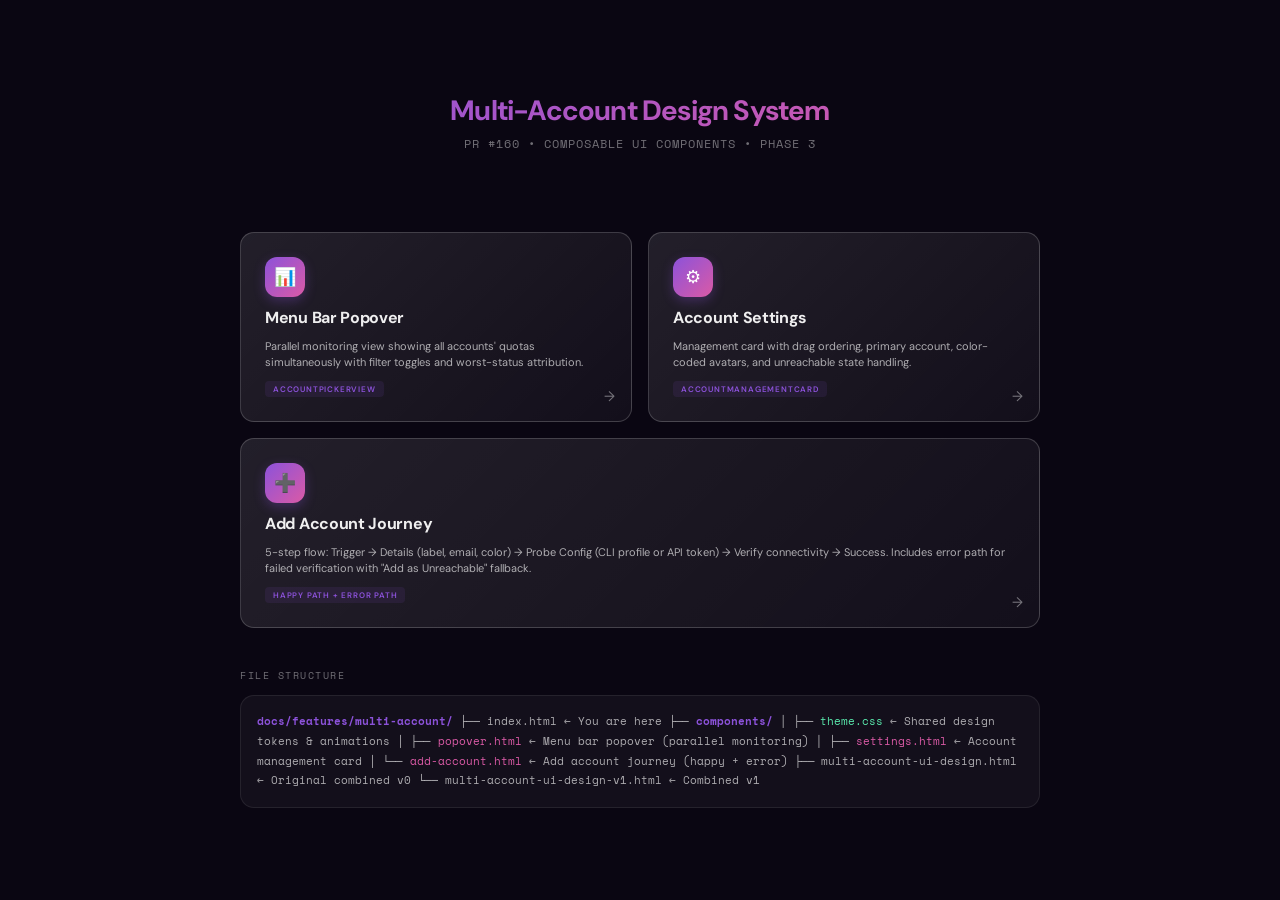
<file: docs/features/multi-account/index.html>
<!DOCTYPE html>
<html lang="en">
<head>
<meta charset="UTF-8">
<meta name="viewport" content="width=device-width, initial-scale=1.0">
<title>TouchQuota — Multi-Account Design System</title>
<link href="https://fonts.googleapis.com/css2?family=DM+Sans:ital,opsz,wght@0,9..40,300;0,9..40,400;0,9..40,500;0,9..40,600;0,9..40,700&family=Space+Mono:wght@400;700&display=swap" rel="stylesheet">
<link rel="stylesheet" href="components/theme.css">
<style>
  body { align-items: center; }

  .index-wrapper {
    max-width: 800px;
    width: 100%;
    display: flex;
    flex-direction: column;
    gap: 40px;
  }

  /* ── Component cards ── */
  .component-grid {
    display: grid;
    grid-template-columns: 1fr 1fr;
    gap: 16px;
  }

  .component-card {
    border-radius: var(--card-radius);
    background: linear-gradient(135deg, rgba(255,255,255,0.10), rgba(255,255,255,0.04));
    border: 1px solid var(--card-border);
    padding: 24px;
    text-decoration: none;
    color: inherit;
    transition: all 0.2s ease;
    opacity: 0;
    animation: cardIn 0.5s ease forwards;
    display: flex;
    flex-direction: column;
    gap: 10px;
    position: relative;
    overflow: hidden;
  }
  .component-card:nth-child(1) { animation-delay: 0.2s; }
  .component-card:nth-child(2) { animation-delay: 0.3s; }
  .component-card:nth-child(3) { animation-delay: 0.4s; }

  .component-card:hover {
    transform: translateY(-4px);
    background: linear-gradient(135deg, rgba(255,255,255,0.14), rgba(255,255,255,0.06));
    border-color: rgba(140,82,218,0.4);
    box-shadow: 0 12px 30px rgba(140,82,218,0.15);
  }

  .card-icon {
    width: 40px;
    height: 40px;
    border-radius: 12px;
    background: var(--accent-gradient);
    display: flex;
    align-items: center;
    justify-content: center;
    font-size: 18px;
    color: white;
    box-shadow: 0 4px 12px rgba(140,82,218,0.3);
  }

  .card-title {
    font-size: 16px;
    font-weight: 700;
    letter-spacing: -0.3px;
  }

  .card-desc {
    font-size: 11px;
    color: var(--text-secondary);
    line-height: 1.5;
  }

  .card-tag {
    display: inline-flex;
    align-items: center;
    gap: 4px;
    font-size: 8px;
    font-weight: 600;
    letter-spacing: 0.8px;
    text-transform: uppercase;
    color: var(--accent-purple);
    background: rgba(140,82,218,0.1);
    padding: 3px 8px;
    border-radius: 4px;
    align-self: flex-start;
  }

  .card-arrow {
    position: absolute;
    bottom: 16px;
    right: 16px;
    font-size: 14px;
    color: var(--text-tertiary);
    transition: all 0.2s ease;
  }
  .component-card:hover .card-arrow {
    color: var(--accent-purple);
    transform: translateX(3px);
  }

  /* ── Full width card ── */
  .component-card.full {
    grid-column: 1 / -1;
  }

  /* ── File structure ── */
  .file-tree {
    opacity: 0;
    animation: cardIn 0.5s ease 0.6s forwards;
  }
  .file-tree-title {
    font-family: var(--font-mono);
    font-size: 10px;
    letter-spacing: 1.5px;
    text-transform: uppercase;
    color: var(--text-tertiary);
    margin-bottom: 12px;
  }
  .tree {
    font-family: var(--font-mono);
    font-size: 11px;
    color: var(--text-secondary);
    line-height: 1.8;
    padding: 16px;
    border-radius: var(--card-radius);
    background: rgba(255,255,255,0.04);
    border: 1px solid rgba(255,255,255,0.08);
  }
  .tree .dir { color: var(--accent-purple); font-weight: 600; }
  .tree .file { color: var(--text-secondary); }
  .tree .shared { color: var(--status-healthy); }
  .tree .new { color: var(--accent-pink); }
</style>
</head>
<body>

<div class="index-wrapper">

  <div class="page-title-block">
    <div class="page-title">Multi-Account Design System</div>
    <div class="page-subtitle">PR #160 &bull; COMPOSABLE UI COMPONENTS &bull; PHASE 3</div>
  </div>

  <div class="component-grid">

    <a href="components/popover.html" class="component-card">
      <div class="card-icon">📊</div>
      <div class="card-title">Menu Bar Popover</div>
      <div class="card-desc">
        Parallel monitoring view showing all accounts' quotas simultaneously with filter toggles and worst-status attribution.
      </div>
      <span class="card-tag">AccountPickerView</span>
      <span class="card-arrow">→</span>
    </a>

    <a href="components/settings.html" class="component-card">
      <div class="card-icon">⚙</div>
      <div class="card-title">Account Settings</div>
      <div class="card-desc">
        Management card with drag ordering, primary account, color-coded avatars, and unreachable state handling.
      </div>
      <span class="card-tag">AccountManagementCard</span>
      <span class="card-arrow">→</span>
    </a>

    <a href="components/add-account.html" class="component-card full">
      <div class="card-icon">➕</div>
      <div class="card-title">Add Account Journey</div>
      <div class="card-desc">
        5-step flow: Trigger → Details (label, email, color) → Probe Config (CLI profile or API token) → Verify connectivity → Success.
        Includes error path for failed verification with "Add as Unreachable" fallback.
      </div>
      <span class="card-tag">Happy Path + Error Path</span>
      <span class="card-arrow">→</span>
    </a>

  </div>

  <!-- File structure -->
  <div class="file-tree">
    <div class="file-tree-title">File Structure</div>
    <div class="tree">
<span class="dir">docs/features/multi-account/</span>
├── <span class="file">index.html</span>              ← You are here
├── <span class="dir">components/</span>
│   ├── <span class="shared">theme.css</span>           ← Shared design tokens &amp; animations
│   ├── <span class="new">popover.html</span>        ← Menu bar popover (parallel monitoring)
│   ├── <span class="new">settings.html</span>       ← Account management card
│   └── <span class="new">add-account.html</span>    ← Add account journey (happy + error)
├── <span class="file">multi-account-ui-design.html</span>      ← Original combined v0
└── <span class="file">multi-account-ui-design-v1.html</span>   ← Combined v1
    </div>
  </div>

</div>

</body>
</html>
</file>
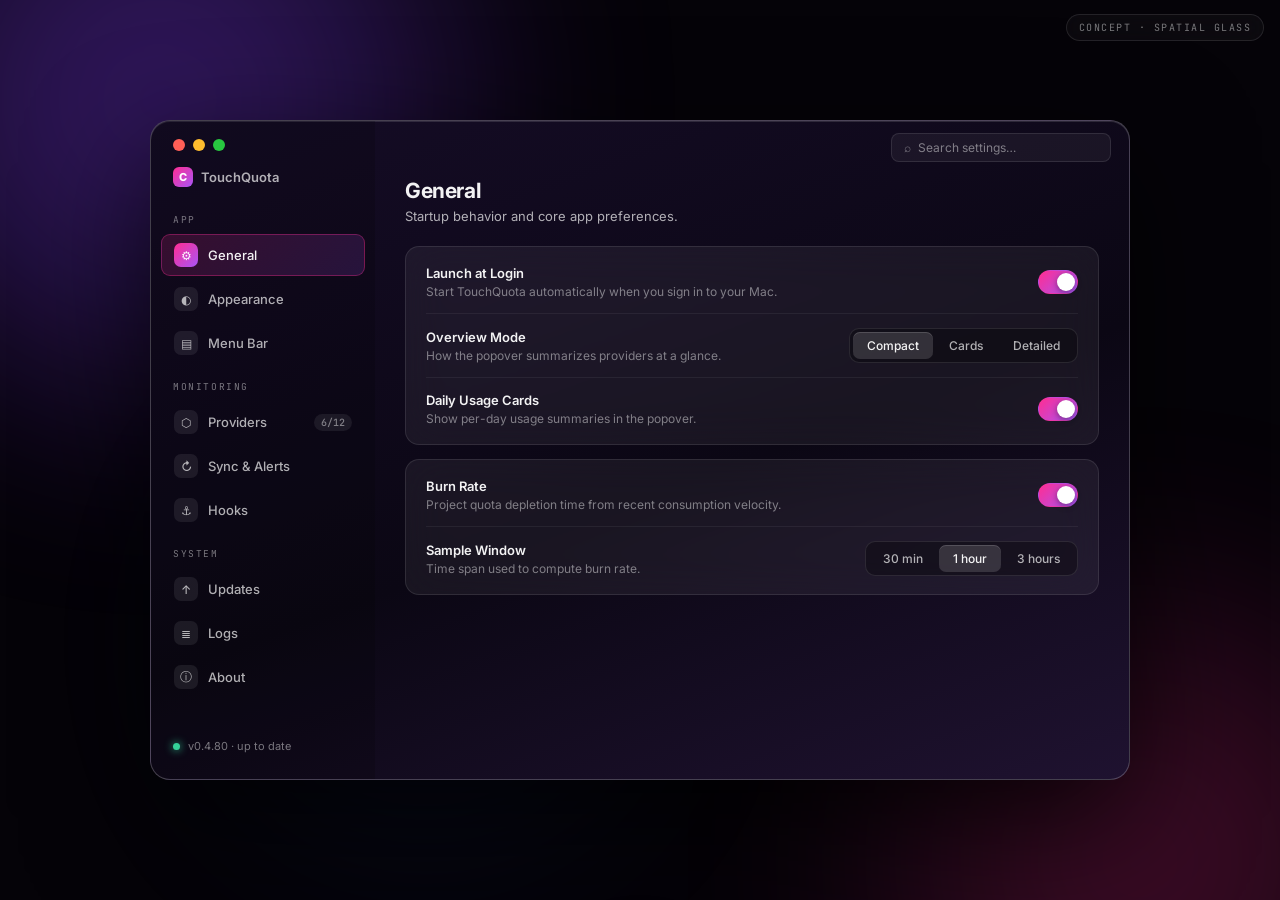
<file: design-concept/touchquota-settings-spatial-glass.html>
<!DOCTYPE html>
<html lang="en">
<head>
<meta charset="UTF-8">
<meta name="viewport" content="width=device-width, initial-scale=1.0">
<title>TouchQuota Settings — Spatial Glass Concept</title>
<link rel="preconnect" href="https://fonts.googleapis.com">
<link rel="preconnect" href="https://fonts.gstatic.com" crossorigin>
<link href="https://fonts.googleapis.com/css2?family=Inter:wght@400;500;600;700;800&family=JetBrains+Mono:wght@400;500;600&display=swap" rel="stylesheet">
<style>
  :root {
    --void-1: #0b0714;
    --void-2: #150c26;
    --void-3: #1f1230;
    --glass: rgba(255,255,255,0.06);
    --glass-hover: rgba(255,255,255,0.10);
    --glass-active: rgba(255,255,255,0.14);
    --border: rgba(255,255,255,0.10);
    --border-strong: rgba(255,255,255,0.22);
    --text-1: rgba(255,255,255,0.95);
    --text-2: rgba(255,255,255,0.68);
    --text-3: rgba(255,255,255,0.45);
    --pink: #ff2d92;
    --purple: #a855f7;
    --violet: #7c3aed;
    --green: #34d399;
    --amber: #fbbf24;
    --red: #f87171;
    --accent-grad: linear-gradient(135deg, #ff2d92, #a855f7);
    --radius: 14px;
    --radius-sm: 9px;
  }
  * { margin: 0; padding: 0; box-sizing: border-box; }
  html, body { height: 100%; }
  body {
    font-family: 'Inter', -apple-system, BlinkMacSystemFont, sans-serif;
    background: #050308;
    color: var(--text-1);
    display: flex;
    align-items: center;
    justify-content: center;
    min-height: 100vh;
    overflow: hidden;
    -webkit-font-smoothing: antialiased;
  }

  /* Ambient desktop orbs behind the window */
  .orb { position: fixed; border-radius: 50%; filter: blur(120px); opacity: 0.35; pointer-events: none; }
  .orb-1 { width: 560px; height: 560px; background: #7c3aed; top: -180px; left: -120px; }
  .orb-2 { width: 480px; height: 480px; background: #ff2d92; bottom: -200px; right: -100px; opacity: 0.22; }
  .orb-3 { width: 340px; height: 340px; background: #2563eb; bottom: 10%; left: 20%; opacity: 0.15; }

  .concept-badge {
    position: fixed; top: 14px; right: 16px; z-index: 99;
    font-family: 'JetBrains Mono', monospace; font-size: 10px; letter-spacing: 1.5px;
    color: var(--text-3); text-transform: uppercase;
    border: 1px solid var(--border); border-radius: 20px; padding: 6px 12px;
    background: rgba(255,255,255,0.03); backdrop-filter: blur(10px);
  }

  /* ============ WINDOW ============ */
  .window {
    width: 980px; height: 660px; max-width: 96vw; max-height: 92vh;
    border-radius: 20px;
    background: linear-gradient(160deg, var(--void-2) 0%, var(--void-1) 55%, var(--void-3) 100%);
    border: 1px solid var(--border-strong);
    box-shadow: 0 40px 120px rgba(0,0,0,0.75), inset 0 1px 0 rgba(255,255,255,0.12);
    display: flex; flex-direction: column;
    overflow: hidden;
    position: relative; z-index: 2;
  }

  /* Seamless chrome — no titlebar strip, no divider. The sidebar runs the full
     window height and hosts the traffic lights; content flows to the top edge
     with the search field riding level with them (Murmur RootView pattern). */
  .traffic { display: flex; gap: 8px; }
  .traffic span { width: 12px; height: 12px; border-radius: 50%; display: block; }
  .t-close { background: #ff5f57; } .t-min { background: #febc2e; } .t-zoom { background: #28c840; }

  .sidebar-chrome {
    display: flex; align-items: center; gap: 12px;
    padding: 18px 12px 14px;
    -webkit-user-select: none; user-select: none;
  }
  .sidebar-title { font-size: 13px; font-weight: 600; color: var(--text-2); display: flex; align-items: center; gap: 8px; }
  .sidebar-title .logo {
    width: 20px; height: 20px; border-radius: 6px; background: var(--accent-grad);
    display: inline-flex; align-items: center; justify-content: center;
    font-size: 11px; font-weight: 800; color: white;
  }

  .content-top {
    display: flex; align-items: center; justify-content: flex-end;
    padding: 12px 18px 0;
    -webkit-user-select: none; user-select: none;
  }
  .titlebar-search {
    display: flex; align-items: center; gap: 7px;
    background: rgba(255,255,255,0.05); border: 1px solid var(--border);
    border-radius: 8px; padding: 6px 12px; width: 220px;
    color: var(--text-3); font-size: 12px;
  }
  .titlebar-search input { background: none; border: none; outline: none; color: var(--text-1); font-size: 12px; width: 100%; font-family: inherit; }
  .titlebar-search input::placeholder { color: var(--text-3); }

  .body-row { flex: 1; display: flex; min-height: 0; }

  /* ============ SIDEBAR ============ */
  .sidebar {
    width: 224px; flex-shrink: 0;
    padding: 0 10px 14px;
    display: flex; flex-direction: column; gap: 2px;
    background: rgba(0,0,0,0.18);
    overflow-y: auto;
  }
  .content-col { flex: 1; display: flex; flex-direction: column; min-width: 0; }
  .side-label {
    font-family: 'JetBrains Mono', monospace; font-size: 9.5px; letter-spacing: 1.6px;
    text-transform: uppercase; color: var(--text-3);
    padding: 14px 12px 6px;
  }
  .side-label:first-child { padding-top: 4px; }
  .nav-item {
    display: flex; align-items: center; gap: 10px;
    padding: 8px 12px; border-radius: var(--radius-sm);
    font-size: 13px; font-weight: 500; color: var(--text-2);
    cursor: pointer; border: 1px solid transparent;
    transition: all 0.15s ease;
  }
  .nav-item:hover { background: var(--glass-hover); color: var(--text-1); }
  .nav-item.active {
    background: linear-gradient(135deg, rgba(255,45,146,0.16), rgba(168,85,247,0.16));
    border-color: rgba(255,45,146,0.35);
    color: var(--text-1);
  }
  .nav-icon {
    width: 24px; height: 24px; border-radius: 7px; flex-shrink: 0;
    display: flex; align-items: center; justify-content: center; font-size: 12px;
    background: rgba(255,255,255,0.08);
  }
  .nav-item.active .nav-icon { background: var(--accent-grad); }
  .nav-count {
    margin-left: auto; font-family: 'JetBrains Mono', monospace;
    font-size: 10px; color: var(--text-3);
    background: rgba(255,255,255,0.07); border-radius: 10px; padding: 2px 7px;
  }
  .sidebar-footer {
    margin-top: auto; padding: 12px;
    font-size: 11px; color: var(--text-3);
    display: flex; align-items: center; gap: 8px;
  }
  .version-dot { width: 7px; height: 7px; border-radius: 50%; background: var(--green); box-shadow: 0 0 8px var(--green); }

  /* ============ CONTENT ============ */
  .content { flex: 1; overflow-y: auto; padding: 16px 30px 40px; scroll-behavior: smooth; }
  .content::-webkit-scrollbar { width: 8px; }
  .content::-webkit-scrollbar-thumb { background: rgba(255,255,255,0.12); border-radius: 4px; }
  .content::-webkit-scrollbar-track { background: transparent; }

  .pane { display: none; animation: fadeUp 0.25s ease; }
  .pane.active { display: block; }
  @keyframes fadeUp { from { opacity: 0; transform: translateY(8px); } to { opacity: 1; transform: none; } }

  .pane-title { font-size: 21px; font-weight: 700; letter-spacing: -0.4px; }
  .pane-sub { font-size: 13px; color: var(--text-2); margin: 5px 0 22px; }

  .card {
    background: var(--glass);
    border: 1px solid var(--border);
    border-radius: var(--radius);
    padding: 18px 20px;
    margin-bottom: 14px;
    backdrop-filter: blur(20px);
  }
  .card-title { font-size: 13px; font-weight: 600; margin-bottom: 3px; }
  .card-desc { font-size: 12px; color: var(--text-3); }
  .row { display: flex; align-items: center; justify-content: space-between; gap: 16px; }
  .row + .row { margin-top: 14px; padding-top: 14px; border-top: 1px solid rgba(255,255,255,0.06); }

  /* Toggle */
  .toggle {
    width: 40px; height: 24px; border-radius: 12px; flex-shrink: 0;
    background: rgba(255,255,255,0.14); cursor: pointer; position: relative;
    transition: background 0.2s ease; border: 1px solid var(--border);
  }
  .toggle::after {
    content: ''; position: absolute; top: 2px; left: 2px;
    width: 18px; height: 18px; border-radius: 50%; background: white;
    transition: transform 0.2s ease;
    box-shadow: 0 2px 6px rgba(0,0,0,0.4);
  }
  .toggle.on { background: var(--accent-grad); border-color: transparent; }
  .toggle.on::after { transform: translateX(16px); }

  /* Segmented control */
  .segment {
    display: inline-flex; background: rgba(0,0,0,0.3); border: 1px solid var(--border);
    border-radius: 10px; padding: 3px; gap: 2px;
  }
  .segment button {
    border: none; background: none; color: var(--text-2);
    font-family: inherit; font-size: 12px; font-weight: 500;
    padding: 6px 14px; border-radius: 7px; cursor: pointer;
    transition: all 0.15s ease;
  }
  .segment button.sel { background: var(--glass-active); color: var(--text-1); box-shadow: inset 0 1px 0 rgba(255,255,255,0.15); }

  select, .text-field {
    background: rgba(0,0,0,0.3); border: 1px solid var(--border);
    color: var(--text-1); font-family: inherit; font-size: 12px;
    border-radius: 8px; padding: 7px 12px; outline: none;
  }
  .text-field { font-family: 'JetBrains Mono', monospace; width: 300px; }
  .text-field::placeholder { color: var(--text-3); }

  .btn {
    background: var(--glass-hover); border: 1px solid var(--border-strong);
    color: var(--text-1); font-family: inherit; font-size: 12px; font-weight: 600;
    border-radius: 8px; padding: 7px 16px; cursor: pointer; transition: all 0.15s ease;
  }
  .btn:hover { background: var(--glass-active); }
  .btn.primary { background: var(--accent-grad); border: none; box-shadow: 0 4px 18px rgba(255,45,146,0.35); }
  .btn.ghost { background: transparent; border-color: var(--border); color: var(--text-2); }

  /* Theme picker */
  .theme-grid { display: grid; grid-template-columns: repeat(4, 1fr); gap: 12px; margin-top: 14px; }
  .theme-tile {
    border-radius: 12px; border: 2px solid var(--border);
    overflow: hidden; cursor: pointer; transition: all 0.15s ease;
  }
  .theme-tile:hover { transform: translateY(-2px); }
  .theme-tile.sel { border-color: var(--pink); box-shadow: 0 0 0 3px rgba(255,45,146,0.25); }
  .theme-swatch { height: 58px; position: relative; }
  .theme-swatch .mini-bar { position: absolute; left: 8px; right: 8px; bottom: 8px; height: 5px; border-radius: 3px; }
  .theme-name { font-size: 11px; font-weight: 600; padding: 7px 10px; background: rgba(0,0,0,0.25); display: flex; justify-content: space-between; align-items: center; }
  .theme-name .check { color: var(--pink); opacity: 0; }
  .theme-tile.sel .theme-name .check { opacity: 1; }
  .sw-dark { background: linear-gradient(135deg, #1f1230, #3b1d54); }
  .sw-light { background: linear-gradient(135deg, #f1e8ff, #ffe3f1); }
  .sw-cli { background: #0a0f0a; }
  .sw-xmas { background: linear-gradient(135deg, #16341f, #58141c); }

  /* Provider list */
  .provider-list { display: flex; flex-direction: column; gap: 8px; }
  .provider-row {
    display: flex; align-items: center; gap: 14px;
    background: var(--glass); border: 1px solid var(--border);
    border-radius: var(--radius-sm); padding: 12px 16px;
    cursor: pointer; transition: all 0.15s ease;
  }
  .provider-row:hover { background: var(--glass-hover); border-color: var(--border-strong); }
  .provider-row.disabled { opacity: 0.45; }
  .p-icon {
    width: 34px; height: 34px; border-radius: 9px; flex-shrink: 0;
    display: flex; align-items: center; justify-content: center;
    font-weight: 800; font-size: 14px; color: white;
  }
  .p-meta { flex: 1; min-width: 0; }
  .p-name { font-size: 13px; font-weight: 600; }
  .p-status { font-size: 11px; color: var(--text-3); font-family: 'JetBrains Mono', monospace; margin-top: 2px; }
  .p-quota { text-align: right; margin-right: 6px; }
  .p-quota-pct { font-family: 'JetBrains Mono', monospace; font-size: 13px; font-weight: 600; }
  .p-quota-bar { width: 90px; height: 4px; border-radius: 2px; background: rgba(255,255,255,0.12); margin-top: 5px; overflow: hidden; }
  .p-quota-fill { height: 100%; border-radius: 2px; }
  .chev { color: var(--text-3); font-size: 14px; }
  .cfg-badge {
    font-family: 'JetBrains Mono', monospace; font-size: 9px; letter-spacing: 0.8px;
    color: var(--purple); border: 1px solid rgba(168,85,247,0.4);
    padding: 2px 7px; border-radius: 8px; text-transform: uppercase;
  }

  /* Provider detail */
  .back-link {
    display: inline-flex; align-items: center; gap: 6px;
    font-size: 12px; font-weight: 600; color: var(--text-2); cursor: pointer;
    margin-bottom: 16px; padding: 5px 10px; border-radius: 7px;
  }
  .back-link:hover { background: var(--glass-hover); color: var(--text-1); }
  .detail-head { display: flex; align-items: center; gap: 14px; margin-bottom: 22px; }
  .detail-head .p-icon { width: 46px; height: 46px; border-radius: 12px; font-size: 19px; }
  .detail-head h2 { font-size: 19px; font-weight: 700; }
  .detail-head .p-status { margin-top: 3px; }

  .field-label { font-size: 12px; font-weight: 600; margin-bottom: 6px; display: block; }
  .field-hint { font-size: 11px; color: var(--text-3); margin-top: 5px; }
  .mono { font-family: 'JetBrains Mono', monospace; }

  .status-chip {
    display: inline-flex; align-items: center; gap: 6px;
    font-size: 11px; font-weight: 600; padding: 4px 10px; border-radius: 20px;
  }
  .chip-ok { background: rgba(52,211,153,0.12); color: var(--green); border: 1px solid rgba(52,211,153,0.3); }
  .chip-warn { background: rgba(251,191,36,0.12); color: var(--amber); border: 1px solid rgba(251,191,36,0.3); }
  .chip-dot { width: 6px; height: 6px; border-radius: 50%; background: currentColor; box-shadow: 0 0 6px currentColor; }

  /* About */
  .about-hero { text-align: center; padding: 30px 0 24px; }
  .about-logo {
    width: 76px; height: 76px; border-radius: 20px; background: var(--accent-grad);
    display: inline-flex; align-items: center; justify-content: center;
    font-size: 34px; font-weight: 800; color: white;
    box-shadow: 0 12px 40px rgba(255,45,146,0.4);
    margin-bottom: 14px;
  }
  .about-hero h2 { font-size: 22px; font-weight: 800; letter-spacing: -0.5px; }
  .about-hero .mono { color: var(--text-3); font-size: 12px; margin-top: 5px; }
  .link-row { display: flex; gap: 10px; justify-content: center; margin-top: 18px; }

  .toast {
    position: fixed; bottom: 26px; left: 50%; transform: translateX(-50%) translateY(80px);
    background: rgba(20,12,36,0.92); border: 1px solid var(--border-strong);
    backdrop-filter: blur(20px); border-radius: 12px; padding: 11px 20px;
    font-size: 13px; font-weight: 500; z-index: 100;
    transition: transform 0.3s cubic-bezier(0.34,1.56,0.64,1); pointer-events: none;
    box-shadow: 0 12px 40px rgba(0,0,0,0.6);
  }
  .toast.show { transform: translateX(-50%) translateY(0); }
  .toast .accent { color: var(--pink); font-weight: 700; }

  @media (max-width: 800px) {
    .window { width: 100vw; height: 100vh; max-width: none; max-height: none; border-radius: 0; }
    .sidebar { width: 64px; }
    .nav-item span.nav-text, .nav-count, .side-label, .sidebar-footer, .titlebar-search { display: none; }
    .theme-grid { grid-template-columns: repeat(2, 1fr); }
  }
</style>
</head>
<body>

<div class="orb orb-1"></div><div class="orb orb-2"></div><div class="orb orb-3"></div>
<div class="concept-badge">Concept · Spatial Glass</div>

<div class="window">
  <div class="body-row">
    <!-- SIDEBAR (full height, hosts window chrome) -->
    <nav class="sidebar">
      <div class="sidebar-chrome">
        <div class="traffic"><span class="t-close"></span><span class="t-min"></span><span class="t-zoom"></span></div>
      </div>
      <div class="sidebar-title" style="padding: 0 12px 10px;"><span class="logo">C</span> TouchQuota</div>
      <div class="side-label">App</div>
      <div class="nav-item active" data-pane="general" onclick="go('general', this)"><span class="nav-icon">⚙︎</span><span class="nav-text">General</span></div>
      <div class="nav-item" data-pane="appearance" onclick="go('appearance', this)"><span class="nav-icon">◐</span><span class="nav-text">Appearance</span></div>
      <div class="nav-item" data-pane="menubar" onclick="go('menubar', this)"><span class="nav-icon">▤</span><span class="nav-text">Menu Bar</span></div>

      <div class="side-label">Monitoring</div>
      <div class="nav-item" data-pane="providers" onclick="go('providers', this)"><span class="nav-icon">⬡</span><span class="nav-text">Providers</span><span class="nav-count">6/12</span></div>
      <div class="nav-item" data-pane="sync" onclick="go('sync', this)"><span class="nav-icon">↻</span><span class="nav-text">Sync &amp; Alerts</span></div>
      <div class="nav-item" data-pane="hooks" onclick="go('hooks', this)"><span class="nav-icon">⚓︎</span><span class="nav-text">Hooks</span></div>

      <div class="side-label">System</div>
      <div class="nav-item" data-pane="updates" onclick="go('updates', this)"><span class="nav-icon">↑</span><span class="nav-text">Updates</span></div>
      <div class="nav-item" data-pane="logs" onclick="go('logs', this)"><span class="nav-icon">≣</span><span class="nav-text">Logs</span></div>
      <div class="nav-item" data-pane="about" onclick="go('about', this)"><span class="nav-icon">ⓘ</span><span class="nav-text">About</span></div>

      <div class="sidebar-footer"><span class="version-dot"></span> v0.4.80 · up to date</div>
    </nav>

    <!-- CONTENT -->
    <div class="content-col">
      <div class="content-top">
        <div class="titlebar-search">⌕ <input placeholder="Search settings…" oninput="toast('Search filters sections as you type')"></div>
      </div>
      <main class="content" id="content">

      <!-- GENERAL -->
      <section class="pane active" id="pane-general">
        <h1 class="pane-title">General</h1>
        <p class="pane-sub">Startup behavior and core app preferences.</p>
        <div class="card">
          <div class="row">
            <div><div class="card-title">Launch at Login</div><div class="card-desc">Start TouchQuota automatically when you sign in to your Mac.</div></div>
            <div class="toggle on" onclick="flip(this)"></div>
          </div>
          <div class="row">
            <div><div class="card-title">Overview Mode</div><div class="card-desc">How the popover summarizes providers at a glance.</div></div>
            <div class="segment">
              <button class="sel" onclick="seg(this)">Compact</button><button onclick="seg(this)">Cards</button><button onclick="seg(this)">Detailed</button>
            </div>
          </div>
          <div class="row">
            <div><div class="card-title">Daily Usage Cards</div><div class="card-desc">Show per-day usage summaries in the popover.</div></div>
            <div class="toggle on" onclick="flip(this)"></div>
          </div>
        </div>
        <div class="card">
          <div class="row">
            <div><div class="card-title">Burn Rate</div><div class="card-desc">Project quota depletion time from recent consumption velocity.</div></div>
            <div class="toggle on" onclick="flip(this)"></div>
          </div>
          <div class="row">
            <div><div class="card-title">Sample Window</div><div class="card-desc">Time span used to compute burn rate.</div></div>
            <div class="segment"><button onclick="seg(this)">30 min</button><button class="sel" onclick="seg(this)">1 hour</button><button onclick="seg(this)">3 hours</button></div>
          </div>
        </div>
      </section>

      <!-- APPEARANCE -->
      <section class="pane" id="pane-appearance">
        <h1 class="pane-title">Appearance</h1>
        <p class="pane-sub">Themes are live-previewed across the popover and this window.</p>
        <div class="card">
          <div class="card-title">Theme</div>
          <div class="card-desc">Pick a built-in theme, or import a custom one.</div>
          <div class="theme-grid">
            <div class="theme-tile sel" onclick="pickTheme(this,'Dark')">
              <div class="theme-swatch sw-dark"><div class="mini-bar" style="background:linear-gradient(90deg,#ff2d92,#a855f7)"></div></div>
              <div class="theme-name">Dark <span class="check">✓</span></div>
            </div>
            <div class="theme-tile" onclick="pickTheme(this,'Light')">
              <div class="theme-swatch sw-light"><div class="mini-bar" style="background:linear-gradient(90deg,#d946ef,#8b5cf6)"></div></div>
              <div class="theme-name" style="color:var(--text-1)">Light <span class="check">✓</span></div>
            </div>
            <div class="theme-tile" onclick="pickTheme(this,'CLI')">
              <div class="theme-swatch sw-cli"><div class="mini-bar" style="background:#22c55e"></div><div style="position:absolute;top:8px;left:10px;font-family:'JetBrains Mono',monospace;font-size:9px;color:#22c55e">$ claude /usage_</div></div>
              <div class="theme-name">CLI <span class="check">✓</span></div>
            </div>
            <div class="theme-tile" onclick="pickTheme(this,'Christmas')">
              <div class="theme-swatch sw-xmas"><div class="mini-bar" style="background:linear-gradient(90deg,#ef4444,#22c55e)"></div><div style="position:absolute;top:6px;right:8px;font-size:11px">❄️</div></div>
              <div class="theme-name">Christmas <span class="check">✓</span></div>
            </div>
          </div>
          <div style="margin-top:16px; display:flex; gap:10px;">
            <button class="btn ghost" onclick="toast('Import a <span class=accent>.touchquotatheme</span> file')">Import Theme…</button>
            <button class="btn ghost" onclick="toast('Theme docs opened')">Create Your Own</button>
          </div>
        </div>
      </section>

      <!-- MENU BAR -->
      <section class="pane" id="pane-menubar">
        <h1 class="pane-title">Menu Bar</h1>
        <p class="pane-sub">What TouchQuota shows in the macOS status bar.</p>
        <div class="card">
          <div class="row">
            <div><div class="card-title">Display Mode</div><div class="card-desc">Icon only, or icon with a live quota readout.</div></div>
            <div class="segment"><button onclick="seg(this)">Icon</button><button class="sel" onclick="seg(this)">Percentage</button><button onclick="seg(this)">Bar</button></div>
          </div>
          <div class="row">
            <div><div class="card-title">Tracked Provider</div><div class="card-desc">Which provider's quota appears in the menu bar.</div></div>
            <select onchange="toast('Menu bar now tracks <span class=accent>'+this.value+'</span>')">
              <option>Claude</option><option>Codex</option><option>Gemini</option><option>Copilot</option><option>Z.ai</option><option>Kimi</option>
            </select>
          </div>
          <div class="row">
            <div><div class="card-title">Tracked Quota</div><div class="card-desc">Session, weekly, or the lowest remaining quota.</div></div>
            <div class="segment"><button onclick="seg(this)">Session</button><button onclick="seg(this)">Weekly</button><button class="sel" onclick="seg(this)">Lowest</button></div>
          </div>
        </div>
        <div class="card" style="display:flex; align-items:center; gap:16px;">
          <div style="flex:1"><div class="card-title">Live Preview</div><div class="card-desc">Your menu bar, right now.</div></div>
          <div style="background:rgba(0,0,0,0.5); border:1px solid var(--border); border-radius:8px; padding:6px 14px; display:flex; align-items:center; gap:10px; font-size:12px;">
            <span style="color:var(--text-3)">◐ ⌥ 🔋</span>
            <span style="background:var(--accent-grad); -webkit-background-clip:text; background-clip:text; color:transparent; font-weight:700" class="mono">C 62%</span>
            <span style="color:var(--text-3)" class="mono">Thu 21:34</span>
          </div>
        </div>
      </section>

      <!-- PROVIDERS -->
      <section class="pane" id="pane-providers">
        <div id="provider-list-view">
          <h1 class="pane-title">Providers</h1>
          <p class="pane-sub">Enable the assistants you use. Click a provider to configure probes and credentials.</p>
          <div class="provider-list">
            <div class="provider-row" onclick="openDetail()">
              <div class="p-icon" style="background:#d97706">C</div>
              <div class="p-meta"><div class="p-name">Claude</div><div class="p-status">CLI probe · last sync 2 min ago</div></div>
              <span class="cfg-badge">config</span>
              <div class="p-quota"><div class="p-quota-pct" style="color:var(--green)">62%</div><div class="p-quota-bar"><div class="p-quota-fill" style="width:62%;background:var(--green)"></div></div></div>
              <div class="toggle on" onclick="event.stopPropagation();flip(this)"></div>
              <span class="chev">›</span>
            </div>
            <div class="provider-row" onclick="toast('Codex configuration')">
              <div class="p-icon" style="background:#0ea5e9">⌘</div>
              <div class="p-meta"><div class="p-name">Codex</div><div class="p-status">RPC probe · last sync 5 min ago</div></div>
              <span class="cfg-badge">config</span>
              <div class="p-quota"><div class="p-quota-pct" style="color:var(--amber)">31%</div><div class="p-quota-bar"><div class="p-quota-fill" style="width:31%;background:var(--amber)"></div></div></div>
              <div class="toggle on" onclick="event.stopPropagation();flip(this)"></div>
              <span class="chev">›</span>
            </div>
            <div class="provider-row" onclick="toast('Gemini has no extra configuration')">
              <div class="p-icon" style="background:linear-gradient(135deg,#4285f4,#9b72cb)">G</div>
              <div class="p-meta"><div class="p-name">Gemini</div><div class="p-status">CLI probe · last sync 12 min ago</div></div>
              <div class="p-quota"><div class="p-quota-pct" style="color:var(--green)">88%</div><div class="p-quota-bar"><div class="p-quota-fill" style="width:88%;background:var(--green)"></div></div></div>
              <div class="toggle on" onclick="event.stopPropagation();flip(this)"></div>
              <span class="chev">›</span>
            </div>
            <div class="provider-row" onclick="toast('Copilot configuration')">
              <div class="p-icon" style="background:#333">🐙</div>
              <div class="p-meta"><div class="p-name">GitHub Copilot</div><div class="p-status">API probe · token OK</div></div>
              <span class="cfg-badge">config</span>
              <div class="p-quota"><div class="p-quota-pct" style="color:var(--red)">9%</div><div class="p-quota-bar"><div class="p-quota-fill" style="width:9%;background:var(--red)"></div></div></div>
              <div class="toggle on" onclick="event.stopPropagation();flip(this)"></div>
              <span class="chev">›</span>
            </div>
            <div class="provider-row" onclick="toast('Z.ai configuration')">
              <div class="p-icon" style="background:#6d28d9">Z</div>
              <div class="p-meta"><div class="p-name">Z.ai</div><div class="p-status">API probe · env GLM_AUTH</div></div>
              <span class="cfg-badge">config</span>
              <div class="p-quota"><div class="p-quota-pct" style="color:var(--green)">74%</div><div class="p-quota-bar"><div class="p-quota-fill" style="width:74%;background:var(--green)"></div></div></div>
              <div class="toggle on" onclick="event.stopPropagation();flip(this)"></div>
              <span class="chev">›</span>
            </div>
            <div class="provider-row" onclick="toast('Kimi configuration')">
              <div class="p-icon" style="background:#0f766e">K</div>
              <div class="p-meta"><div class="p-name">Kimi</div><div class="p-status">API probe · cookie auth</div></div>
              <span class="cfg-badge">config</span>
              <div class="p-quota"><div class="p-quota-pct" style="color:var(--green)">95%</div><div class="p-quota-bar"><div class="p-quota-fill" style="width:95%;background:var(--green)"></div></div></div>
              <div class="toggle on" onclick="event.stopPropagation();flip(this)"></div>
              <span class="chev">›</span>
            </div>
            <div class="provider-row disabled" onclick="toast('Enable Bedrock to configure AWS profiles')">
              <div class="p-icon" style="background:#f59e0b">▲</div>
              <div class="p-meta"><div class="p-name">AWS Bedrock</div><div class="p-status">disabled</div></div>
              <span class="cfg-badge">config</span>
              <div class="toggle" onclick="event.stopPropagation();flip(this)"></div>
              <span class="chev">›</span>
            </div>
            <div class="provider-row disabled" onclick="toast('Enable MiniMax to configure its API key')">
              <div class="p-icon" style="background:#e11d48">M</div>
              <div class="p-meta"><div class="p-name">MiniMax</div><div class="p-status">disabled</div></div>
              <span class="cfg-badge">config</span>
              <div class="toggle" onclick="event.stopPropagation();flip(this)"></div>
              <span class="chev">›</span>
            </div>
            <div class="provider-row disabled" onclick="toast('Antigravity requires the app running locally')">
              <div class="p-icon" style="background:#1e40af">A</div>
              <div class="p-meta"><div class="p-name">Antigravity</div><div class="p-status">disabled</div></div>
              <div class="toggle" onclick="event.stopPropagation();flip(this)"></div>
              <span class="chev">›</span>
            </div>
            <div class="provider-row disabled" onclick="toast('Grok probe uses the grok CLI')">
              <div class="p-icon" style="background:#111">𝕏</div>
              <div class="p-meta"><div class="p-name">Grok</div><div class="p-status">disabled</div></div>
              <div class="toggle" onclick="event.stopPropagation();flip(this)"></div>
              <span class="chev">›</span>
            </div>
          </div>
        </div>

        <!-- PROVIDER DETAIL (Claude) -->
        <div id="provider-detail-view" style="display:none">
          <div class="back-link" onclick="closeDetail()">‹ All Providers</div>
          <div class="detail-head">
            <div class="p-icon" style="background:#d97706">C</div>
            <div>
              <h2>Claude</h2>
              <div class="p-status">probing <span class="mono">claude /usage</span> every 5 min</div>
            </div>
            <div style="margin-left:auto"><span class="status-chip chip-ok"><span class="chip-dot"></span> Connected</span></div>
          </div>
          <div class="card">
            <div class="row">
              <div><div class="card-title">Probe Mode</div><div class="card-desc">CLI shells out to <span class="mono">claude /usage</span>; API reads OAuth usage endpoints.</div></div>
              <div class="segment"><button class="sel" onclick="seg(this)">CLI</button><button onclick="seg(this)">API</button></div>
            </div>
            <div class="row">
              <div><div class="card-title">CLI Path</div><div class="card-desc">Auto-detected. Override if you use a custom install.</div></div>
              <input class="text-field" value="~/.local/bin/claude" onchange="toast('CLI path saved')">
            </div>
            <div class="row">
              <div><div class="card-title">Accounts</div><div class="card-desc">Monitor multiple Claude accounts and switch between them.</div></div>
              <button class="btn ghost" onclick="toast('Account manager opened')">Manage 2 Accounts</button>
            </div>
          </div>
          <div class="card">
            <div class="row">
              <div><div class="card-title">Test Probe</div><div class="card-desc">Run the probe once and show the raw result.</div></div>
              <button class="btn primary" onclick="toast('Probe OK · session <span class=accent>62%</span> · weekly <span class=accent>41%</span>')">Run Test</button>
            </div>
          </div>
          <div class="card" style="border-color:rgba(251,191,36,0.25)">
            <div class="row">
              <div><div class="card-title" style="color:var(--amber)">Troubleshooting</div><div class="card-desc">Common failures: expired token → re-login · folder trust → trust in Claude CLI.</div></div>
              <button class="btn ghost" onclick="toast('Opened probe logs filtered to Claude')">View Probe Logs</button>
            </div>
          </div>
        </div>
      </section>

      <!-- SYNC -->
      <section class="pane" id="pane-sync">
        <h1 class="pane-title">Sync &amp; Alerts</h1>
        <p class="pane-sub">Background refresh cadence and status notifications.</p>
        <div class="card">
          <div class="row">
            <div><div class="card-title">Background Sync</div><div class="card-desc">Refresh quotas even while the popover is closed.</div></div>
            <div class="toggle on" onclick="flip(this)"></div>
          </div>
          <div class="row">
            <div><div class="card-title">Refresh Interval</div><div class="card-desc">More frequent syncs use more battery.</div></div>
            <div class="segment"><button onclick="seg(this)">1 min</button><button class="sel" onclick="seg(this)">5 min</button><button onclick="seg(this)">15 min</button></div>
          </div>
        </div>
        <div class="card">
          <div class="row">
            <div><div class="card-title">Status Change Notifications</div><div class="card-desc">Notify when a provider crosses healthy → warning → critical.</div></div>
            <div class="toggle on" onclick="flip(this)"></div>
          </div>
          <div class="row">
            <div><div class="card-title">Quota Reset Notifications</div><div class="card-desc">Notify when a session or weekly window resets.</div></div>
            <div class="toggle" onclick="flip(this)"></div>
          </div>
        </div>
      </section>

      <!-- HOOKS -->
      <section class="pane" id="pane-hooks">
        <h1 class="pane-title">Hooks</h1>
        <p class="pane-sub">Let Claude Code push live session events into TouchQuota.</p>
        <div class="card">
          <div class="row">
            <div><div class="card-title">Enable Hook Server</div><div class="card-desc">Local HTTP listener receiving Claude Code hook events.</div></div>
            <div class="toggle on" onclick="flip(this)"></div>
          </div>
          <div class="row">
            <div><div class="card-title">Port</div><div class="card-desc mono">http://127.0.0.1:8737/hook</div></div>
            <input class="text-field" style="width:100px" value="8737" onchange="toast('Hook port updated — restart the server to apply')">
          </div>
          <div class="row">
            <div><div class="card-title">Install into Claude Code</div><div class="card-desc">Writes the hook entry into <span class="mono">~/.claude/settings.json</span>.</div></div>
            <span class="status-chip chip-ok"><span class="chip-dot"></span> Installed</span>
          </div>
        </div>
      </section>

      <!-- UPDATES -->
      <section class="pane" id="pane-updates">
        <h1 class="pane-title">Updates</h1>
        <p class="pane-sub">Powered by Sparkle. You're on v0.4.80.</p>
        <div class="card">
          <div class="row">
            <div><div class="card-title">Automatically Check for Updates</div><div class="card-desc">Checks daily in the background.</div></div>
            <div class="toggle on" onclick="flip(this)"></div>
          </div>
          <div class="row">
            <div><div class="card-title">Automatically Download</div><div class="card-desc">Install silently on next launch.</div></div>
            <div class="toggle" onclick="flip(this)"></div>
          </div>
          <div class="row">
            <div><div class="card-title">Channel</div><div class="card-desc">Beta gets features earlier, with more rough edges.</div></div>
            <div class="segment"><button class="sel" onclick="seg(this)">Stable</button><button onclick="seg(this)">Beta</button></div>
          </div>
        </div>
        <div class="card">
          <div class="row">
            <div><div class="card-title">You're up to date</div><div class="card-desc">Last checked today at 20:12.</div></div>
            <button class="btn" onclick="toast('Checking for updates… <span class=accent>v0.4.80 is the latest</span>')">Check Now</button>
          </div>
        </div>
      </section>

      <!-- LOGS -->
      <section class="pane" id="pane-logs">
        <h1 class="pane-title">Logs</h1>
        <p class="pane-sub mono" style="font-size:11px">~/Library/Logs/TouchQuota/TouchQuota.log · rotates at 5 MB</p>
        <div class="card" style="background:rgba(0,0,0,0.45); font-family:'JetBrains Mono',monospace; font-size:11px; line-height:1.9; color:var(--text-2)">
          <div><span style="color:var(--text-3)">[2026-08-21 21:29:02]</span> <span style="color:var(--green)">[INFO]</span> [monitor] refresh cycle complete · 6 providers · 1.2s</div>
          <div><span style="color:var(--text-3)">[2026-08-21 21:29:01]</span> <span style="color:var(--green)">[INFO]</span> [probes] claude /usage → session 62% weekly 41%</div>
          <div><span style="color:var(--text-3)">[2026-08-21 21:29:01]</span> <span style="color:var(--amber)">[WARN]</span> [probes] copilot quota below 10% — status → critical</div>
          <div><span style="color:var(--text-3)">[2026-08-21 21:29:00]</span> <span style="color:var(--green)">[INFO]</span> [network] GET z.ai/usage → 200 (312ms)</div>
          <div><span style="color:var(--text-3)">[2026-08-21 21:24:02]</span> <span style="color:var(--green)">[INFO]</span> [notifications] posted: Copilot entered critical</div>
        </div>
        <div style="display:flex; gap:10px;">
          <button class="btn" onclick="toast('Logs folder opened in Finder')">Open Logs Folder</button>
          <button class="btn ghost" onclick="toast('Log copied — attach it to a GitHub issue')">Copy for Bug Report</button>
        </div>
      </section>

      <!-- ABOUT -->
      <section class="pane" id="pane-about">
        <div class="about-hero">
          <div class="about-logo">C</div>
          <h2>TouchQuota</h2>
          <div class="mono">v0.4.80 (480) · macOS 15+</div>
          <p style="font-size:13px; color:var(--text-2); max-width:400px; margin:14px auto 0;">
            One menu bar for every AI coding assistant quota — Claude, Codex, Gemini, Copilot and nine more.
          </p>
          <div class="link-row">
            <button class="btn" onclick="toast('github.com/siyanliu1/TouchQuota')">GitHub</button>
            <button class="btn ghost" onclick="toast('Release notes opened')">Release Notes</button>
            <button class="btn primary" onclick="toast('Thank you! ♥')">Sponsor ♥</button>
          </div>
        </div>
        <div class="card" style="text-align:center; font-size:12px; color:var(--text-3)">
          Made with 🧡 by tddworks · MIT License
        </div>
      </section>

    </main>
    </div>
  </div>
</div>

<div class="toast" id="toast"></div>

<script>
  function go(pane, el) {
    document.querySelectorAll('.nav-item').forEach(n => n.classList.remove('active'));
    el.classList.add('active');
    document.querySelectorAll('.pane').forEach(p => p.classList.remove('active'));
    document.getElementById('pane-' + pane).classList.add('active');
    document.getElementById('content').scrollTop = 0;
    closeDetail(true);
  }
  function flip(el) {
    el.classList.toggle('on');
    toast(el.classList.contains('on') ? 'Enabled' : 'Disabled');
  }
  function seg(btn) {
    btn.parentElement.querySelectorAll('button').forEach(b => b.classList.remove('sel'));
    btn.classList.add('sel');
    toast('Set to <span class="accent">' + btn.textContent + '</span>');
  }
  function pickTheme(tile, name) {
    document.querySelectorAll('.theme-tile').forEach(t => t.classList.remove('sel'));
    tile.classList.add('sel');
    toast('Theme: <span class="accent">' + name + '</span>');
  }
  function openDetail() {
    document.getElementById('provider-list-view').style.display = 'none';
    document.getElementById('provider-detail-view').style.display = 'block';
    document.getElementById('content').scrollTop = 0;
  }
  function closeDetail(silent) {
    document.getElementById('provider-list-view').style.display = '';
    document.getElementById('provider-detail-view').style.display = 'none';
  }
  let toastTimer;
  function toast(html) {
    const t = document.getElementById('toast');
    t.innerHTML = html;
    t.classList.add('show');
    clearTimeout(toastTimer);
    toastTimer = setTimeout(() => t.classList.remove('show'), 2200);
  }
</script>
</body>
</html>
</file>
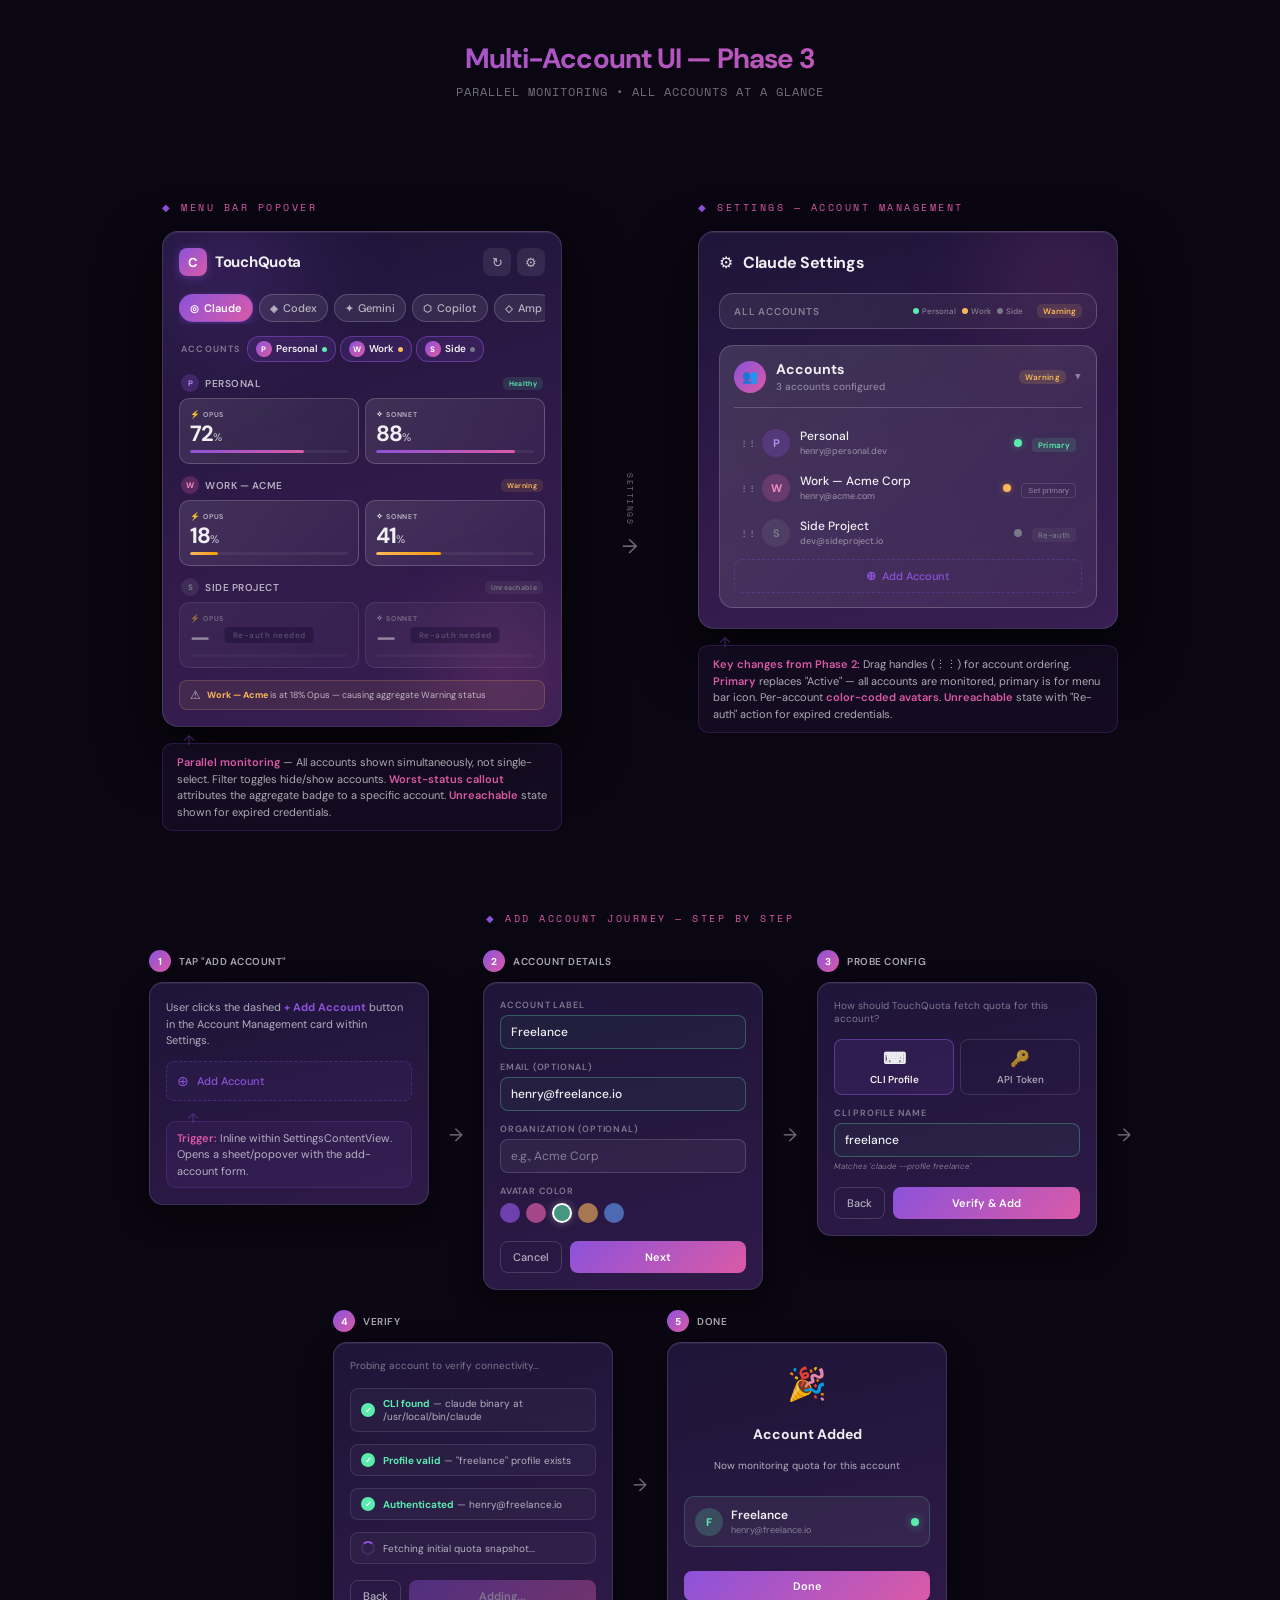
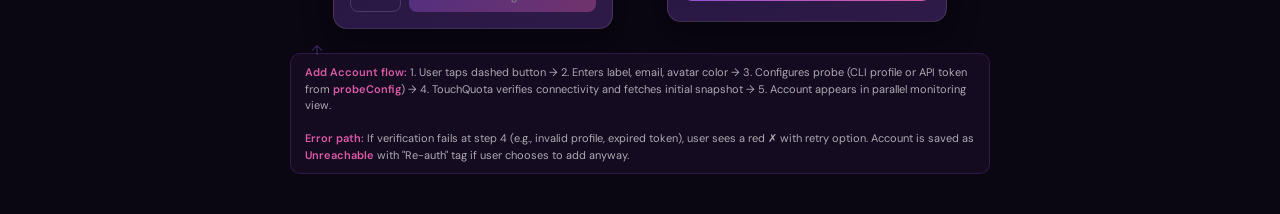
<file: docs/features/multi-account/multi-account-ui-design-v1.html>
<!DOCTYPE html>
<html lang="en">
<head>
<meta charset="UTF-8">
<meta name="viewport" content="width=device-width, initial-scale=1.0">
<title>TouchQuota — Multi-Account UI Design (Phase 3)</title>
<link href="https://fonts.googleapis.com/css2?family=DM+Sans:ital,opsz,wght@0,9..40,300;0,9..40,400;0,9..40,500;0,9..40,600;0,9..40,700&family=Space+Mono:wght@400;700&display=swap" rel="stylesheet">
<style>
  :root {
    --bg-deep: rgb(30, 20, 56);
    --bg-mid: rgb(46, 26, 72);
    --bg-surface: rgb(56, 30, 82);
    --card-bg: rgba(255,255,255,0.10);
    --card-bg-hover: rgba(255,255,255,0.14);
    --card-border: rgba(255,255,255,0.18);
    --card-border-highlight: rgba(255,255,255,0.28);
    --glass-bg: rgba(255,255,255,0.08);
    --text-primary: rgba(255,255,255,0.93);
    --text-secondary: rgba(255,255,255,0.65);
    --text-tertiary: rgba(255,255,255,0.42);
    --accent-purple: rgb(140, 82, 218);
    --accent-pink: rgb(218, 90, 166);
    --accent-gradient: linear-gradient(135deg, rgb(140,82,218), rgb(218,90,166));
    --status-healthy: rgb(90, 235, 174);
    --status-warning: rgb(250, 184, 90);
    --status-critical: rgb(250, 107, 133);
    --status-depleted: rgb(217, 64, 90);
    --status-unreachable: rgb(120, 120, 135);
    --hover-overlay: rgba(255,255,255,0.06);
    --pill-radius: 20px;
    --card-radius: 14px;
    --font-body: 'DM Sans', -apple-system, sans-serif;
    --font-mono: 'Space Mono', monospace;
  }

  * { margin: 0; padding: 0; box-sizing: border-box; }

  body {
    background: #0a0612;
    font-family: var(--font-body);
    color: var(--text-primary);
    display: flex;
    justify-content: center;
    align-items: flex-start;
    min-height: 100vh;
    padding: 40px 20px;
    overflow-x: hidden;
  }

  .design-canvas {
    display: flex;
    gap: 60px;
    align-items: flex-start;
    flex-wrap: wrap;
    justify-content: center;
    max-width: 1200px;
  }

  /* ── Annotation labels ── */
  .section-label {
    font-family: var(--font-mono);
    font-size: 10px;
    letter-spacing: 2.5px;
    text-transform: uppercase;
    color: var(--accent-pink);
    margin-bottom: 16px;
    opacity: 0;
    animation: labelIn 0.6s ease forwards;
  }
  .section-label::before {
    content: '◆ ';
    color: var(--accent-purple);
  }

  /* ── Popover frame ── */
  .popover-frame {
    width: 400px;
    flex-shrink: 0;
    opacity: 0;
    animation: popoverIn 0.7s cubic-bezier(0.16, 1, 0.3, 1) 0.1s forwards;
  }

  .popover {
    width: 400px;
    border-radius: 16px;
    background: linear-gradient(165deg, var(--bg-deep) 0%, var(--bg-mid) 50%, var(--bg-surface) 100%);
    border: 1px solid rgba(255,255,255,0.12);
    overflow: hidden;
    position: relative;
    box-shadow:
      0 25px 60px rgba(0,0,0,0.5),
      0 8px 20px rgba(0,0,0,0.3),
      inset 0 1px 0 rgba(255,255,255,0.08);
  }

  /* Orb effects */
  .popover::before {
    content: '';
    position: absolute;
    width: 240px;
    height: 240px;
    border-radius: 50%;
    background: radial-gradient(circle, rgba(140,82,218,0.25), transparent 70%);
    top: -80px;
    left: -60px;
    filter: blur(40px);
    pointer-events: none;
    animation: orbFloat 8s ease-in-out infinite;
  }
  .popover::after {
    content: '';
    position: absolute;
    width: 200px;
    height: 200px;
    border-radius: 50%;
    background: radial-gradient(circle, rgba(218,90,166,0.2), transparent 70%);
    bottom: -40px;
    right: -40px;
    filter: blur(30px);
    pointer-events: none;
    animation: orbFloat 8s ease-in-out 4s infinite;
  }

  .popover-content {
    position: relative;
    z-index: 1;
    padding: 16px;
    display: flex;
    flex-direction: column;
    gap: 12px;
  }

  /* ── Header ── */
  .popover-header {
    display: flex;
    align-items: center;
    justify-content: space-between;
    padding-bottom: 4px;
  }
  .logo-group {
    display: flex;
    align-items: center;
    gap: 8px;
  }
  .logo-icon {
    width: 28px;
    height: 28px;
    border-radius: 8px;
    background: var(--accent-gradient);
    display: flex;
    align-items: center;
    justify-content: center;
    font-weight: 700;
    font-size: 13px;
    color: white;
    box-shadow: 0 2px 10px rgba(140,82,218,0.4);
  }
  .logo-text {
    font-weight: 700;
    font-size: 15px;
    letter-spacing: -0.3px;
  }
  .header-actions {
    display: flex;
    gap: 6px;
  }
  .header-btn {
    width: 28px;
    height: 28px;
    border-radius: 8px;
    border: none;
    background: var(--glass-bg);
    color: var(--text-secondary);
    cursor: pointer;
    display: flex;
    align-items: center;
    justify-content: center;
    font-size: 13px;
    transition: all 0.15s ease;
  }
  .header-btn:hover {
    background: var(--hover-overlay);
    color: var(--text-primary);
    transform: scale(1.05);
  }

  /* ── Provider pills row ── */
  .provider-pills {
    display: flex;
    gap: 6px;
    overflow-x: auto;
    scrollbar-width: none;
    padding: 2px 0;
  }
  .provider-pills::-webkit-scrollbar { display: none; }
  .provider-pill {
    display: flex;
    align-items: center;
    gap: 5px;
    padding: 6px 10px;
    border-radius: var(--pill-radius);
    border: 1px solid var(--card-border);
    background: var(--glass-bg);
    cursor: pointer;
    white-space: nowrap;
    font-size: 11px;
    font-weight: 500;
    color: var(--text-secondary);
    transition: all 0.15s ease;
    flex-shrink: 0;
  }
  .provider-pill:hover {
    background: var(--hover-overlay);
    border-color: var(--card-border-highlight);
    color: var(--text-primary);
  }
  .provider-pill.active {
    background: var(--accent-gradient);
    border-color: rgba(140,82,218,0.5);
    color: white;
    font-weight: 600;
    box-shadow: 0 2px 8px rgba(140,82,218,0.35);
  }
  .pill-icon {
    font-size: 10px;
    font-weight: 600;
  }

  /* ── ACCOUNT SECTION HEADER ── */
  .account-section-header {
    display: flex;
    align-items: center;
    gap: 6px;
    padding: 0 2px;
  }
  .account-section-label {
    font-size: 9px;
    font-weight: 600;
    letter-spacing: 1.2px;
    text-transform: uppercase;
    color: var(--text-tertiary);
    flex-shrink: 0;
  }
  .account-filter-pills {
    display: flex;
    gap: 4px;
    overflow-x: auto;
    scrollbar-width: none;
    flex: 1;
  }
  .account-filter-pills::-webkit-scrollbar { display: none; }

  /* Filter pills — toggle (not radio) */
  .account-filter {
    display: flex;
    align-items: center;
    gap: 4px;
    padding: 4px 8px;
    border-radius: 12px;
    border: 1px solid rgba(255,255,255,0.15);
    background: transparent;
    cursor: pointer;
    white-space: nowrap;
    transition: all 0.2s ease;
    flex-shrink: 0;
  }
  .account-filter:hover {
    background: var(--hover-overlay);
    border-color: rgba(255,255,255,0.25);
  }
  .account-filter.on {
    background: rgba(140,82,218,0.15);
    border-color: rgba(140,82,218,0.5);
  }
  .account-filter.on .filter-avatar {
    background: var(--accent-gradient);
    color: white;
  }
  .account-filter.on .filter-name {
    font-weight: 600;
    color: var(--text-primary);
  }
  .filter-avatar {
    width: 16px;
    height: 16px;
    border-radius: 50%;
    display: flex;
    align-items: center;
    justify-content: center;
    font-size: 8px;
    font-weight: 700;
    background: var(--glass-bg);
    color: var(--text-secondary);
    flex-shrink: 0;
  }
  .filter-name {
    font-size: 10px;
    font-weight: 500;
    color: var(--text-secondary);
    line-height: 1;
  }
  /* Per-account status dot on pill */
  .filter-status {
    width: 5px;
    height: 5px;
    border-radius: 50%;
    flex-shrink: 0;
  }

  /* ── Per-account card groups ── */
  .account-group {
    display: flex;
    flex-direction: column;
    gap: 6px;
    opacity: 0;
    animation: cardIn 0.5s ease forwards;
  }
  .account-group:nth-child(1) { animation-delay: 0.25s; }
  .account-group:nth-child(2) { animation-delay: 0.40s; }
  .account-group:nth-child(3) { animation-delay: 0.55s; }

  .account-group-header {
    display: flex;
    align-items: center;
    gap: 6px;
    padding: 0 2px;
  }
  .group-avatar {
    width: 18px;
    height: 18px;
    border-radius: 50%;
    display: flex;
    align-items: center;
    justify-content: center;
    font-size: 8px;
    font-weight: 700;
    flex-shrink: 0;
  }
  .group-name {
    font-size: 10px;
    font-weight: 600;
    letter-spacing: 0.5px;
    text-transform: uppercase;
    color: var(--text-secondary);
    flex: 1;
  }
  .group-status-badge {
    font-size: 7px;
    font-weight: 600;
    padding: 2px 6px;
    border-radius: 5px;
    letter-spacing: 0.3px;
  }
  .group-status-badge.healthy { background: rgba(90,235,174,0.12); color: var(--status-healthy); }
  .group-status-badge.warning { background: rgba(250,184,90,0.12); color: var(--status-warning); }
  .group-status-badge.unreachable { background: rgba(120,120,135,0.15); color: var(--status-unreachable); }

  /* Compact stat row within account group */
  .compact-stats {
    display: grid;
    grid-template-columns: 1fr 1fr;
    gap: 6px;
  }

  .compact-card {
    padding: 10px;
    border-radius: 10px;
    background: linear-gradient(135deg, rgba(255,255,255,0.10), rgba(255,255,255,0.04));
    border: 1px solid var(--card-border);
    transition: all 0.15s ease;
    cursor: default;
  }
  .compact-card:hover {
    transform: scale(1.015);
    background: linear-gradient(135deg, rgba(255,255,255,0.13), rgba(255,255,255,0.06));
  }
  .compact-label {
    display: flex;
    align-items: center;
    justify-content: space-between;
    margin-bottom: 4px;
  }
  .compact-label-left {
    display: flex;
    align-items: center;
    gap: 3px;
  }
  .compact-label-icon {
    font-size: 8px;
    font-weight: 700;
  }
  .compact-label-text {
    font-size: 7px;
    font-weight: 600;
    letter-spacing: 0.8px;
    text-transform: uppercase;
    color: var(--text-secondary);
  }
  .compact-value {
    font-size: 22px;
    font-weight: 700;
    letter-spacing: -1px;
    line-height: 1;
    margin-bottom: 5px;
  }
  .compact-value .unit {
    font-size: 11px;
    font-weight: 500;
    color: var(--text-secondary);
    letter-spacing: 0;
  }
  .compact-progress {
    height: 3px;
    border-radius: 2px;
    background: rgba(255,255,255,0.06);
    overflow: hidden;
  }
  .compact-progress-fill {
    height: 100%;
    border-radius: 2px;
    background: var(--accent-gradient);
    transition: width 0.8s cubic-bezier(0.34, 1.56, 0.64, 1);
  }
  .compact-progress-fill.warning { background: linear-gradient(90deg, var(--status-warning), #f59e0b); }
  .compact-progress-fill.critical { background: linear-gradient(90deg, var(--status-critical), #ef4444); }

  /* Unreachable overlay */
  .compact-card.unreachable {
    opacity: 0.5;
    position: relative;
  }
  .compact-card.unreachable::after {
    content: 'Re-auth needed';
    position: absolute;
    top: 50%;
    left: 50%;
    transform: translate(-50%, -50%);
    font-size: 8px;
    font-weight: 600;
    letter-spacing: 0.5px;
    color: var(--status-unreachable);
    background: rgba(30,20,56,0.85);
    padding: 3px 8px;
    border-radius: 4px;
    white-space: nowrap;
  }

  /* ── Worst-status callout ── */
  .worst-status-callout {
    display: flex;
    align-items: center;
    gap: 6px;
    padding: 6px 10px;
    border-radius: 8px;
    background: rgba(250,184,90,0.08);
    border: 1px solid rgba(250,184,90,0.2);
    font-size: 9px;
    color: var(--text-secondary);
    opacity: 0;
    animation: cardIn 0.5s ease 0.7s forwards;
  }
  .worst-status-callout .callout-icon {
    font-size: 12px;
    flex-shrink: 0;
  }
  .worst-status-callout strong {
    color: var(--status-warning);
  }

  /* ── Settings panel frame ── */
  .settings-frame {
    width: 420px;
    flex-shrink: 0;
    opacity: 0;
    animation: popoverIn 0.7s cubic-bezier(0.16, 1, 0.3, 1) 0.25s forwards;
  }

  .settings-panel {
    width: 420px;
    border-radius: 16px;
    background: linear-gradient(165deg, var(--bg-deep) 0%, var(--bg-mid) 50%, var(--bg-surface) 100%);
    border: 1px solid rgba(255,255,255,0.12);
    overflow: hidden;
    position: relative;
    box-shadow:
      0 25px 60px rgba(0,0,0,0.5),
      0 8px 20px rgba(0,0,0,0.3),
      inset 0 1px 0 rgba(255,255,255,0.08);
  }
  .settings-panel::before {
    content: '';
    position: absolute;
    width: 200px;
    height: 200px;
    border-radius: 50%;
    background: radial-gradient(circle, rgba(218,90,166,0.18), transparent 70%);
    top: -60px;
    right: -40px;
    filter: blur(40px);
    pointer-events: none;
  }

  .settings-content {
    position: relative;
    z-index: 1;
    padding: 20px;
    display: flex;
    flex-direction: column;
    gap: 16px;
  }

  .settings-header {
    display: flex;
    align-items: center;
    gap: 10px;
    padding-bottom: 4px;
  }
  .settings-header-icon {
    font-size: 16px;
  }
  .settings-title {
    font-size: 16px;
    font-weight: 700;
    letter-spacing: -0.3px;
  }

  /* ── Aggregate status row ── */
  .aggregate-row {
    display: flex;
    align-items: center;
    gap: 10px;
    padding: 10px 14px;
    border-radius: var(--card-radius);
    background: linear-gradient(135deg, rgba(255,255,255,0.08), rgba(255,255,255,0.03));
    border: 1px solid var(--card-border);
    opacity: 0;
    animation: cardIn 0.5s ease 0.45s forwards;
  }
  .aggregate-label {
    font-size: 10px;
    font-weight: 600;
    color: var(--text-tertiary);
    text-transform: uppercase;
    letter-spacing: 0.8px;
    flex: 1;
  }
  .aggregate-dots {
    display: flex;
    gap: 6px;
    align-items: center;
  }
  .aggregate-dot-group {
    display: flex;
    align-items: center;
    gap: 3px;
  }
  .agg-dot {
    width: 6px;
    height: 6px;
    border-radius: 50%;
  }
  .agg-dot-label {
    font-size: 8px;
    color: var(--text-tertiary);
    font-weight: 500;
  }
  .aggregate-worst {
    font-size: 8px;
    font-weight: 600;
    color: var(--status-warning);
    padding: 2px 6px;
    border-radius: 5px;
    background: rgba(250,184,90,0.12);
    margin-left: 4px;
  }

  /* ── Account Management Card ── */
  .account-mgmt-card {
    border-radius: var(--card-radius);
    background: linear-gradient(135deg, rgba(255,255,255,0.12), rgba(255,255,255,0.05));
    border: 1px solid var(--card-border);
    overflow: hidden;
    opacity: 0;
    animation: cardIn 0.5s ease 0.5s forwards;
  }

  .mgmt-header {
    padding: 14px;
    display: flex;
    align-items: center;
    gap: 10px;
    cursor: pointer;
    transition: background 0.15s ease;
  }
  .mgmt-header:hover {
    background: var(--hover-overlay);
  }
  .mgmt-header-icon {
    width: 32px;
    height: 32px;
    border-radius: 50%;
    background: var(--accent-gradient);
    display: flex;
    align-items: center;
    justify-content: center;
    font-size: 13px;
    color: white;
    flex-shrink: 0;
  }
  .mgmt-header-text {
    flex: 1;
  }
  .mgmt-header-title {
    font-size: 14px;
    font-weight: 700;
  }
  .mgmt-header-sub {
    font-size: 10px;
    font-weight: 500;
    color: var(--text-tertiary);
    margin-top: 2px;
  }
  .mgmt-header-badge {
    font-size: 9px;
    font-weight: 600;
    padding: 3px 8px;
    border-radius: 6px;
  }
  .stat-badge { font-size: 8px; font-weight: 600; padding: 2px 6px; border-radius: 6px; letter-spacing: 0.3px; }
  .stat-badge.healthy { background: rgba(90,235,174,0.15); color: var(--status-healthy); }
  .stat-badge.warning { background: rgba(250,184,90,0.15); color: var(--status-warning); }
  .stat-badge.critical { background: rgba(250,107,133,0.15); color: var(--status-critical); }

  .mgmt-chevron {
    color: var(--text-tertiary);
    font-size: 11px;
    transition: transform 0.2s ease;
  }
  .account-mgmt-card.expanded .mgmt-chevron {
    transform: rotate(90deg);
  }

  .mgmt-body {
    max-height: 0;
    overflow: hidden;
    transition: max-height 0.35s cubic-bezier(0.16, 1, 0.3, 1);
  }
  .account-mgmt-card.expanded .mgmt-body {
    max-height: 600px;
  }
  .mgmt-body-inner {
    padding: 0 14px 14px;
  }
  .mgmt-divider {
    height: 1px;
    background: var(--card-border);
    margin-bottom: 12px;
  }

  /* Account rows */
  .account-row {
    display: flex;
    align-items: center;
    gap: 10px;
    padding: 8px 6px;
    border-radius: 8px;
    transition: background 0.12s ease;
    opacity: 0;
    animation: rowSlide 0.4s ease forwards;
  }
  .account-row:nth-child(2) { animation-delay: 0.6s; }
  .account-row:nth-child(3) { animation-delay: 0.7s; }
  .account-row:nth-child(4) { animation-delay: 0.8s; }
  .account-row:nth-child(5) { animation-delay: 0.9s; }
  .account-row:hover {
    background: var(--hover-overlay);
  }
  .row-order {
    font-size: 8px;
    font-weight: 600;
    color: var(--text-tertiary);
    width: 12px;
    text-align: center;
    flex-shrink: 0;
    cursor: grab;
    user-select: none;
  }
  .row-avatar {
    width: 28px;
    height: 28px;
    border-radius: 50%;
    display: flex;
    align-items: center;
    justify-content: center;
    font-size: 11px;
    font-weight: 700;
    flex-shrink: 0;
    transition: all 0.2s ease;
  }
  .row-avatar.purple { background: rgba(140,82,218,0.25); color: rgb(180,140,240); }
  .row-avatar.pink { background: rgba(218,90,166,0.25); color: rgb(240,140,190); }
  .row-avatar.teal { background: rgba(90,235,174,0.2); color: rgb(90,235,174); }
  .row-avatar.gray { background: rgba(120,120,135,0.2); color: var(--status-unreachable); }

  .row-info {
    flex: 1;
    min-width: 0;
  }
  .row-name {
    font-size: 12px;
    font-weight: 500;
    white-space: nowrap;
    overflow: hidden;
    text-overflow: ellipsis;
  }
  .row-email {
    font-size: 9px;
    font-weight: 500;
    color: var(--text-tertiary);
    margin-top: 1px;
  }
  .row-status {
    width: 8px;
    height: 8px;
    border-radius: 50%;
    flex-shrink: 0;
  }
  .row-status.healthy { background: var(--status-healthy); box-shadow: 0 0 6px rgba(90,235,174,0.4); }
  .row-status.warning { background: var(--status-warning); box-shadow: 0 0 6px rgba(250,184,90,0.4); }
  .row-status.unreachable {
    background: var(--status-unreachable);
    box-shadow: none;
  }
  .row-action {
    flex-shrink: 0;
  }
  .row-primary-badge {
    font-size: 8px;
    font-weight: 600;
    color: var(--status-healthy);
    padding: 2px 6px;
    border-radius: 4px;
    background: rgba(90,235,174,0.12);
    letter-spacing: 0.3px;
  }
  .row-error-tag {
    font-size: 8px;
    font-weight: 500;
    color: var(--status-unreachable);
    padding: 2px 6px;
    border-radius: 4px;
    background: rgba(120,120,135,0.15);
    cursor: pointer;
  }
  .row-error-tag:hover {
    color: var(--text-primary);
    background: rgba(120,120,135,0.25);
  }
  .row-set-primary-btn {
    font-size: 8px;
    font-weight: 500;
    color: var(--text-tertiary);
    padding: 2px 6px;
    border-radius: 4px;
    border: 1px solid rgba(255,255,255,0.12);
    background: transparent;
    cursor: pointer;
    transition: all 0.15s ease;
  }
  .row-set-primary-btn:hover {
    color: var(--accent-purple);
    border-color: rgba(140,82,218,0.4);
  }

  /* Add account button */
  .add-account-btn {
    display: flex;
    align-items: center;
    justify-content: center;
    gap: 6px;
    padding: 8px;
    border-radius: 8px;
    border: 1px dashed rgba(140,82,218,0.3);
    background: transparent;
    color: var(--accent-purple);
    font-size: 11px;
    font-weight: 500;
    font-family: var(--font-body);
    cursor: pointer;
    transition: all 0.15s ease;
    margin-top: 4px;
    width: 100%;
    opacity: 0;
    animation: rowSlide 0.4s ease 1.0s forwards;
  }
  .add-account-btn:hover {
    border-color: rgba(140,82,218,0.6);
    background: rgba(140,82,218,0.06);
  }
  .add-icon { font-size: 12px; font-weight: 600; }

  /* ── Callout annotations ── */
  .annotation {
    position: relative;
    margin-top: 16px;
    padding: 10px 14px;
    border-radius: 10px;
    background: rgba(140,82,218,0.08);
    border: 1px solid rgba(140,82,218,0.2);
    font-size: 11px;
    color: var(--text-secondary);
    line-height: 1.5;
    opacity: 0;
    animation: cardIn 0.5s ease 0.8s forwards;
  }
  .annotation strong {
    color: var(--accent-pink);
    font-weight: 600;
  }
  .annotation::before {
    content: '↑';
    position: absolute;
    top: -14px;
    left: 20px;
    font-size: 14px;
    color: rgba(140,82,218,0.4);
  }

  /* ── Flow arrows between panels ── */
  .flow-connector {
    display: flex;
    flex-direction: column;
    align-items: center;
    justify-content: center;
    gap: 8px;
    align-self: center;
    opacity: 0;
    animation: cardIn 0.5s ease 0.6s forwards;
  }
  .flow-arrow {
    font-size: 20px;
    color: var(--text-tertiary);
    animation: arrowPulse 2s ease-in-out infinite;
  }
  .flow-label {
    font-family: var(--font-mono);
    font-size: 8px;
    letter-spacing: 1.5px;
    text-transform: uppercase;
    color: var(--text-tertiary);
    writing-mode: vertical-rl;
    text-orientation: mixed;
  }

  /* ── Page title ── */
  .page-title-block {
    text-align: center;
    margin-bottom: 40px;
    width: 100%;
    opacity: 0;
    animation: labelIn 0.8s ease 0.05s forwards;
  }
  .page-title {
    font-size: 28px;
    font-weight: 700;
    letter-spacing: -0.8px;
    background: var(--accent-gradient);
    -webkit-background-clip: text;
    -webkit-text-fill-color: transparent;
    background-clip: text;
    margin-bottom: 6px;
  }
  .page-subtitle {
    font-size: 12px;
    font-family: var(--font-mono);
    color: var(--text-tertiary);
    letter-spacing: 1px;
  }

  /* ── Animations ── */
  @keyframes popoverIn {
    from { opacity: 0; transform: translateY(16px) scale(0.97); }
    to { opacity: 1; transform: translateY(0) scale(1); }
  }
  @keyframes cardIn {
    from { opacity: 0; transform: translateY(8px); }
    to { opacity: 1; transform: translateY(0); }
  }
  @keyframes rowSlide {
    from { opacity: 0; transform: translateX(-8px); }
    to { opacity: 1; transform: translateX(0); }
  }
  @keyframes labelIn {
    from { opacity: 0; }
    to { opacity: 1; }
  }
  @keyframes orbFloat {
    0%, 100% { transform: translate(0, 0); }
    50% { transform: translate(12px, -8px); }
  }
  @keyframes arrowPulse {
    0%, 100% { opacity: 0.3; transform: translateX(0); }
    50% { opacity: 0.7; transform: translateX(4px); }
  }

  /* ── ADD ACCOUNT JOURNEY ── */

  .journey-section {
    width: 100%;
    margin-top: 20px;
    opacity: 0;
    animation: labelIn 0.8s ease 0.3s forwards;
  }
  .journey-title {
    font-family: var(--font-mono);
    font-size: 10px;
    letter-spacing: 2.5px;
    text-transform: uppercase;
    color: var(--accent-pink);
    margin-bottom: 24px;
    text-align: center;
  }
  .journey-title::before {
    content: '◆ ';
    color: var(--accent-purple);
  }

  .journey-flow {
    display: flex;
    align-items: flex-start;
    gap: 20px;
    justify-content: center;
    flex-wrap: wrap;
  }

  .journey-step {
    width: 280px;
    flex-shrink: 0;
    opacity: 0;
    animation: popoverIn 0.6s cubic-bezier(0.16, 1, 0.3, 1) forwards;
  }
  .journey-step:nth-child(1) { animation-delay: 0.4s; }
  .journey-step:nth-child(2) { animation-delay: 0.55s; }
  .journey-step:nth-child(3) { animation-delay: 0.7s; }
  .journey-step:nth-child(4) { animation-delay: 0.85s; }
  .journey-step:nth-child(5) { animation-delay: 1.0s; }

  .step-number {
    display: flex;
    align-items: center;
    gap: 8px;
    margin-bottom: 10px;
  }
  .step-badge {
    width: 22px;
    height: 22px;
    border-radius: 50%;
    background: var(--accent-gradient);
    display: flex;
    align-items: center;
    justify-content: center;
    font-size: 10px;
    font-weight: 700;
    color: white;
    flex-shrink: 0;
  }
  .step-label {
    font-size: 10px;
    font-weight: 600;
    letter-spacing: 0.5px;
    text-transform: uppercase;
    color: var(--text-secondary);
  }

  .step-card {
    border-radius: var(--card-radius);
    background: linear-gradient(165deg, var(--bg-deep) 0%, var(--bg-mid) 100%);
    border: 1px solid rgba(255,255,255,0.12);
    overflow: hidden;
    box-shadow:
      0 12px 30px rgba(0,0,0,0.4),
      inset 0 1px 0 rgba(255,255,255,0.06);
  }
  .step-content {
    padding: 16px;
    display: flex;
    flex-direction: column;
    gap: 12px;
    position: relative;
    z-index: 1;
  }

  /* Journey arrow between steps */
  .journey-arrow {
    display: flex;
    align-items: center;
    justify-content: center;
    align-self: center;
    font-size: 18px;
    color: var(--text-tertiary);
    flex-shrink: 0;
    opacity: 0;
    animation: cardIn 0.5s ease 0.6s forwards;
    padding-top: 30px;
  }

  /* Form elements */
  .form-group {
    display: flex;
    flex-direction: column;
    gap: 4px;
  }
  .form-label {
    font-size: 9px;
    font-weight: 600;
    letter-spacing: 0.8px;
    text-transform: uppercase;
    color: var(--text-tertiary);
  }
  .form-input {
    width: 100%;
    padding: 8px 10px;
    border-radius: 8px;
    border: 1px solid rgba(255,255,255,0.15);
    background: rgba(255,255,255,0.05);
    color: var(--text-primary);
    font-family: var(--font-body);
    font-size: 12px;
    font-weight: 500;
    outline: none;
    transition: all 0.15s ease;
  }
  .form-input:focus {
    border-color: rgba(140,82,218,0.6);
    background: rgba(140,82,218,0.06);
    box-shadow: 0 0 0 2px rgba(140,82,218,0.15);
  }
  .form-input::placeholder {
    color: var(--text-tertiary);
    font-weight: 400;
  }
  .form-input.filled {
    border-color: rgba(90,235,174,0.3);
    background: rgba(90,235,174,0.04);
  }
  .form-hint {
    font-size: 8px;
    color: var(--text-tertiary);
    font-style: italic;
  }

  /* Probe type selector */
  .probe-options {
    display: flex;
    gap: 6px;
  }
  .probe-option {
    flex: 1;
    padding: 8px;
    border-radius: 8px;
    border: 1px solid rgba(255,255,255,0.12);
    background: transparent;
    color: var(--text-secondary);
    font-family: var(--font-body);
    font-size: 10px;
    font-weight: 500;
    cursor: pointer;
    text-align: center;
    transition: all 0.15s ease;
  }
  .probe-option:hover {
    border-color: rgba(255,255,255,0.25);
    background: var(--hover-overlay);
  }
  .probe-option.selected {
    border-color: rgba(140,82,218,0.5);
    background: rgba(140,82,218,0.12);
    color: var(--text-primary);
    font-weight: 600;
  }
  .probe-option-icon {
    display: block;
    font-size: 16px;
    margin-bottom: 4px;
  }

  /* Verification status */
  .verify-row {
    display: flex;
    align-items: center;
    gap: 8px;
    padding: 8px 10px;
    border-radius: 8px;
    border: 1px solid rgba(255,255,255,0.1);
    background: rgba(255,255,255,0.03);
  }
  .verify-spinner {
    width: 14px;
    height: 14px;
    border: 2px solid rgba(140,82,218,0.2);
    border-top-color: var(--accent-purple);
    border-radius: 50%;
    animation: spin 0.8s linear infinite;
    flex-shrink: 0;
  }
  .verify-check {
    width: 14px;
    height: 14px;
    border-radius: 50%;
    background: var(--status-healthy);
    display: flex;
    align-items: center;
    justify-content: center;
    font-size: 8px;
    color: white;
    font-weight: 700;
    flex-shrink: 0;
  }
  .verify-fail {
    width: 14px;
    height: 14px;
    border-radius: 50%;
    background: var(--status-critical);
    display: flex;
    align-items: center;
    justify-content: center;
    font-size: 8px;
    color: white;
    font-weight: 700;
    flex-shrink: 0;
  }
  .verify-text {
    font-size: 10px;
    color: var(--text-secondary);
  }
  .verify-text strong {
    color: var(--status-healthy);
  }
  .verify-text .fail {
    color: var(--status-critical);
  }

  /* Action buttons */
  .step-actions {
    display: flex;
    gap: 8px;
    margin-top: 4px;
  }
  .btn-primary {
    flex: 1;
    padding: 8px 12px;
    border-radius: 8px;
    border: none;
    background: var(--accent-gradient);
    color: white;
    font-family: var(--font-body);
    font-size: 11px;
    font-weight: 600;
    cursor: pointer;
    transition: all 0.15s ease;
    text-align: center;
  }
  .btn-primary:hover {
    transform: scale(1.02);
    box-shadow: 0 4px 12px rgba(140,82,218,0.4);
  }
  .btn-primary:disabled {
    opacity: 0.4;
    cursor: not-allowed;
    transform: none;
    box-shadow: none;
  }
  .btn-secondary {
    padding: 8px 12px;
    border-radius: 8px;
    border: 1px solid rgba(255,255,255,0.15);
    background: transparent;
    color: var(--text-secondary);
    font-family: var(--font-body);
    font-size: 11px;
    font-weight: 500;
    cursor: pointer;
    transition: all 0.15s ease;
  }
  .btn-secondary:hover {
    border-color: rgba(255,255,255,0.3);
    color: var(--text-primary);
  }

  /* Success state card */
  .success-card {
    text-align: center;
    padding: 20px 16px;
  }
  .success-icon {
    font-size: 32px;
    margin-bottom: 8px;
  }
  .success-title {
    font-size: 14px;
    font-weight: 700;
    margin-bottom: 4px;
  }
  .success-sub {
    font-size: 10px;
    color: var(--text-secondary);
    margin-bottom: 12px;
  }
  .success-account-preview {
    display: flex;
    align-items: center;
    gap: 8px;
    padding: 10px;
    border-radius: 10px;
    background: rgba(255,255,255,0.06);
    border: 1px solid rgba(90,235,174,0.2);
    margin-bottom: 12px;
  }
  .success-avatar {
    width: 28px;
    height: 28px;
    border-radius: 50%;
    background: rgba(90,235,174,0.2);
    color: var(--status-healthy);
    display: flex;
    align-items: center;
    justify-content: center;
    font-size: 11px;
    font-weight: 700;
  }
  .success-info {
    text-align: left;
    flex: 1;
  }
  .success-name {
    font-size: 12px;
    font-weight: 600;
  }
  .success-email {
    font-size: 9px;
    color: var(--text-tertiary);
    margin-top: 1px;
  }
  .success-status-dot {
    width: 8px;
    height: 8px;
    border-radius: 50%;
    background: var(--status-healthy);
    box-shadow: 0 0 8px rgba(90,235,174,0.5);
  }

  /* Color picker for avatar */
  .color-picker {
    display: flex;
    gap: 6px;
    padding: 2px 0;
  }
  .color-swatch {
    width: 20px;
    height: 20px;
    border-radius: 50%;
    cursor: pointer;
    border: 2px solid transparent;
    transition: all 0.15s ease;
  }
  .color-swatch:hover {
    transform: scale(1.15);
  }
  .color-swatch.selected {
    border-color: white;
    box-shadow: 0 0 8px rgba(255,255,255,0.3);
  }

  @keyframes spin {
    to { transform: rotate(360deg); }
  }

  /* Responsive */
  @media (max-width: 920px) {
    .flow-connector { display: none; }
    .journey-arrow { display: none; }
    .design-canvas { flex-direction: column; align-items: center; }
  }
</style>
</head>
<body>

<div class="design-canvas">

  <!-- Page Title -->
  <div class="page-title-block">
    <div class="page-title">Multi-Account UI — Phase 3</div>
    <div class="page-subtitle">PARALLEL MONITORING &bull; ALL ACCOUNTS AT A GLANCE</div>
  </div>

  <!-- ═══ LEFT: Menu Popover ═══ -->
  <div class="popover-frame">
    <div class="section-label">Menu Bar Popover</div>
    <div class="popover">
      <div class="popover-content">

        <!-- Header -->
        <div class="popover-header">
          <div class="logo-group">
            <div class="logo-icon">C</div>
            <div class="logo-text">TouchQuota</div>
          </div>
          <div class="header-actions">
            <button class="header-btn" title="Refresh">↻</button>
            <button class="header-btn" title="Settings">⚙</button>
          </div>
        </div>

        <!-- Provider pills -->
        <div class="provider-pills">
          <div class="provider-pill active"><span class="pill-icon">◎</span> Claude</div>
          <div class="provider-pill"><span class="pill-icon">◈</span> Codex</div>
          <div class="provider-pill"><span class="pill-icon">✦</span> Gemini</div>
          <div class="provider-pill"><span class="pill-icon">⬡</span> Copilot</div>
          <div class="provider-pill"><span class="pill-icon">◇</span> Amp</div>
        </div>

        <!-- Account filter toggles (not radio buttons) -->
        <div class="account-section-header">
          <span class="account-section-label">Accounts</span>
          <div class="account-filter-pills">
            <div class="account-filter on" onclick="toggleFilter(this)">
              <div class="filter-avatar">P</div>
              <span class="filter-name">Personal</span>
              <div class="filter-status" style="background:var(--status-healthy)"></div>
            </div>
            <div class="account-filter on" onclick="toggleFilter(this)">
              <div class="filter-avatar">W</div>
              <span class="filter-name">Work</span>
              <div class="filter-status" style="background:var(--status-warning)"></div>
            </div>
            <div class="account-filter on" onclick="toggleFilter(this)">
              <div class="filter-avatar">S</div>
              <span class="filter-name">Side</span>
              <div class="filter-status" style="background:var(--status-unreachable)"></div>
            </div>
          </div>
        </div>

        <!-- ★ All accounts shown simultaneously -->

        <!-- Account 1: Personal — healthy -->
        <div class="account-group" data-account="Personal">
          <div class="account-group-header">
            <div class="group-avatar" style="background:rgba(140,82,218,0.25);color:rgb(180,140,240)">P</div>
            <span class="group-name">Personal</span>
            <span class="group-status-badge healthy">Healthy</span>
          </div>
          <div class="compact-stats">
            <div class="compact-card">
              <div class="compact-label">
                <div class="compact-label-left">
                  <span class="compact-label-icon">⚡</span>
                  <span class="compact-label-text">Opus</span>
                </div>
              </div>
              <div class="compact-value">72<span class="unit">%</span></div>
              <div class="compact-progress"><div class="compact-progress-fill" style="width:72%"></div></div>
            </div>
            <div class="compact-card">
              <div class="compact-label">
                <div class="compact-label-left">
                  <span class="compact-label-icon">✧</span>
                  <span class="compact-label-text">Sonnet</span>
                </div>
              </div>
              <div class="compact-value">88<span class="unit">%</span></div>
              <div class="compact-progress"><div class="compact-progress-fill" style="width:88%"></div></div>
            </div>
          </div>
        </div>

        <!-- Account 2: Work — warning -->
        <div class="account-group" data-account="Work">
          <div class="account-group-header">
            <div class="group-avatar" style="background:rgba(218,90,166,0.25);color:rgb(240,140,190)">W</div>
            <span class="group-name">Work — Acme</span>
            <span class="group-status-badge warning">Warning</span>
          </div>
          <div class="compact-stats">
            <div class="compact-card">
              <div class="compact-label">
                <div class="compact-label-left">
                  <span class="compact-label-icon">⚡</span>
                  <span class="compact-label-text">Opus</span>
                </div>
              </div>
              <div class="compact-value">18<span class="unit">%</span></div>
              <div class="compact-progress"><div class="compact-progress-fill warning" style="width:18%"></div></div>
            </div>
            <div class="compact-card">
              <div class="compact-label">
                <div class="compact-label-left">
                  <span class="compact-label-icon">✧</span>
                  <span class="compact-label-text">Sonnet</span>
                </div>
              </div>
              <div class="compact-value">41<span class="unit">%</span></div>
              <div class="compact-progress"><div class="compact-progress-fill warning" style="width:41%"></div></div>
            </div>
          </div>
        </div>

        <!-- Account 3: Side Project — unreachable -->
        <div class="account-group" data-account="Side">
          <div class="account-group-header">
            <div class="group-avatar" style="background:rgba(120,120,135,0.2);color:var(--status-unreachable)">S</div>
            <span class="group-name">Side Project</span>
            <span class="group-status-badge unreachable">Unreachable</span>
          </div>
          <div class="compact-stats">
            <div class="compact-card unreachable">
              <div class="compact-label">
                <div class="compact-label-left">
                  <span class="compact-label-icon">⚡</span>
                  <span class="compact-label-text">Opus</span>
                </div>
              </div>
              <div class="compact-value">—<span class="unit"></span></div>
              <div class="compact-progress"><div class="compact-progress-fill" style="width:0%"></div></div>
            </div>
            <div class="compact-card unreachable">
              <div class="compact-label">
                <div class="compact-label-left">
                  <span class="compact-label-icon">✧</span>
                  <span class="compact-label-text">Sonnet</span>
                </div>
              </div>
              <div class="compact-value">—<span class="unit"></span></div>
              <div class="compact-progress"><div class="compact-progress-fill" style="width:0%"></div></div>
            </div>
          </div>
        </div>

        <!-- Worst-status attribution callout -->
        <div class="worst-status-callout">
          <span class="callout-icon">⚠</span>
          <span><strong>Work — Acme</strong> is at 18% Opus — causing aggregate Warning status</span>
        </div>

      </div>
    </div>

    <div class="annotation">
      <strong>Parallel monitoring</strong> — All accounts shown simultaneously, not single-select.
      Filter toggles hide/show accounts. <strong>Worst-status callout</strong> attributes the aggregate badge to a specific account.
      <strong>Unreachable</strong> state shown for expired credentials.
    </div>
  </div>

  <!-- ═══ CENTER: Flow Arrow ═══ -->
  <div class="flow-connector">
    <span class="flow-label">Settings</span>
    <span class="flow-arrow">→</span>
  </div>

  <!-- ═══ RIGHT: Settings Panel ═══ -->
  <div class="settings-frame">
    <div class="section-label">Settings — Account Management</div>
    <div class="settings-panel">
      <div class="settings-content">

        <div class="settings-header">
          <span class="settings-header-icon">⚙</span>
          <span class="settings-title">Claude Settings</span>
        </div>

        <!-- Aggregate status with worst-account attribution -->
        <div class="aggregate-row">
          <span class="aggregate-label">All accounts</span>
          <div class="aggregate-dots">
            <div class="aggregate-dot-group">
              <div class="agg-dot" style="background:var(--status-healthy)"></div>
              <span class="agg-dot-label">Personal</span>
            </div>
            <div class="aggregate-dot-group">
              <div class="agg-dot" style="background:var(--status-warning)"></div>
              <span class="agg-dot-label">Work</span>
            </div>
            <div class="aggregate-dot-group">
              <div class="agg-dot" style="background:var(--status-unreachable)"></div>
              <span class="agg-dot-label">Side</span>
            </div>
          </div>
          <span class="aggregate-worst">Warning</span>
        </div>

        <!-- Account Management Card -->
        <div class="account-mgmt-card expanded" id="mgmtCard">
          <div class="mgmt-header" onclick="toggleMgmt()">
            <div class="mgmt-header-icon">👥</div>
            <div class="mgmt-header-text">
              <div class="mgmt-header-title">Accounts</div>
              <div class="mgmt-header-sub">3 accounts configured</div>
            </div>
            <span class="stat-badge warning mgmt-header-badge">Warning</span>
            <span class="mgmt-chevron">▸</span>
          </div>

          <div class="mgmt-body">
            <div class="mgmt-body-inner">
              <div class="mgmt-divider"></div>

              <!-- Account 1: Primary -->
              <div class="account-row">
                <span class="row-order">⋮⋮</span>
                <div class="row-avatar purple">P</div>
                <div class="row-info">
                  <div class="row-name">Personal</div>
                  <div class="row-email">henry@personal.dev</div>
                </div>
                <div class="row-status healthy"></div>
                <div class="row-action">
                  <span class="row-primary-badge">Primary</span>
                </div>
              </div>

              <!-- Account 2 -->
              <div class="account-row">
                <span class="row-order">⋮⋮</span>
                <div class="row-avatar pink">W</div>
                <div class="row-info">
                  <div class="row-name">Work — Acme Corp</div>
                  <div class="row-email">henry@acme.com</div>
                </div>
                <div class="row-status warning"></div>
                <div class="row-action">
                  <button class="row-set-primary-btn">Set primary</button>
                </div>
              </div>

              <!-- Account 3: Unreachable -->
              <div class="account-row">
                <span class="row-order">⋮⋮</span>
                <div class="row-avatar gray">S</div>
                <div class="row-info">
                  <div class="row-name">Side Project</div>
                  <div class="row-email">dev@sideproject.io</div>
                </div>
                <div class="row-status unreachable"></div>
                <div class="row-action">
                  <span class="row-error-tag">Re-auth</span>
                </div>
              </div>

              <!-- Add account -->
              <button class="add-account-btn">
                <span class="add-icon">⊕</span>
                Add Account
              </button>
            </div>
          </div>
        </div>

      </div>
    </div>

    <div class="annotation">
      <strong>Key changes from Phase 2:</strong>
      Drag handles (⋮⋮) for account ordering. <strong>Primary</strong> replaces "Active" — all accounts are monitored, primary is for menu bar icon.
      Per-account <strong>color-coded avatars</strong>. <strong>Unreachable</strong> state with "Re-auth" action for expired credentials.
    </div>
  </div>

  <!-- ═══ ADD ACCOUNT JOURNEY ═══ -->
  <div class="journey-section">
    <div class="journey-title">Add Account Journey — Step by Step</div>

    <div class="journey-flow">

      <!-- Step 1: Click Add Account -->
      <div class="journey-step">
        <div class="step-number">
          <div class="step-badge">1</div>
          <span class="step-label">Tap "Add Account"</span>
        </div>
        <div class="step-card">
          <div class="step-content">
            <div style="font-size:11px;color:var(--text-secondary);line-height:1.5">
              User clicks the dashed <strong style="color:var(--accent-purple)">+ Add Account</strong> button in the Account Management card within Settings.
            </div>
            <div style="display:flex;align-items:center;gap:8px;padding:10px;border-radius:8px;background:rgba(140,82,218,0.06);border:1px dashed rgba(140,82,218,0.3)">
              <span style="font-size:14px;color:var(--accent-purple)">⊕</span>
              <span style="font-size:11px;font-weight:500;color:var(--accent-purple)">Add Account</span>
            </div>
            <div class="annotation" style="margin-top:8px;opacity:1;animation:none;padding:8px 10px">
              <strong>Trigger:</strong> Inline within SettingsContentView. Opens a sheet/popover with the add-account form.
            </div>
          </div>
        </div>
      </div>

      <div class="journey-arrow">→</div>

      <!-- Step 2: Account Details Form -->
      <div class="journey-step">
        <div class="step-number">
          <div class="step-badge">2</div>
          <span class="step-label">Account Details</span>
        </div>
        <div class="step-card">
          <div class="step-content">
            <div class="form-group">
              <span class="form-label">Account Label</span>
              <input class="form-input filled" type="text" value="Freelance" readonly>
            </div>
            <div class="form-group">
              <span class="form-label">Email (optional)</span>
              <input class="form-input filled" type="text" value="henry@freelance.io" readonly>
            </div>
            <div class="form-group">
              <span class="form-label">Organization (optional)</span>
              <input class="form-input" type="text" placeholder="e.g., Acme Corp" readonly>
            </div>
            <div class="form-group">
              <span class="form-label">Avatar Color</span>
              <div class="color-picker">
                <div class="color-swatch" style="background:rgba(140,82,218,0.7)"></div>
                <div class="color-swatch" style="background:rgba(218,90,166,0.7)"></div>
                <div class="color-swatch selected" style="background:rgba(90,235,174,0.6)"></div>
                <div class="color-swatch" style="background:rgba(250,184,90,0.6)"></div>
                <div class="color-swatch" style="background:rgba(100,160,255,0.6)"></div>
              </div>
            </div>
            <div class="step-actions">
              <button class="btn-secondary">Cancel</button>
              <button class="btn-primary">Next</button>
            </div>
          </div>
        </div>
      </div>

      <div class="journey-arrow">→</div>

      <!-- Step 3: Probe Configuration -->
      <div class="journey-step">
        <div class="step-number">
          <div class="step-badge">3</div>
          <span class="step-label">Probe Config</span>
        </div>
        <div class="step-card">
          <div class="step-content">
            <div style="font-size:10px;color:var(--text-tertiary);margin-bottom:2px">
              How should TouchQuota fetch quota for this account?
            </div>
            <div class="probe-options">
              <div class="probe-option selected" onclick="selectProbe(this)">
                <span class="probe-option-icon">⌨</span>
                CLI Profile
              </div>
              <div class="probe-option" onclick="selectProbe(this)">
                <span class="probe-option-icon">🔑</span>
                API Token
              </div>
            </div>
            <div id="probeConfigFields">
              <div class="form-group">
                <span class="form-label">CLI Profile Name</span>
                <input class="form-input filled" type="text" value="freelance" readonly>
                <span class="form-hint">Matches `claude --profile freelance`</span>
              </div>
            </div>
            <div class="step-actions">
              <button class="btn-secondary">Back</button>
              <button class="btn-primary">Verify & Add</button>
            </div>
          </div>
        </div>
      </div>

      <div class="journey-arrow">→</div>

      <!-- Step 4: Verification -->
      <div class="journey-step">
        <div class="step-number">
          <div class="step-badge">4</div>
          <span class="step-label">Verify</span>
        </div>
        <div class="step-card">
          <div class="step-content">
            <div style="font-size:10px;color:var(--text-tertiary);margin-bottom:4px">
              Probing account to verify connectivity...
            </div>

            <div class="verify-row">
              <div class="verify-check">✓</div>
              <span class="verify-text"><strong>CLI found</strong> — claude binary at /usr/local/bin/claude</span>
            </div>
            <div class="verify-row">
              <div class="verify-check">✓</div>
              <span class="verify-text"><strong>Profile valid</strong> — "freelance" profile exists</span>
            </div>
            <div class="verify-row">
              <div class="verify-check">✓</div>
              <span class="verify-text"><strong>Authenticated</strong> — henry@freelance.io</span>
            </div>
            <div class="verify-row">
              <div class="verify-spinner"></div>
              <span class="verify-text">Fetching initial quota snapshot...</span>
            </div>

            <div class="step-actions">
              <button class="btn-secondary">Back</button>
              <button class="btn-primary" disabled>Adding...</button>
            </div>
          </div>
        </div>
      </div>

      <div class="journey-arrow">→</div>

      <!-- Step 5: Success -->
      <div class="journey-step">
        <div class="step-number">
          <div class="step-badge">5</div>
          <span class="step-label">Done</span>
        </div>
        <div class="step-card">
          <div class="step-content success-card">
            <div class="success-icon">🎉</div>
            <div class="success-title">Account Added</div>
            <div class="success-sub">Now monitoring quota for this account</div>

            <div class="success-account-preview">
              <div class="success-avatar">F</div>
              <div class="success-info">
                <div class="success-name">Freelance</div>
                <div class="success-email">henry@freelance.io</div>
              </div>
              <div class="success-status-dot"></div>
            </div>

            <button class="btn-primary" style="width:100%">Done</button>
          </div>
        </div>
      </div>

    </div>

    <!-- Journey annotation -->
    <div class="annotation" style="max-width:700px;margin:24px auto 0;opacity:1;animation:none">
      <strong>Add Account flow:</strong>
      1. User taps dashed button → 2. Enters label, email, avatar color → 3. Configures probe (CLI profile or API token from <strong>probeConfig</strong>) →
      4. TouchQuota verifies connectivity and fetches initial snapshot → 5. Account appears in parallel monitoring view.
      <br><br>
      <strong>Error path:</strong> If verification fails at step 4 (e.g., invalid profile, expired token), user sees a red ✗ with retry option.
      Account is saved as <strong>Unreachable</strong> with "Re-auth" tag if user chooses to add anyway.
    </div>
  </div>

</div>

<script>
  // Toggle management card
  function toggleMgmt() {
    document.getElementById('mgmtCard').classList.toggle('expanded');
  }

  // Toggle account filter (not radio — can show/hide individual accounts)
  function toggleFilter(el) {
    el.classList.toggle('on');
    const name = el.querySelector('.filter-name').textContent;
    document.querySelectorAll('.account-group').forEach(group => {
      if (group.dataset.account === name) {
        group.style.display = el.classList.contains('on') ? '' : 'none';
      }
    });
  }

  // Provider pill selection
  document.querySelectorAll('.provider-pill').forEach(pill => {
    pill.addEventListener('click', () => {
      document.querySelectorAll('.provider-pill').forEach(p => p.classList.remove('active'));
      pill.classList.add('active');
    });
  });

  // Probe type selector
  function selectProbe(el) {
    el.parentElement.querySelectorAll('.probe-option').forEach(o => o.classList.remove('selected'));
    el.classList.add('selected');
    const isCliSelected = el.textContent.includes('CLI');
    const fields = document.getElementById('probeConfigFields');
    if (isCliSelected) {
      fields.innerHTML = `
        <div class="form-group">
          <span class="form-label">CLI Profile Name</span>
          <input class="form-input filled" type="text" value="freelance" readonly>
          <span class="form-hint">Matches \`claude --profile freelance\`</span>
        </div>
      `;
    } else {
      fields.innerHTML = `
        <div class="form-group">
          <span class="form-label">API Token Env Var</span>
          <input class="form-input" type="text" placeholder="e.g., CLAUDE_FREELANCE_TOKEN" readonly>
          <span class="form-hint">Environment variable holding the API key</span>
        </div>
      `;
    }
  }

  // Color swatch selection
  document.querySelectorAll('.color-swatch').forEach(swatch => {
    swatch.addEventListener('click', () => {
      swatch.parentElement.querySelectorAll('.color-swatch').forEach(s => s.classList.remove('selected'));
      swatch.classList.add('selected');
    });
  });
</script>

</body>
</html>
</file>
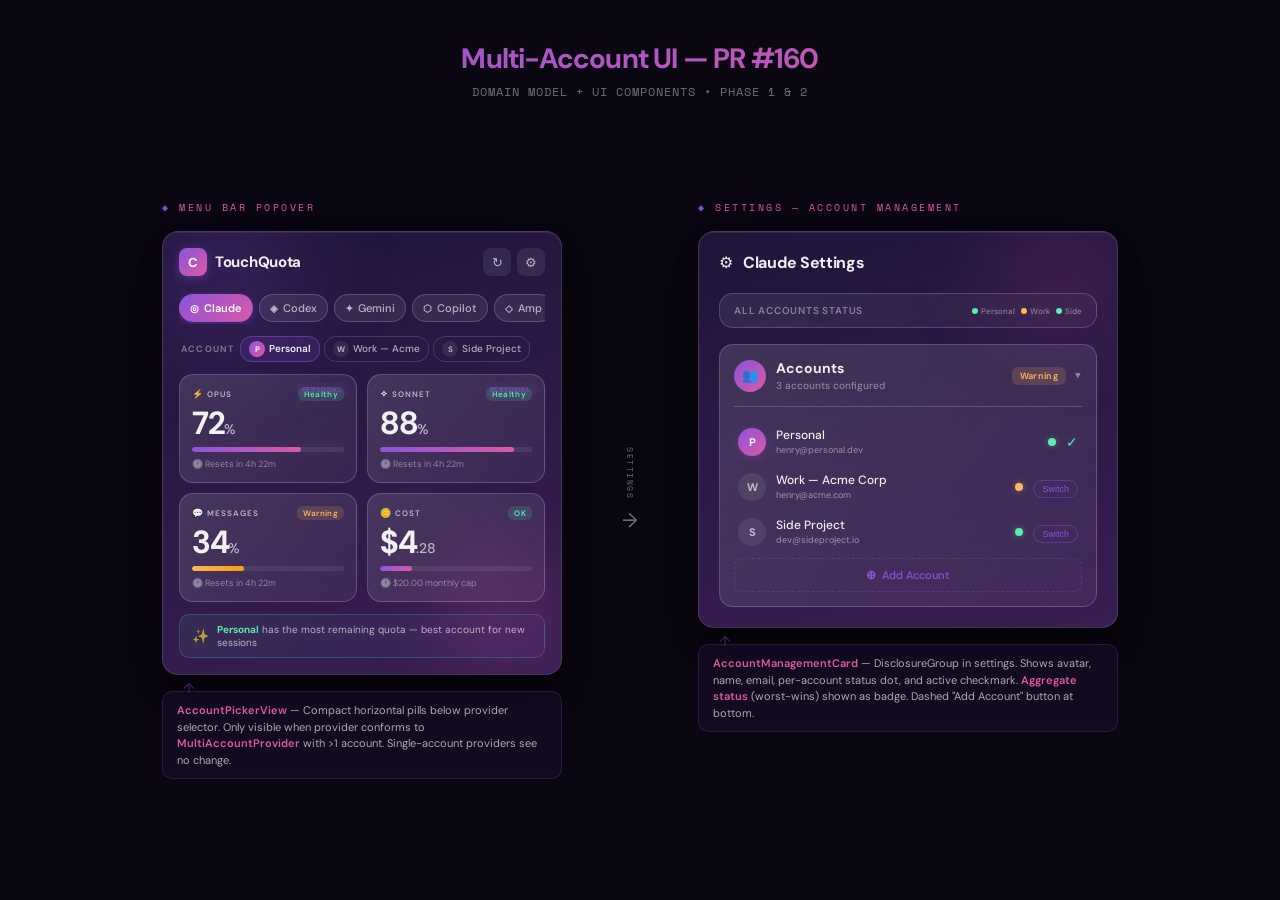
<file: docs/features/multi-account/multi-account-ui-design.html>
<!DOCTYPE html>
<html lang="en">
<head>
<meta charset="UTF-8">
<meta name="viewport" content="width=device-width, initial-scale=1.0">
<title>TouchQuota — Multi-Account UI Design</title>
<link href="https://fonts.googleapis.com/css2?family=DM+Sans:ital,opsz,wght@0,9..40,300;0,9..40,400;0,9..40,500;0,9..40,600;0,9..40,700&family=Space+Mono:wght@400;700&display=swap" rel="stylesheet">
<style>
  :root {
    --bg-deep: rgb(30, 20, 56);
    --bg-mid: rgb(46, 26, 72);
    --bg-surface: rgb(56, 30, 82);
    --card-bg: rgba(255,255,255,0.10);
    --card-bg-hover: rgba(255,255,255,0.14);
    --card-border: rgba(255,255,255,0.18);
    --card-border-highlight: rgba(255,255,255,0.28);
    --glass-bg: rgba(255,255,255,0.08);
    --text-primary: rgba(255,255,255,0.93);
    --text-secondary: rgba(255,255,255,0.65);
    --text-tertiary: rgba(255,255,255,0.42);
    --accent-purple: rgb(140, 82, 218);
    --accent-pink: rgb(218, 90, 166);
    --accent-gradient: linear-gradient(135deg, rgb(140,82,218), rgb(218,90,166));
    --status-healthy: rgb(90, 235, 174);
    --status-warning: rgb(250, 184, 90);
    --status-critical: rgb(250, 107, 133);
    --status-depleted: rgb(217, 64, 90);
    --hover-overlay: rgba(255,255,255,0.06);
    --pill-radius: 20px;
    --card-radius: 14px;
    --font-body: 'DM Sans', -apple-system, sans-serif;
    --font-mono: 'Space Mono', monospace;
  }

  * { margin: 0; padding: 0; box-sizing: border-box; }

  body {
    background: #0a0612;
    font-family: var(--font-body);
    color: var(--text-primary);
    display: flex;
    justify-content: center;
    align-items: flex-start;
    min-height: 100vh;
    padding: 40px 20px;
    overflow-x: hidden;
  }

  .design-canvas {
    display: flex;
    gap: 60px;
    align-items: flex-start;
    flex-wrap: wrap;
    justify-content: center;
    max-width: 1200px;
  }

  /* ── Annotation labels ── */
  .section-label {
    font-family: var(--font-mono);
    font-size: 10px;
    letter-spacing: 2.5px;
    text-transform: uppercase;
    color: var(--accent-pink);
    margin-bottom: 16px;
    opacity: 0;
    animation: labelIn 0.6s ease forwards;
  }
  .section-label::before {
    content: '◆ ';
    color: var(--accent-purple);
  }

  /* ── Popover frame ── */
  .popover-frame {
    width: 400px;
    flex-shrink: 0;
    opacity: 0;
    animation: popoverIn 0.7s cubic-bezier(0.16, 1, 0.3, 1) 0.1s forwards;
  }

  .popover {
    width: 400px;
    border-radius: 16px;
    background: linear-gradient(165deg, var(--bg-deep) 0%, var(--bg-mid) 50%, var(--bg-surface) 100%);
    border: 1px solid rgba(255,255,255,0.12);
    overflow: hidden;
    position: relative;
    box-shadow:
      0 25px 60px rgba(0,0,0,0.5),
      0 8px 20px rgba(0,0,0,0.3),
      inset 0 1px 0 rgba(255,255,255,0.08);
  }

  /* Orb effects */
  .popover::before {
    content: '';
    position: absolute;
    width: 240px;
    height: 240px;
    border-radius: 50%;
    background: radial-gradient(circle, rgba(140,82,218,0.25), transparent 70%);
    top: -80px;
    left: -60px;
    filter: blur(40px);
    pointer-events: none;
    animation: orbFloat 8s ease-in-out infinite;
  }
  .popover::after {
    content: '';
    position: absolute;
    width: 200px;
    height: 200px;
    border-radius: 50%;
    background: radial-gradient(circle, rgba(218,90,166,0.2), transparent 70%);
    bottom: -40px;
    right: -40px;
    filter: blur(30px);
    pointer-events: none;
    animation: orbFloat 8s ease-in-out 4s infinite;
  }

  .popover-content {
    position: relative;
    z-index: 1;
    padding: 16px;
    display: flex;
    flex-direction: column;
    gap: 12px;
  }

  /* ── Header ── */
  .popover-header {
    display: flex;
    align-items: center;
    justify-content: space-between;
    padding-bottom: 4px;
  }
  .logo-group {
    display: flex;
    align-items: center;
    gap: 8px;
  }
  .logo-icon {
    width: 28px;
    height: 28px;
    border-radius: 8px;
    background: var(--accent-gradient);
    display: flex;
    align-items: center;
    justify-content: center;
    font-weight: 700;
    font-size: 13px;
    color: white;
    box-shadow: 0 2px 10px rgba(140,82,218,0.4);
  }
  .logo-text {
    font-weight: 700;
    font-size: 15px;
    letter-spacing: -0.3px;
  }
  .header-actions {
    display: flex;
    gap: 6px;
  }
  .header-btn {
    width: 28px;
    height: 28px;
    border-radius: 8px;
    border: none;
    background: var(--glass-bg);
    color: var(--text-secondary);
    cursor: pointer;
    display: flex;
    align-items: center;
    justify-content: center;
    font-size: 13px;
    transition: all 0.15s ease;
  }
  .header-btn:hover {
    background: var(--hover-overlay);
    color: var(--text-primary);
    transform: scale(1.05);
  }

  /* ── Provider pills row ── */
  .provider-pills {
    display: flex;
    gap: 6px;
    overflow-x: auto;
    scrollbar-width: none;
    padding: 2px 0;
  }
  .provider-pills::-webkit-scrollbar { display: none; }
  .provider-pill {
    display: flex;
    align-items: center;
    gap: 5px;
    padding: 6px 10px;
    border-radius: var(--pill-radius);
    border: 1px solid var(--card-border);
    background: var(--glass-bg);
    cursor: pointer;
    white-space: nowrap;
    font-size: 11px;
    font-weight: 500;
    color: var(--text-secondary);
    transition: all 0.15s ease;
    flex-shrink: 0;
  }
  .provider-pill:hover {
    background: var(--hover-overlay);
    border-color: var(--card-border-highlight);
    color: var(--text-primary);
  }
  .provider-pill.active {
    background: var(--accent-gradient);
    border-color: rgba(140,82,218,0.5);
    color: white;
    font-weight: 600;
    box-shadow: 0 2px 8px rgba(140,82,218,0.35);
  }
  .pill-icon {
    font-size: 10px;
    font-weight: 600;
  }

  /* ── ACCOUNT PICKER (NEW) ── */
  .account-picker-section {
    display: flex;
    align-items: center;
    gap: 6px;
    padding: 0 2px;
  }
  .account-picker-label {
    font-size: 9px;
    font-weight: 600;
    letter-spacing: 1.2px;
    text-transform: uppercase;
    color: var(--text-tertiary);
    flex-shrink: 0;
  }
  .account-pills {
    display: flex;
    gap: 4px;
    overflow-x: auto;
    scrollbar-width: none;
  }
  .account-pills::-webkit-scrollbar { display: none; }
  .account-pill {
    display: flex;
    align-items: center;
    gap: 4px;
    padding: 4px 8px;
    border-radius: 12px;
    border: 1px solid rgba(255,255,255,0.15);
    background: transparent;
    cursor: pointer;
    white-space: nowrap;
    transition: all 0.2s ease;
    flex-shrink: 0;
  }
  .account-pill:hover {
    background: var(--hover-overlay);
    border-color: rgba(255,255,255,0.25);
  }
  .account-pill.active {
    background: rgba(140,82,218,0.15);
    border-color: rgba(140,82,218,0.5);
  }
  .account-avatar {
    width: 16px;
    height: 16px;
    border-radius: 50%;
    display: flex;
    align-items: center;
    justify-content: center;
    font-size: 8px;
    font-weight: 700;
    background: var(--glass-bg);
    color: var(--text-secondary);
    flex-shrink: 0;
  }
  .account-pill.active .account-avatar {
    background: var(--accent-gradient);
    color: white;
  }
  .account-pill-name {
    font-size: 10px;
    font-weight: 500;
    color: var(--text-secondary);
    line-height: 1;
  }
  .account-pill.active .account-pill-name {
    font-weight: 600;
    color: var(--text-primary);
  }

  /* ── Stat cards grid ── */
  .stat-grid {
    display: grid;
    grid-template-columns: 1fr 1fr;
    gap: 10px;
  }

  .stat-card {
    padding: 12px;
    border-radius: var(--card-radius);
    background: linear-gradient(135deg, rgba(255,255,255,0.12), rgba(255,255,255,0.05));
    border: 1px solid var(--card-border);
    position: relative;
    overflow: hidden;
    transition: all 0.15s ease;
    cursor: default;
    opacity: 0;
    animation: cardIn 0.5s ease forwards;
  }
  .stat-card:nth-child(1) { animation-delay: 0.3s; }
  .stat-card:nth-child(2) { animation-delay: 0.4s; }
  .stat-card:nth-child(3) { animation-delay: 0.5s; }
  .stat-card:nth-child(4) { animation-delay: 0.6s; }
  .stat-card:hover {
    transform: scale(1.015);
    background: linear-gradient(135deg, rgba(255,255,255,0.15), rgba(255,255,255,0.07));
  }

  .stat-label-row {
    display: flex;
    align-items: center;
    justify-content: space-between;
    margin-bottom: 6px;
  }
  .stat-label {
    display: flex;
    align-items: center;
    gap: 4px;
  }
  .stat-label-icon {
    font-size: 9px;
    font-weight: 700;
  }
  .stat-label-text {
    font-size: 8px;
    font-weight: 600;
    letter-spacing: 1px;
    text-transform: uppercase;
    color: var(--text-secondary);
  }
  .stat-badge {
    font-size: 8px;
    font-weight: 600;
    padding: 2px 6px;
    border-radius: 6px;
    letter-spacing: 0.3px;
  }
  .stat-badge.healthy { background: rgba(90,235,174,0.15); color: var(--status-healthy); }
  .stat-badge.warning { background: rgba(250,184,90,0.15); color: var(--status-warning); }
  .stat-badge.critical { background: rgba(250,107,133,0.15); color: var(--status-critical); }

  .stat-value {
    font-size: 32px;
    font-weight: 700;
    letter-spacing: -1.5px;
    line-height: 1;
    margin-bottom: 8px;
  }
  .stat-value .unit {
    font-size: 14px;
    font-weight: 500;
    color: var(--text-secondary);
    letter-spacing: 0;
  }

  .progress-track {
    height: 5px;
    border-radius: 3px;
    background: rgba(255,255,255,0.08);
    overflow: hidden;
    margin-bottom: 6px;
  }
  .progress-fill {
    height: 100%;
    border-radius: 3px;
    background: var(--accent-gradient);
    transition: width 0.8s cubic-bezier(0.34, 1.56, 0.64, 1);
  }
  .progress-fill.warning { background: linear-gradient(90deg, var(--status-warning), #f59e0b); }
  .progress-fill.critical { background: linear-gradient(90deg, var(--status-critical), #ef4444); }

  .stat-reset {
    display: flex;
    align-items: center;
    gap: 3px;
    font-size: 9px;
    color: var(--text-tertiary);
  }

  /* Account indicator on card */
  .stat-card .account-tag {
    position: absolute;
    top: 8px;
    right: 8px;
    font-size: 7px;
    font-weight: 600;
    letter-spacing: 0.8px;
    text-transform: uppercase;
    color: var(--accent-purple);
    background: rgba(140,82,218,0.12);
    padding: 2px 5px;
    border-radius: 4px;
    opacity: 0.7;
  }

  /* ── Settings panel frame ── */
  .settings-frame {
    width: 420px;
    flex-shrink: 0;
    opacity: 0;
    animation: popoverIn 0.7s cubic-bezier(0.16, 1, 0.3, 1) 0.25s forwards;
  }

  .settings-panel {
    width: 420px;
    border-radius: 16px;
    background: linear-gradient(165deg, var(--bg-deep) 0%, var(--bg-mid) 50%, var(--bg-surface) 100%);
    border: 1px solid rgba(255,255,255,0.12);
    overflow: hidden;
    position: relative;
    box-shadow:
      0 25px 60px rgba(0,0,0,0.5),
      0 8px 20px rgba(0,0,0,0.3),
      inset 0 1px 0 rgba(255,255,255,0.08);
  }
  .settings-panel::before {
    content: '';
    position: absolute;
    width: 200px;
    height: 200px;
    border-radius: 50%;
    background: radial-gradient(circle, rgba(218,90,166,0.18), transparent 70%);
    top: -60px;
    right: -40px;
    filter: blur(40px);
    pointer-events: none;
  }

  .settings-content {
    position: relative;
    z-index: 1;
    padding: 20px;
    display: flex;
    flex-direction: column;
    gap: 16px;
  }

  .settings-header {
    display: flex;
    align-items: center;
    gap: 10px;
    padding-bottom: 4px;
  }
  .settings-header-icon {
    font-size: 16px;
  }
  .settings-title {
    font-size: 16px;
    font-weight: 700;
    letter-spacing: -0.3px;
  }

  /* ── Account Management Card (NEW) ── */
  .account-mgmt-card {
    border-radius: var(--card-radius);
    background: linear-gradient(135deg, rgba(255,255,255,0.12), rgba(255,255,255,0.05));
    border: 1px solid var(--card-border);
    overflow: hidden;
    opacity: 0;
    animation: cardIn 0.5s ease 0.5s forwards;
  }

  .mgmt-header {
    padding: 14px;
    display: flex;
    align-items: center;
    gap: 10px;
    cursor: pointer;
    transition: background 0.15s ease;
  }
  .mgmt-header:hover {
    background: var(--hover-overlay);
  }
  .mgmt-header-icon {
    width: 32px;
    height: 32px;
    border-radius: 50%;
    background: var(--accent-gradient);
    display: flex;
    align-items: center;
    justify-content: center;
    font-size: 13px;
    color: white;
    flex-shrink: 0;
  }
  .mgmt-header-text {
    flex: 1;
  }
  .mgmt-header-title {
    font-size: 14px;
    font-weight: 700;
  }
  .mgmt-header-sub {
    font-size: 10px;
    font-weight: 500;
    color: var(--text-tertiary);
    margin-top: 2px;
  }
  .mgmt-header-badge {
    font-size: 9px;
    font-weight: 600;
    padding: 3px 8px;
    border-radius: 6px;
  }
  .mgmt-chevron {
    color: var(--text-tertiary);
    font-size: 11px;
    transition: transform 0.2s ease;
  }
  .account-mgmt-card.expanded .mgmt-chevron {
    transform: rotate(90deg);
  }

  .mgmt-body {
    max-height: 0;
    overflow: hidden;
    transition: max-height 0.35s cubic-bezier(0.16, 1, 0.3, 1);
  }
  .account-mgmt-card.expanded .mgmt-body {
    max-height: 500px;
  }
  .mgmt-body-inner {
    padding: 0 14px 14px;
  }
  .mgmt-divider {
    height: 1px;
    background: var(--card-border);
    margin-bottom: 12px;
  }

  /* Account rows */
  .account-row {
    display: flex;
    align-items: center;
    gap: 10px;
    padding: 8px 4px;
    border-radius: 8px;
    transition: background 0.12s ease;
    opacity: 0;
    animation: rowSlide 0.4s ease forwards;
  }
  .account-row:nth-child(2) { animation-delay: 0.6s; }
  .account-row:nth-child(3) { animation-delay: 0.7s; }
  .account-row:nth-child(4) { animation-delay: 0.8s; }
  .account-row:hover {
    background: var(--hover-overlay);
  }
  .row-avatar {
    width: 28px;
    height: 28px;
    border-radius: 50%;
    display: flex;
    align-items: center;
    justify-content: center;
    font-size: 11px;
    font-weight: 700;
    background: var(--glass-bg);
    color: var(--text-secondary);
    flex-shrink: 0;
    transition: all 0.2s ease;
  }
  .account-row.is-active .row-avatar {
    background: var(--accent-gradient);
    color: white;
    box-shadow: 0 2px 8px rgba(140,82,218,0.3);
  }
  .row-info {
    flex: 1;
    min-width: 0;
  }
  .row-name {
    font-size: 12px;
    font-weight: 500;
    white-space: nowrap;
    overflow: hidden;
    text-overflow: ellipsis;
  }
  .row-email {
    font-size: 9px;
    font-weight: 500;
    color: var(--text-tertiary);
    margin-top: 1px;
  }
  .row-status {
    width: 8px;
    height: 8px;
    border-radius: 50%;
    flex-shrink: 0;
  }
  .row-status.healthy { background: var(--status-healthy); box-shadow: 0 0 6px rgba(90,235,174,0.4); }
  .row-status.warning { background: var(--status-warning); box-shadow: 0 0 6px rgba(250,184,90,0.4); }
  .row-status.critical { background: var(--status-critical); box-shadow: 0 0 6px rgba(250,107,133,0.4); }
  .row-action {
    flex-shrink: 0;
  }
  .row-active-check {
    font-size: 14px;
    color: var(--status-healthy);
    filter: drop-shadow(0 0 4px rgba(90,235,174,0.4));
  }
  .row-switch-btn {
    font-size: 9px;
    font-weight: 500;
    color: var(--accent-purple);
    padding: 3px 8px;
    border-radius: 12px;
    border: 1px solid rgba(140,82,218,0.4);
    background: transparent;
    cursor: pointer;
    transition: all 0.15s ease;
  }
  .row-switch-btn:hover {
    background: rgba(140,82,218,0.12);
    border-color: rgba(140,82,218,0.7);
    color: rgba(140,82,218,1);
  }

  /* Add account button */
  .add-account-btn {
    display: flex;
    align-items: center;
    justify-content: center;
    gap: 6px;
    padding: 8px;
    border-radius: 8px;
    border: 1px dashed rgba(140,82,218,0.3);
    background: transparent;
    color: var(--accent-purple);
    font-size: 11px;
    font-weight: 500;
    font-family: var(--font-body);
    cursor: pointer;
    transition: all 0.15s ease;
    margin-top: 4px;
    width: 100%;
    opacity: 0;
    animation: rowSlide 0.4s ease 0.9s forwards;
  }
  .add-account-btn:hover {
    border-color: rgba(140,82,218,0.6);
    background: rgba(140,82,218,0.06);
  }
  .add-icon { font-size: 12px; font-weight: 600; }

  /* ── Callout annotations ── */
  .annotation {
    position: relative;
    margin-top: 16px;
    padding: 10px 14px;
    border-radius: 10px;
    background: rgba(140,82,218,0.08);
    border: 1px solid rgba(140,82,218,0.2);
    font-size: 11px;
    color: var(--text-secondary);
    line-height: 1.5;
    opacity: 0;
    animation: cardIn 0.5s ease 0.8s forwards;
  }
  .annotation strong {
    color: var(--accent-pink);
    font-weight: 600;
  }
  .annotation::before {
    content: '↑';
    position: absolute;
    top: -14px;
    left: 20px;
    font-size: 14px;
    color: rgba(140,82,218,0.4);
  }

  .annotation-right::before {
    content: '←';
    top: 12px;
    left: -14px;
  }

  /* ── Flow arrows between panels ── */
  .flow-connector {
    display: flex;
    flex-direction: column;
    align-items: center;
    justify-content: center;
    gap: 8px;
    align-self: center;
    opacity: 0;
    animation: cardIn 0.5s ease 0.6s forwards;
  }
  .flow-arrow {
    font-size: 20px;
    color: var(--text-tertiary);
    animation: arrowPulse 2s ease-in-out infinite;
  }
  .flow-label {
    font-family: var(--font-mono);
    font-size: 8px;
    letter-spacing: 1.5px;
    text-transform: uppercase;
    color: var(--text-tertiary);
    writing-mode: vertical-rl;
    text-orientation: mixed;
  }

  /* ── Page title ── */
  .page-title-block {
    text-align: center;
    margin-bottom: 40px;
    width: 100%;
    opacity: 0;
    animation: labelIn 0.8s ease 0.05s forwards;
  }
  .page-title {
    font-size: 28px;
    font-weight: 700;
    letter-spacing: -0.8px;
    background: var(--accent-gradient);
    -webkit-background-clip: text;
    -webkit-text-fill-color: transparent;
    background-clip: text;
    margin-bottom: 6px;
  }
  .page-subtitle {
    font-size: 12px;
    font-family: var(--font-mono);
    color: var(--text-tertiary);
    letter-spacing: 1px;
  }

  /* ── Best Account suggestion banner ── */
  .best-account-banner {
    display: flex;
    align-items: center;
    gap: 8px;
    padding: 8px 12px;
    border-radius: 10px;
    background: linear-gradient(135deg, rgba(90,235,174,0.08), rgba(140,82,218,0.06));
    border: 1px solid rgba(90,235,174,0.2);
    font-size: 10px;
    color: var(--text-secondary);
    opacity: 0;
    animation: cardIn 0.5s ease 0.75s forwards;
  }
  .best-account-banner .spark {
    font-size: 14px;
    flex-shrink: 0;
  }
  .best-account-banner strong {
    color: var(--status-healthy);
  }

  /* ── Aggregate status row ── */
  .aggregate-row {
    display: flex;
    align-items: center;
    gap: 10px;
    padding: 10px 14px;
    border-radius: var(--card-radius);
    background: linear-gradient(135deg, rgba(255,255,255,0.08), rgba(255,255,255,0.03));
    border: 1px solid var(--card-border);
    opacity: 0;
    animation: cardIn 0.5s ease 0.45s forwards;
  }
  .aggregate-label {
    font-size: 10px;
    font-weight: 600;
    color: var(--text-tertiary);
    text-transform: uppercase;
    letter-spacing: 0.8px;
    flex: 1;
  }
  .aggregate-dots {
    display: flex;
    gap: 6px;
    align-items: center;
  }
  .aggregate-dot-group {
    display: flex;
    align-items: center;
    gap: 3px;
  }
  .agg-dot {
    width: 6px;
    height: 6px;
    border-radius: 50%;
  }
  .agg-dot-label {
    font-size: 8px;
    color: var(--text-tertiary);
    font-weight: 500;
  }

  /* ── Animations ── */
  @keyframes popoverIn {
    from { opacity: 0; transform: translateY(16px) scale(0.97); }
    to { opacity: 1; transform: translateY(0) scale(1); }
  }
  @keyframes cardIn {
    from { opacity: 0; transform: translateY(8px); }
    to { opacity: 1; transform: translateY(0); }
  }
  @keyframes rowSlide {
    from { opacity: 0; transform: translateX(-8px); }
    to { opacity: 1; transform: translateX(0); }
  }
  @keyframes labelIn {
    from { opacity: 0; }
    to { opacity: 1; }
  }
  @keyframes orbFloat {
    0%, 100% { transform: translate(0, 0); }
    50% { transform: translate(12px, -8px); }
  }
  @keyframes arrowPulse {
    0%, 100% { opacity: 0.3; transform: translateX(0); }
    50% { opacity: 0.7; transform: translateX(4px); }
  }
  @keyframes statusPulse {
    0%, 100% { box-shadow: 0 0 4px rgba(90,235,174,0.3); }
    50% { box-shadow: 0 0 10px rgba(90,235,174,0.6); }
  }

  /* Interactive states for account pills */
  .account-pill.active .account-avatar {
    animation: statusPulse 3s ease-in-out infinite;
  }

  /* Responsive */
  @media (max-width: 920px) {
    .flow-connector { display: none; }
    .design-canvas { flex-direction: column; align-items: center; }
  }
</style>
</head>
<body>

<div class="design-canvas">

  <!-- Page Title -->
  <div class="page-title-block">
    <div class="page-title">Multi-Account UI — PR #160</div>
    <div class="page-subtitle">DOMAIN MODEL + UI COMPONENTS &bull; PHASE 1 &amp; 2</div>
  </div>

  <!-- ═══ LEFT: Menu Popover ═══ -->
  <div class="popover-frame">
    <div class="section-label">Menu Bar Popover</div>
    <div class="popover">
      <div class="popover-content">

        <!-- Header -->
        <div class="popover-header">
          <div class="logo-group">
            <div class="logo-icon">C</div>
            <div class="logo-text">TouchQuota</div>
          </div>
          <div class="header-actions">
            <button class="header-btn" title="Refresh">↻</button>
            <button class="header-btn" title="Settings">⚙</button>
          </div>
        </div>

        <!-- Provider pills -->
        <div class="provider-pills">
          <div class="provider-pill active"><span class="pill-icon">◎</span> Claude</div>
          <div class="provider-pill"><span class="pill-icon">◈</span> Codex</div>
          <div class="provider-pill"><span class="pill-icon">✦</span> Gemini</div>
          <div class="provider-pill"><span class="pill-icon">⬡</span> Copilot</div>
          <div class="provider-pill"><span class="pill-icon">◇</span> Amp</div>
        </div>

        <!-- ★ NEW: Account picker pills -->
        <div class="account-picker-section">
          <span class="account-picker-label">Account</span>
          <div class="account-pills">
            <div class="account-pill active" onclick="switchAccount(this)">
              <div class="account-avatar">P</div>
              <span class="account-pill-name">Personal</span>
            </div>
            <div class="account-pill" onclick="switchAccount(this)">
              <div class="account-avatar">W</div>
              <span class="account-pill-name">Work — Acme</span>
            </div>
            <div class="account-pill" onclick="switchAccount(this)">
              <div class="account-avatar">S</div>
              <span class="account-pill-name">Side Project</span>
            </div>
          </div>
        </div>

        <!-- Stat cards -->
        <div class="stat-grid">
          <div class="stat-card">
            <span class="account-tag">Personal</span>
            <div class="stat-label-row">
              <div class="stat-label">
                <span class="stat-label-icon">⚡</span>
                <span class="stat-label-text">Opus</span>
              </div>
              <span class="stat-badge healthy">Healthy</span>
            </div>
            <div class="stat-value">72<span class="unit">%</span></div>
            <div class="progress-track"><div class="progress-fill" style="width:72%"></div></div>
            <div class="stat-reset">🕐 Resets in 4h 22m</div>
          </div>

          <div class="stat-card">
            <span class="account-tag">Personal</span>
            <div class="stat-label-row">
              <div class="stat-label">
                <span class="stat-label-icon">✧</span>
                <span class="stat-label-text">Sonnet</span>
              </div>
              <span class="stat-badge healthy">Healthy</span>
            </div>
            <div class="stat-value">88<span class="unit">%</span></div>
            <div class="progress-track"><div class="progress-fill" style="width:88%"></div></div>
            <div class="stat-reset">🕐 Resets in 4h 22m</div>
          </div>

          <div class="stat-card">
            <div class="stat-label-row">
              <div class="stat-label">
                <span class="stat-label-icon">💬</span>
                <span class="stat-label-text">Messages</span>
              </div>
              <span class="stat-badge warning">Warning</span>
            </div>
            <div class="stat-value">34<span class="unit">%</span></div>
            <div class="progress-track"><div class="progress-fill warning" style="width:34%"></div></div>
            <div class="stat-reset">🕐 Resets in 4h 22m</div>
          </div>

          <div class="stat-card">
            <div class="stat-label-row">
              <div class="stat-label">
                <span class="stat-label-icon">🪙</span>
                <span class="stat-label-text">Cost</span>
              </div>
              <span class="stat-badge healthy">OK</span>
            </div>
            <div class="stat-value">$4<span class="unit">.28</span></div>
            <div class="progress-track"><div class="progress-fill" style="width:21%"></div></div>
            <div class="stat-reset">🕐 $20.00 monthly cap</div>
          </div>
        </div>

        <!-- Best account suggestion -->
        <div class="best-account-banner">
          <span class="spark">✨</span>
          <span><strong>Personal</strong> has the most remaining quota — best account for new sessions</span>
        </div>

      </div>
    </div>

    <div class="annotation">
      <strong>AccountPickerView</strong> — Compact horizontal pills below provider selector.
      Only visible when provider conforms to <strong>MultiAccountProvider</strong> with &gt;1 account. Single-account providers see no change.
    </div>
  </div>

  <!-- ═══ CENTER: Flow Arrow ═══ -->
  <div class="flow-connector">
    <span class="flow-label">Settings</span>
    <span class="flow-arrow">→</span>
  </div>

  <!-- ═══ RIGHT: Settings Panel ═══ -->
  <div class="settings-frame">
    <div class="section-label">Settings — Account Management</div>
    <div class="settings-panel">
      <div class="settings-content">

        <div class="settings-header">
          <span class="settings-header-icon">⚙</span>
          <span class="settings-title">Claude Settings</span>
        </div>

        <!-- Aggregate status -->
        <div class="aggregate-row">
          <span class="aggregate-label">All accounts status</span>
          <div class="aggregate-dots">
            <div class="aggregate-dot-group">
              <div class="agg-dot" style="background:var(--status-healthy)"></div>
              <span class="agg-dot-label">Personal</span>
            </div>
            <div class="aggregate-dot-group">
              <div class="agg-dot" style="background:var(--status-warning)"></div>
              <span class="agg-dot-label">Work</span>
            </div>
            <div class="aggregate-dot-group">
              <div class="agg-dot" style="background:var(--status-healthy)"></div>
              <span class="agg-dot-label">Side</span>
            </div>
          </div>
        </div>

        <!-- ★ NEW: Account Management Card -->
        <div class="account-mgmt-card expanded" id="mgmtCard">
          <div class="mgmt-header" onclick="toggleMgmt()">
            <div class="mgmt-header-icon">👥</div>
            <div class="mgmt-header-text">
              <div class="mgmt-header-title">Accounts</div>
              <div class="mgmt-header-sub">3 accounts configured</div>
            </div>
            <span class="stat-badge warning mgmt-header-badge">Warning</span>
            <span class="mgmt-chevron">▸</span>
          </div>

          <div class="mgmt-body">
            <div class="mgmt-body-inner">
              <div class="mgmt-divider"></div>

              <!-- Account 1: Active -->
              <div class="account-row is-active">
                <div class="row-avatar">P</div>
                <div class="row-info">
                  <div class="row-name">Personal</div>
                  <div class="row-email">henry@personal.dev</div>
                </div>
                <div class="row-status healthy"></div>
                <div class="row-action">
                  <span class="row-active-check">✓</span>
                </div>
              </div>

              <!-- Account 2 -->
              <div class="account-row">
                <div class="row-avatar">W</div>
                <div class="row-info">
                  <div class="row-name">Work — Acme Corp</div>
                  <div class="row-email">henry@acme.com</div>
                </div>
                <div class="row-status warning"></div>
                <div class="row-action">
                  <button class="row-switch-btn" onclick="event.stopPropagation()">Switch</button>
                </div>
              </div>

              <!-- Account 3 -->
              <div class="account-row">
                <div class="row-avatar">S</div>
                <div class="row-info">
                  <div class="row-name">Side Project</div>
                  <div class="row-email">dev@sideproject.io</div>
                </div>
                <div class="row-status healthy"></div>
                <div class="row-action">
                  <button class="row-switch-btn" onclick="event.stopPropagation()">Switch</button>
                </div>
              </div>

              <!-- Add account -->
              <button class="add-account-btn">
                <span class="add-icon">⊕</span>
                Add Account
              </button>
            </div>
          </div>
        </div>

      </div>
    </div>

    <div class="annotation">
      <strong>AccountManagementCard</strong> — DisclosureGroup in settings. Shows avatar, name, email, per-account status dot, and active checkmark. <strong>Aggregate status</strong> (worst-wins) shown as badge. Dashed "Add Account" button at bottom.
    </div>
  </div>

</div>

<script>
  // Toggle management card
  function toggleMgmt() {
    document.getElementById('mgmtCard').classList.toggle('expanded');
  }

  // Switch active account pill
  function switchAccount(el) {
    document.querySelectorAll('.account-pill').forEach(p => p.classList.remove('active'));
    el.classList.add('active');
  }

  // Provider pill selection
  document.querySelectorAll('.provider-pill').forEach(pill => {
    pill.addEventListener('click', () => {
      document.querySelectorAll('.provider-pill').forEach(p => p.classList.remove('active'));
      pill.classList.add('active');
    });
  });
</script>

</body>
</html>
</file>
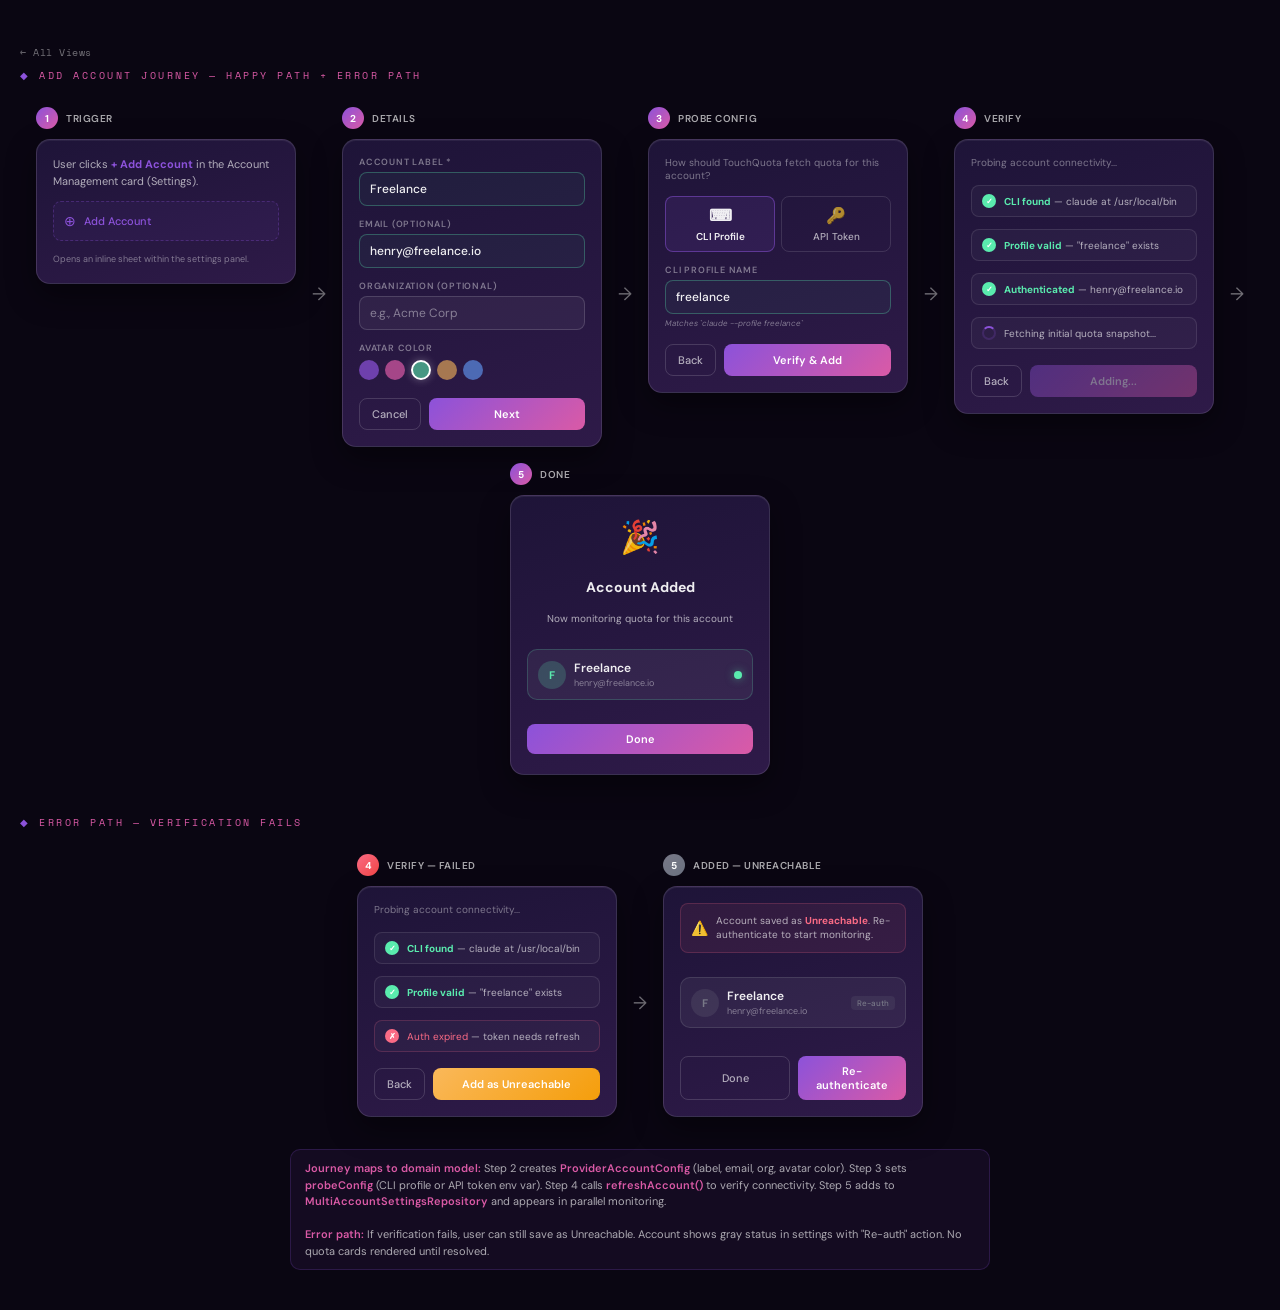
<file: docs/features/multi-account/components/add-account.html>
<!DOCTYPE html>
<html lang="en">
<head>
<meta charset="UTF-8">
<meta name="viewport" content="width=device-width, initial-scale=1.0">
<title>TouchQuota — Add Account Journey</title>
<link href="https://fonts.googleapis.com/css2?family=DM+Sans:ital,opsz,wght@0,9..40,300;0,9..40,400;0,9..40,500;0,9..40,600;0,9..40,700&family=Space+Mono:wght@400;700&display=swap" rel="stylesheet">
<link rel="stylesheet" href="theme.css">
<style>
  body { align-items: flex-start; }

  .journey-wrapper {
    max-width: 1400px;
    width: 100%;
  }

  .back-link {
    display: inline-flex; align-items: center; gap: 4px;
    font-size: 10px; color: var(--text-tertiary); text-decoration: none;
    font-family: var(--font-mono); letter-spacing: 0.5px;
    margin-bottom: 8px; transition: color 0.15s ease;
  }
  .back-link:hover { color: var(--accent-purple); }

  .journey-flow {
    display: flex;
    align-items: flex-start;
    gap: 16px;
    justify-content: center;
    flex-wrap: wrap;
    margin-top: 24px;
  }

  .journey-step {
    width: 260px;
    flex-shrink: 0;
    opacity: 0;
    animation: popoverIn 0.6s cubic-bezier(0.16, 1, 0.3, 1) forwards;
  }
  .journey-step:nth-child(1) { animation-delay: 0.2s; }
  .journey-step:nth-child(2) { animation-delay: 0.35s; }
  .journey-step:nth-child(3) { animation-delay: 0.5s; }
  .journey-step:nth-child(4) { animation-delay: 0.65s; }
  .journey-step:nth-child(5) { animation-delay: 0.8s; }
  .journey-step:nth-child(6) { animation-delay: 0.95s; }
  .journey-step:nth-child(7) { animation-delay: 1.1s; }
  .journey-step:nth-child(8) { animation-delay: 1.25s; }
  .journey-step:nth-child(9) { animation-delay: 1.4s; }

  .step-number {
    display: flex; align-items: center; gap: 8px; margin-bottom: 10px;
  }
  .step-badge {
    width: 22px; height: 22px; border-radius: 50%;
    background: var(--accent-gradient);
    display: flex; align-items: center; justify-content: center;
    font-size: 10px; font-weight: 700; color: white; flex-shrink: 0;
  }
  .step-label {
    font-size: 10px; font-weight: 600; letter-spacing: 0.5px;
    text-transform: uppercase; color: var(--text-secondary);
  }

  .step-card {
    border-radius: var(--card-radius);
    background: linear-gradient(165deg, var(--bg-deep) 0%, var(--bg-mid) 100%);
    border: 1px solid rgba(255,255,255,0.12);
    overflow: hidden;
    box-shadow: 0 12px 30px rgba(0,0,0,0.4), inset 0 1px 0 rgba(255,255,255,0.06);
  }
  .step-content {
    padding: 16px;
    display: flex; flex-direction: column; gap: 12px;
    position: relative; z-index: 1;
  }

  /* Journey arrow */
  .journey-arrow {
    display: flex; align-items: center; justify-content: center;
    align-self: center; font-size: 18px; color: var(--text-tertiary);
    flex-shrink: 0; padding-top: 34px;
    opacity: 0; animation: cardIn 0.5s ease 0.4s forwards;
  }

  /* ── Form elements ── */
  .form-group { display: flex; flex-direction: column; gap: 4px; }
  .form-label {
    font-size: 9px; font-weight: 600; letter-spacing: 0.8px;
    text-transform: uppercase; color: var(--text-tertiary);
  }
  .form-input {
    width: 100%; padding: 8px 10px; border-radius: 8px;
    border: 1px solid rgba(255,255,255,0.15); background: rgba(255,255,255,0.05);
    color: var(--text-primary); font-family: var(--font-body);
    font-size: 12px; font-weight: 500; outline: none; transition: all 0.15s ease;
  }
  .form-input:focus {
    border-color: rgba(140,82,218,0.6); background: rgba(140,82,218,0.06);
    box-shadow: 0 0 0 2px rgba(140,82,218,0.15);
  }
  .form-input::placeholder { color: var(--text-tertiary); font-weight: 400; }
  .form-input.filled { border-color: rgba(90,235,174,0.3); background: rgba(90,235,174,0.04); }
  .form-hint { font-size: 8px; color: var(--text-tertiary); font-style: italic; }

  /* ── Probe type selector ── */
  .probe-options { display: flex; gap: 6px; }
  .probe-option {
    flex: 1; padding: 8px; border-radius: 8px;
    border: 1px solid rgba(255,255,255,0.12); background: transparent;
    color: var(--text-secondary); font-family: var(--font-body);
    font-size: 10px; font-weight: 500; cursor: pointer;
    text-align: center; transition: all 0.15s ease;
  }
  .probe-option:hover { border-color: rgba(255,255,255,0.25); background: var(--hover-overlay); }
  .probe-option.selected {
    border-color: rgba(140,82,218,0.5); background: rgba(140,82,218,0.12);
    color: var(--text-primary); font-weight: 600;
  }
  .probe-option-icon { display: block; font-size: 16px; margin-bottom: 4px; }

  /* ── Color picker ── */
  .color-picker { display: flex; gap: 6px; padding: 2px 0; }
  .color-swatch {
    width: 20px; height: 20px; border-radius: 50%;
    cursor: pointer; border: 2px solid transparent; transition: all 0.15s ease;
  }
  .color-swatch:hover { transform: scale(1.15); }
  .color-swatch.selected { border-color: white; box-shadow: 0 0 8px rgba(255,255,255,0.3); }

  /* ── Verification rows ── */
  .verify-row {
    display: flex; align-items: center; gap: 8px;
    padding: 8px 10px; border-radius: 8px;
    border: 1px solid rgba(255,255,255,0.1); background: rgba(255,255,255,0.03);
  }
  .verify-spinner {
    width: 14px; height: 14px;
    border: 2px solid rgba(140,82,218,0.2); border-top-color: var(--accent-purple);
    border-radius: 50%; animation: spin 0.8s linear infinite; flex-shrink: 0;
  }
  .verify-check {
    width: 14px; height: 14px; border-radius: 50%;
    background: var(--status-healthy);
    display: flex; align-items: center; justify-content: center;
    font-size: 8px; color: white; font-weight: 700; flex-shrink: 0;
  }
  .verify-fail {
    width: 14px; height: 14px; border-radius: 50%;
    background: var(--status-critical);
    display: flex; align-items: center; justify-content: center;
    font-size: 8px; color: white; font-weight: 700; flex-shrink: 0;
  }
  .verify-text { font-size: 10px; color: var(--text-secondary); }
  .verify-text strong { color: var(--status-healthy); }
  .verify-text .fail { color: var(--status-critical); }

  /* ── Action buttons ── */
  .step-actions { display: flex; gap: 8px; margin-top: 4px; }
  .step-actions .btn-primary { flex: 1; }

  /* ── Success state ── */
  .success-card { text-align: center; padding: 20px 16px; }
  .success-icon { font-size: 32px; margin-bottom: 8px; }
  .success-title { font-size: 14px; font-weight: 700; margin-bottom: 4px; }
  .success-sub { font-size: 10px; color: var(--text-secondary); margin-bottom: 12px; }
  .success-account-preview {
    display: flex; align-items: center; gap: 8px;
    padding: 10px; border-radius: 10px;
    background: rgba(255,255,255,0.06); border: 1px solid rgba(90,235,174,0.2);
    margin-bottom: 12px;
  }
  .success-avatar {
    width: 28px; height: 28px; border-radius: 50%;
    background: rgba(90,235,174,0.2); color: var(--status-healthy);
    display: flex; align-items: center; justify-content: center;
    font-size: 11px; font-weight: 700;
  }
  .success-info { text-align: left; flex: 1; }
  .success-name { font-size: 12px; font-weight: 600; }
  .success-email { font-size: 9px; color: var(--text-tertiary); margin-top: 1px; }
  .success-status-dot {
    width: 8px; height: 8px; border-radius: 50%;
    background: var(--status-healthy); box-shadow: 0 0 8px rgba(90,235,174,0.5);
  }

  /* ── Error state ── */
  .error-card { padding: 16px; }
  .error-banner {
    display: flex; align-items: center; gap: 8px;
    padding: 10px; border-radius: 8px;
    background: rgba(250,107,133,0.08); border: 1px solid rgba(250,107,133,0.2);
    margin-bottom: 12px;
  }
  .error-banner-icon { font-size: 14px; flex-shrink: 0; }
  .error-banner-text { font-size: 10px; color: var(--text-secondary); line-height: 1.4; }
  .error-banner-text strong { color: var(--status-critical); }

  .step-desc {
    font-size: 11px; color: var(--text-secondary); line-height: 1.5;
  }
  .step-desc strong { color: var(--accent-purple); }

  /* Responsive */
  @media (max-width: 920px) {
    .journey-arrow { display: none; }
  }
</style>
</head>
<body>

<div class="journey-wrapper">
  <a href="../index.html" class="back-link">← All Views</a>
  <div class="section-label">Add Account Journey — Happy Path + Error Path</div>

  <div class="journey-flow">

    <!-- Step 1: Trigger -->
    <div class="journey-step">
      <div class="step-number">
        <div class="step-badge">1</div>
        <span class="step-label">Trigger</span>
      </div>
      <div class="step-card">
        <div class="step-content">
          <div class="step-desc">
            User clicks <strong>+ Add Account</strong> in the Account Management card (Settings).
          </div>
          <div style="display:flex;align-items:center;gap:8px;padding:10px;border-radius:8px;background:rgba(140,82,218,0.06);border:1px dashed rgba(140,82,218,0.3)">
            <span style="font-size:14px;color:var(--accent-purple)">⊕</span>
            <span style="font-size:11px;font-weight:500;color:var(--accent-purple)">Add Account</span>
          </div>
          <div class="step-desc" style="font-size:9px;color:var(--text-tertiary)">
            Opens an inline sheet within the settings panel.
          </div>
        </div>
      </div>
    </div>

    <div class="journey-arrow">→</div>

    <!-- Step 2: Account Details -->
    <div class="journey-step">
      <div class="step-number">
        <div class="step-badge">2</div>
        <span class="step-label">Details</span>
      </div>
      <div class="step-card">
        <div class="step-content">
          <div class="form-group">
            <span class="form-label">Account Label *</span>
            <input class="form-input filled" type="text" value="Freelance" readonly>
          </div>
          <div class="form-group">
            <span class="form-label">Email (optional)</span>
            <input class="form-input filled" type="text" value="henry@freelance.io" readonly>
          </div>
          <div class="form-group">
            <span class="form-label">Organization (optional)</span>
            <input class="form-input" type="text" placeholder="e.g., Acme Corp" readonly>
          </div>
          <div class="form-group">
            <span class="form-label">Avatar Color</span>
            <div class="color-picker">
              <div class="color-swatch" style="background:rgba(140,82,218,0.7)" onclick="pickColor(this)"></div>
              <div class="color-swatch" style="background:rgba(218,90,166,0.7)" onclick="pickColor(this)"></div>
              <div class="color-swatch selected" style="background:rgba(90,235,174,0.6)" onclick="pickColor(this)"></div>
              <div class="color-swatch" style="background:rgba(250,184,90,0.6)" onclick="pickColor(this)"></div>
              <div class="color-swatch" style="background:rgba(100,160,255,0.6)" onclick="pickColor(this)"></div>
            </div>
          </div>
          <div class="step-actions">
            <button class="btn-secondary">Cancel</button>
            <button class="btn-primary">Next</button>
          </div>
        </div>
      </div>
    </div>

    <div class="journey-arrow">→</div>

    <!-- Step 3: Probe Config -->
    <div class="journey-step">
      <div class="step-number">
        <div class="step-badge">3</div>
        <span class="step-label">Probe Config</span>
      </div>
      <div class="step-card">
        <div class="step-content">
          <div style="font-size:10px;color:var(--text-tertiary);margin-bottom:2px">
            How should TouchQuota fetch quota for this account?
          </div>
          <div class="probe-options">
            <div class="probe-option selected" onclick="selectProbe(this,'cli')">
              <span class="probe-option-icon">⌨</span>
              CLI Profile
            </div>
            <div class="probe-option" onclick="selectProbe(this,'api')">
              <span class="probe-option-icon">🔑</span>
              API Token
            </div>
          </div>
          <div id="probeFields">
            <div class="form-group">
              <span class="form-label">CLI Profile Name</span>
              <input class="form-input filled" type="text" value="freelance" readonly>
              <span class="form-hint">Matches `claude --profile freelance`</span>
            </div>
          </div>
          <div class="step-actions">
            <button class="btn-secondary">Back</button>
            <button class="btn-primary">Verify & Add</button>
          </div>
        </div>
      </div>
    </div>

    <div class="journey-arrow">→</div>

    <!-- Step 4: Verification (Happy) -->
    <div class="journey-step">
      <div class="step-number">
        <div class="step-badge">4</div>
        <span class="step-label">Verify</span>
      </div>
      <div class="step-card">
        <div class="step-content">
          <div style="font-size:10px;color:var(--text-tertiary);margin-bottom:4px">
            Probing account connectivity...
          </div>
          <div class="verify-row">
            <div class="verify-check">✓</div>
            <span class="verify-text"><strong>CLI found</strong> — claude at /usr/local/bin</span>
          </div>
          <div class="verify-row">
            <div class="verify-check">✓</div>
            <span class="verify-text"><strong>Profile valid</strong> — "freelance" exists</span>
          </div>
          <div class="verify-row">
            <div class="verify-check">✓</div>
            <span class="verify-text"><strong>Authenticated</strong> — henry@freelance.io</span>
          </div>
          <div class="verify-row">
            <div class="verify-spinner"></div>
            <span class="verify-text">Fetching initial quota snapshot...</span>
          </div>
          <div class="step-actions">
            <button class="btn-secondary">Back</button>
            <button class="btn-primary" disabled>Adding...</button>
          </div>
        </div>
      </div>
    </div>

    <div class="journey-arrow">→</div>

    <!-- Step 5: Success -->
    <div class="journey-step">
      <div class="step-number">
        <div class="step-badge">5</div>
        <span class="step-label">Done</span>
      </div>
      <div class="step-card">
        <div class="step-content success-card">
          <div class="success-icon">🎉</div>
          <div class="success-title">Account Added</div>
          <div class="success-sub">Now monitoring quota for this account</div>
          <div class="success-account-preview">
            <div class="success-avatar">F</div>
            <div class="success-info">
              <div class="success-name">Freelance</div>
              <div class="success-email">henry@freelance.io</div>
            </div>
            <div class="success-status-dot"></div>
          </div>
          <button class="btn-primary" style="width:100%">Done</button>
        </div>
      </div>
    </div>

  </div>

  <!-- ── Error Path ── -->
  <div style="margin-top:40px">
    <div class="section-label">Error Path — Verification Fails</div>

    <div class="journey-flow">

      <!-- Error Step 4: Verification fails -->
      <div class="journey-step">
        <div class="step-number">
          <div class="step-badge" style="background:linear-gradient(135deg, var(--status-critical), #ef4444)">4</div>
          <span class="step-label">Verify — Failed</span>
        </div>
        <div class="step-card">
          <div class="step-content">
            <div style="font-size:10px;color:var(--text-tertiary);margin-bottom:4px">
              Probing account connectivity...
            </div>
            <div class="verify-row">
              <div class="verify-check">✓</div>
              <span class="verify-text"><strong>CLI found</strong> — claude at /usr/local/bin</span>
            </div>
            <div class="verify-row">
              <div class="verify-check">✓</div>
              <span class="verify-text"><strong>Profile valid</strong> — "freelance" exists</span>
            </div>
            <div class="verify-row" style="border-color:rgba(250,107,133,0.2)">
              <div class="verify-fail">✗</div>
              <span class="verify-text"><span class="fail">Auth expired</span> — token needs refresh</span>
            </div>
            <div class="step-actions">
              <button class="btn-secondary">Back</button>
              <button class="btn-primary" style="background:linear-gradient(135deg, var(--status-warning), #f59e0b)">Add as Unreachable</button>
            </div>
          </div>
        </div>
      </div>

      <div class="journey-arrow">→</div>

      <!-- Error Step 5: Added as unreachable -->
      <div class="journey-step">
        <div class="step-number">
          <div class="step-badge" style="background:linear-gradient(135deg, var(--status-unreachable), #6b7280)">5</div>
          <span class="step-label">Added — Unreachable</span>
        </div>
        <div class="step-card">
          <div class="step-content error-card">
            <div class="error-banner">
              <span class="error-banner-icon">⚠️</span>
              <div class="error-banner-text">
                Account saved as <strong>Unreachable</strong>. Re-authenticate to start monitoring.
              </div>
            </div>
            <div class="success-account-preview" style="border-color:rgba(120,120,135,0.3)">
              <div class="success-avatar" style="background:rgba(120,120,135,0.2);color:var(--status-unreachable)">F</div>
              <div class="success-info">
                <div class="success-name">Freelance</div>
                <div class="success-email">henry@freelance.io</div>
              </div>
              <span style="font-size:8px;font-weight:500;color:var(--status-unreachable);padding:2px 6px;border-radius:4px;background:rgba(120,120,135,0.15)">Re-auth</span>
            </div>
            <div class="step-actions">
              <button class="btn-secondary" style="flex:1">Done</button>
              <button class="btn-primary" style="flex:1">Re-authenticate</button>
            </div>
          </div>
        </div>
      </div>

    </div>
  </div>

  <!-- Annotation -->
  <div class="annotation no-arrow" style="max-width:700px;margin:32px auto 0;opacity:1;animation:none">
    <strong>Journey maps to domain model:</strong>
    Step 2 creates <strong>ProviderAccountConfig</strong> (label, email, org, avatar color).
    Step 3 sets <strong>probeConfig</strong> (CLI profile or API token env var).
    Step 4 calls <strong>refreshAccount()</strong> to verify connectivity.
    Step 5 adds to <strong>MultiAccountSettingsRepository</strong> and appears in parallel monitoring.
    <br><br>
    <strong>Error path:</strong> If verification fails, user can still save as Unreachable.
    Account shows gray status in settings with "Re-auth" action. No quota cards rendered until resolved.
  </div>
</div>

<script>
  function selectProbe(el, type) {
    el.parentElement.querySelectorAll('.probe-option').forEach(o => o.classList.remove('selected'));
    el.classList.add('selected');
    const fields = document.getElementById('probeFields');
    if (type === 'cli') {
      fields.innerHTML = `
        <div class="form-group">
          <span class="form-label">CLI Profile Name</span>
          <input class="form-input filled" type="text" value="freelance" readonly>
          <span class="form-hint">Matches \`claude --profile freelance\`</span>
        </div>`;
    } else {
      fields.innerHTML = `
        <div class="form-group">
          <span class="form-label">API Token Env Var</span>
          <input class="form-input" type="text" placeholder="e.g., CLAUDE_FREELANCE_TOKEN" readonly>
          <span class="form-hint">Environment variable holding the API key</span>
        </div>`;
    }
  }

  function pickColor(el) {
    el.parentElement.querySelectorAll('.color-swatch').forEach(s => s.classList.remove('selected'));
    el.classList.add('selected');
  }
</script>
</body>
</html>
</file>
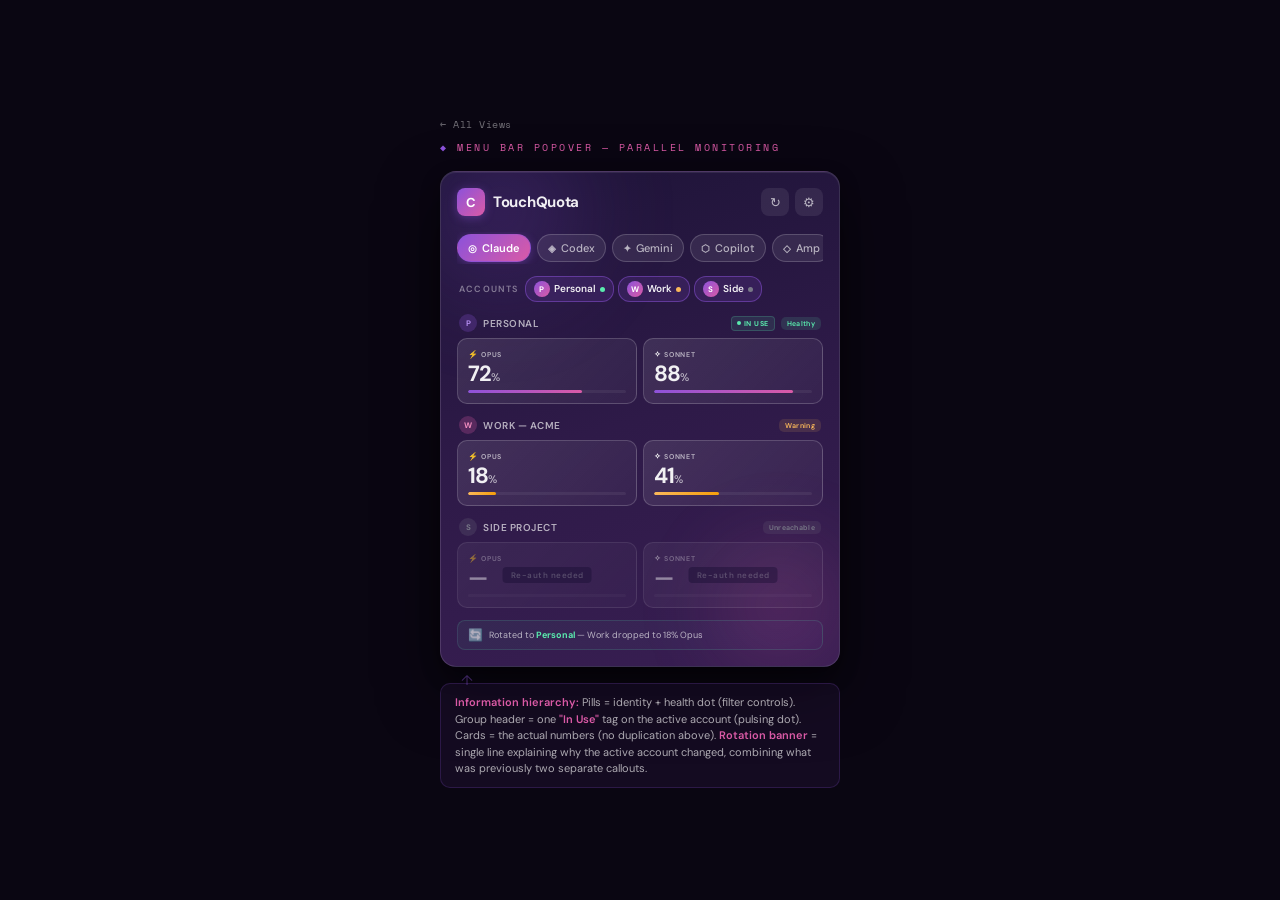
<file: docs/features/multi-account/components/popover.html>
<!DOCTYPE html>
<html lang="en">
<head>
<meta charset="UTF-8">
<meta name="viewport" content="width=device-width, initial-scale=1.0">
<title>TouchQuota — Menu Bar Popover (Multi-Account)</title>
<link href="https://fonts.googleapis.com/css2?family=DM+Sans:ital,opsz,wght@0,9..40,300;0,9..40,400;0,9..40,500;0,9..40,600;0,9..40,700&family=Space+Mono:wght@400;700&display=swap" rel="stylesheet">
<link rel="stylesheet" href="theme.css">
<style>
  body { align-items: center; }

  .frame {
    width: 400px;
    opacity: 0;
    animation: popoverIn 0.7s cubic-bezier(0.16, 1, 0.3, 1) 0.1s forwards;
  }
  .popover { width: 400px; }
  .popover-content {
    position: relative;
    z-index: 1;
    padding: 16px;
    display: flex;
    flex-direction: column;
    gap: 12px;
  }

  /* ── Header ── */
  .popover-header {
    display: flex;
    align-items: center;
    justify-content: space-between;
    padding-bottom: 4px;
  }
  .logo-group { display: flex; align-items: center; gap: 8px; }
  .logo-icon {
    width: 28px; height: 28px; border-radius: 8px;
    background: var(--accent-gradient);
    display: flex; align-items: center; justify-content: center;
    font-weight: 700; font-size: 13px; color: white;
    box-shadow: 0 2px 10px rgba(140,82,218,0.4);
  }
  .logo-text { font-weight: 700; font-size: 15px; letter-spacing: -0.3px; }
  .header-actions { display: flex; gap: 6px; }
  .header-btn {
    width: 28px; height: 28px; border-radius: 8px; border: none;
    background: var(--glass-bg); color: var(--text-secondary);
    cursor: pointer; display: flex; align-items: center; justify-content: center;
    font-size: 13px; transition: all 0.15s ease;
  }
  .header-btn:hover { background: var(--hover-overlay); color: var(--text-primary); transform: scale(1.05); }

  /* ── Account filter toggles ── */
  .account-section-header { display: flex; align-items: center; gap: 6px; padding: 0 2px; }
  .account-section-label {
    font-size: 9px; font-weight: 600; letter-spacing: 1.2px;
    text-transform: uppercase; color: var(--text-tertiary); flex-shrink: 0;
  }
  .account-filter-pills { display: flex; gap: 4px; overflow-x: auto; scrollbar-width: none; flex: 1; }
  .account-filter-pills::-webkit-scrollbar { display: none; }
  .account-filter {
    display: flex; align-items: center; gap: 4px;
    padding: 4px 8px; border-radius: 12px;
    border: 1px solid rgba(255,255,255,0.15); background: transparent;
    cursor: pointer; white-space: nowrap; transition: all 0.2s ease; flex-shrink: 0;
  }
  .account-filter:hover { background: var(--hover-overlay); border-color: rgba(255,255,255,0.25); }
  .account-filter.on { background: rgba(140,82,218,0.15); border-color: rgba(140,82,218,0.5); }
  .account-filter.on .filter-avatar { background: var(--accent-gradient); color: white; }
  .account-filter.on .filter-name { font-weight: 600; color: var(--text-primary); }
  .filter-avatar {
    width: 16px; height: 16px; border-radius: 50%;
    display: flex; align-items: center; justify-content: center;
    font-size: 8px; font-weight: 700; background: var(--glass-bg); color: var(--text-secondary);
  }
  .filter-name { font-size: 10px; font-weight: 500; color: var(--text-secondary); line-height: 1; }
  .filter-status { width: 5px; height: 5px; border-radius: 50%; flex-shrink: 0; }

  /* ── Account groups ── */
  .account-group {
    display: flex; flex-direction: column; gap: 6px;
    opacity: 0; animation: cardIn 0.5s ease forwards;
  }
  .account-group:nth-child(1) { animation-delay: 0.25s; }
  .account-group:nth-child(2) { animation-delay: 0.40s; }
  .account-group:nth-child(3) { animation-delay: 0.55s; }
  .account-group-header { display: flex; align-items: center; gap: 6px; padding: 0 2px; }
  .group-avatar {
    width: 18px; height: 18px; border-radius: 50%;
    display: flex; align-items: center; justify-content: center;
    font-size: 8px; font-weight: 700; flex-shrink: 0;
  }
  .group-name {
    font-size: 10px; font-weight: 600; letter-spacing: 0.5px;
    text-transform: uppercase; color: var(--text-secondary); flex: 1;
  }
  .group-status-badge {
    font-size: 7px; font-weight: 600; padding: 2px 6px; border-radius: 5px; letter-spacing: 0.3px;
  }
  .group-status-badge.healthy { background: rgba(90,235,174,0.12); color: var(--status-healthy); }
  .group-status-badge.warning { background: rgba(250,184,90,0.12); color: var(--status-warning); }
  .group-status-badge.unreachable { background: rgba(120,120,135,0.15); color: var(--status-unreachable); }

  /* Active indicator on group header */
  .group-active-tag {
    font-size: 7px; font-weight: 700; letter-spacing: 0.5px;
    text-transform: uppercase; color: var(--status-healthy);
    padding: 2px 5px; border-radius: 4px;
    background: rgba(90,235,174,0.1);
    border: 1px solid rgba(90,235,174,0.2);
    display: flex; align-items: center; gap: 3px;
  }
  .group-active-dot {
    width: 4px; height: 4px; border-radius: 50%;
    background: var(--status-healthy);
    animation: activePulse 2s ease-in-out infinite;
  }
  @keyframes activePulse {
    0%, 100% { box-shadow: 0 0 2px rgba(90,235,174,0.3); }
    50% { box-shadow: 0 0 6px rgba(90,235,174,0.7); }
  }

  /* Rotation info banner */
  .rotation-banner {
    display: flex; align-items: center; gap: 6px;
    padding: 6px 10px; border-radius: 8px;
    background: linear-gradient(135deg, rgba(90,235,174,0.06), rgba(140,82,218,0.05));
    border: 1px solid rgba(90,235,174,0.15);
    font-size: 9px; color: var(--text-secondary);
    opacity: 0; animation: cardIn 0.5s ease 0.65s forwards;
  }
  .rotation-banner .rotation-icon { font-size: 12px; flex-shrink: 0; }
  .rotation-banner strong { color: var(--status-healthy); }
  .rotation-banner .muted { color: var(--text-tertiary); }

  /* ── Compact stat cards ── */
  .compact-stats { display: grid; grid-template-columns: 1fr 1fr; gap: 6px; }
  .compact-card {
    padding: 10px; border-radius: 10px;
    background: linear-gradient(135deg, rgba(255,255,255,0.10), rgba(255,255,255,0.04));
    border: 1px solid var(--card-border); transition: all 0.15s ease; cursor: default;
  }
  .compact-card:hover {
    transform: scale(1.015);
    background: linear-gradient(135deg, rgba(255,255,255,0.13), rgba(255,255,255,0.06));
  }
  .compact-label { display: flex; align-items: center; justify-content: space-between; margin-bottom: 4px; }
  .compact-label-left { display: flex; align-items: center; gap: 3px; }
  .compact-label-icon { font-size: 8px; font-weight: 700; }
  .compact-label-text {
    font-size: 7px; font-weight: 600; letter-spacing: 0.8px;
    text-transform: uppercase; color: var(--text-secondary);
  }
  .compact-value { font-size: 22px; font-weight: 700; letter-spacing: -1px; line-height: 1; margin-bottom: 5px; }
  .compact-value .unit { font-size: 11px; font-weight: 500; color: var(--text-secondary); letter-spacing: 0; }
  .compact-progress { height: 3px; border-radius: 2px; background: rgba(255,255,255,0.06); overflow: hidden; }
  .compact-progress-fill {
    height: 100%; border-radius: 2px; background: var(--accent-gradient);
    transition: width 0.8s cubic-bezier(0.34, 1.56, 0.64, 1);
  }
  .compact-progress-fill.warning { background: linear-gradient(90deg, var(--status-warning), #f59e0b); }
  .compact-card.unreachable { opacity: 0.5; position: relative; }
  .compact-card.unreachable::after {
    content: 'Re-auth needed'; position: absolute; top: 50%; left: 50%;
    transform: translate(-50%, -50%); font-size: 8px; font-weight: 600;
    letter-spacing: 0.5px; color: var(--status-unreachable);
    background: rgba(30,20,56,0.85); padding: 3px 8px; border-radius: 4px; white-space: nowrap;
  }

  /* ── Back link ── */
  .back-link {
    display: inline-flex; align-items: center; gap: 4px;
    font-size: 10px; color: var(--text-tertiary); text-decoration: none;
    font-family: var(--font-mono); letter-spacing: 0.5px;
    margin-bottom: 8px; transition: color 0.15s ease;
  }
  .back-link:hover { color: var(--accent-purple); }
</style>
</head>
<body>

<div class="frame">
  <a href="../index.html" class="back-link">← All Views</a>
  <div class="section-label">Menu Bar Popover — Parallel Monitoring</div>

  <div class="popover panel orb-purple orb-pink">
    <div class="popover-content">

      <!-- Header -->
      <div class="popover-header">
        <div class="logo-group">
          <div class="logo-icon">C</div>
          <div class="logo-text">TouchQuota</div>
        </div>
        <div class="header-actions">
          <button class="header-btn" title="Refresh">↻</button>
          <button class="header-btn" title="Settings">⚙</button>
        </div>
      </div>

      <!-- Provider pills -->
      <div class="provider-pills">
        <div class="provider-pill active"><span class="pill-icon">◎</span> Claude</div>
        <div class="provider-pill"><span class="pill-icon">◈</span> Codex</div>
        <div class="provider-pill"><span class="pill-icon">✦</span> Gemini</div>
        <div class="provider-pill"><span class="pill-icon">⬡</span> Copilot</div>
        <div class="provider-pill"><span class="pill-icon">◇</span> Amp</div>
      </div>

      <!-- Account filter toggles — just identity + status, no duplicate numbers -->
      <div class="account-section-header">
        <span class="account-section-label">Accounts</span>
        <div class="account-filter-pills">
          <div class="account-filter on" onclick="toggleFilter(this)">
            <div class="filter-avatar">P</div>
            <span class="filter-name">Personal</span>
            <div class="filter-status" style="background:var(--status-healthy)"></div>
          </div>
          <div class="account-filter on" onclick="toggleFilter(this)">
            <div class="filter-avatar">W</div>
            <span class="filter-name">Work</span>
            <div class="filter-status" style="background:var(--status-warning)"></div>
          </div>
          <div class="account-filter on" onclick="toggleFilter(this)">
            <div class="filter-avatar">S</div>
            <span class="filter-name">Side</span>
            <div class="filter-status" style="background:var(--status-unreachable)"></div>
          </div>
        </div>
      </div>

      <!-- Account 1: Personal — ACTIVE (single indicator, no duplicate %) -->
      <div class="account-group" data-account="Personal">
        <div class="account-group-header">
          <div class="group-avatar" style="background:rgba(140,82,218,0.25);color:rgb(180,140,240)">P</div>
          <span class="group-name">Personal</span>
          <span class="group-active-tag"><span class="group-active-dot"></span> In Use</span>
          <span class="group-status-badge healthy">Healthy</span>
        </div>
        <div class="compact-stats">
          <div class="compact-card">
            <div class="compact-label"><div class="compact-label-left"><span class="compact-label-icon">⚡</span><span class="compact-label-text">Opus</span></div></div>
            <div class="compact-value">72<span class="unit">%</span></div>
            <div class="compact-progress"><div class="compact-progress-fill" style="width:72%"></div></div>
          </div>
          <div class="compact-card">
            <div class="compact-label"><div class="compact-label-left"><span class="compact-label-icon">✧</span><span class="compact-label-text">Sonnet</span></div></div>
            <div class="compact-value">88<span class="unit">%</span></div>
            <div class="compact-progress"><div class="compact-progress-fill" style="width:88%"></div></div>
          </div>
        </div>
      </div>

      <!-- Account 2: Work — not active -->
      <div class="account-group" data-account="Work">
        <div class="account-group-header">
          <div class="group-avatar" style="background:rgba(218,90,166,0.25);color:rgb(240,140,190)">W</div>
          <span class="group-name">Work — Acme</span>
          <span class="group-status-badge warning">Warning</span>
        </div>
        <div class="compact-stats">
          <div class="compact-card">
            <div class="compact-label"><div class="compact-label-left"><span class="compact-label-icon">⚡</span><span class="compact-label-text">Opus</span></div></div>
            <div class="compact-value">18<span class="unit">%</span></div>
            <div class="compact-progress"><div class="compact-progress-fill warning" style="width:18%"></div></div>
          </div>
          <div class="compact-card">
            <div class="compact-label"><div class="compact-label-left"><span class="compact-label-icon">✧</span><span class="compact-label-text">Sonnet</span></div></div>
            <div class="compact-value">41<span class="unit">%</span></div>
            <div class="compact-progress"><div class="compact-progress-fill warning" style="width:41%"></div></div>
          </div>
        </div>
      </div>

      <!-- Account 3: Side Project — unreachable -->
      <div class="account-group" data-account="Side">
        <div class="account-group-header">
          <div class="group-avatar" style="background:rgba(120,120,135,0.2);color:var(--status-unreachable)">S</div>
          <span class="group-name">Side Project</span>
          <span class="group-status-badge unreachable">Unreachable</span>
        </div>
        <div class="compact-stats">
          <div class="compact-card unreachable">
            <div class="compact-label"><div class="compact-label-left"><span class="compact-label-icon">⚡</span><span class="compact-label-text">Opus</span></div></div>
            <div class="compact-value">—</div>
            <div class="compact-progress"><div class="compact-progress-fill" style="width:0%"></div></div>
          </div>
          <div class="compact-card unreachable">
            <div class="compact-label"><div class="compact-label-left"><span class="compact-label-icon">✧</span><span class="compact-label-text">Sonnet</span></div></div>
            <div class="compact-value">—</div>
            <div class="compact-progress"><div class="compact-progress-fill" style="width:0%"></div></div>
          </div>
        </div>
      </div>

      <!-- Single status banner — rotation reason + worst account -->
      <div class="rotation-banner">
        <span class="rotation-icon">🔄</span>
        <span>Rotated to <strong>Personal</strong> — Work dropped to 18% Opus</span>
      </div>

    </div>
  </div>

  <div class="annotation">
    <strong>Information hierarchy:</strong> Pills = identity + health dot (filter controls).
    Group header = one <strong>"In Use"</strong> tag on the active account (pulsing dot).
    Cards = the actual numbers (no duplication above).
    <strong>Rotation banner</strong> = single line explaining why the active account changed, combining what was previously two separate callouts.
  </div>
</div>

<script>
  function toggleFilter(el) {
    el.classList.toggle('on');
    const name = el.querySelector('.filter-name').textContent;
    document.querySelectorAll('.account-group').forEach(group => {
      if (group.dataset.account === name) {
        group.style.display = el.classList.contains('on') ? '' : 'none';
      }
    });
  }
  document.querySelectorAll('.provider-pill').forEach(pill => {
    pill.addEventListener('click', () => {
      document.querySelectorAll('.provider-pill').forEach(p => p.classList.remove('active'));
      pill.classList.add('active');
    });
  });
</script>
</body>
</html>
</file>
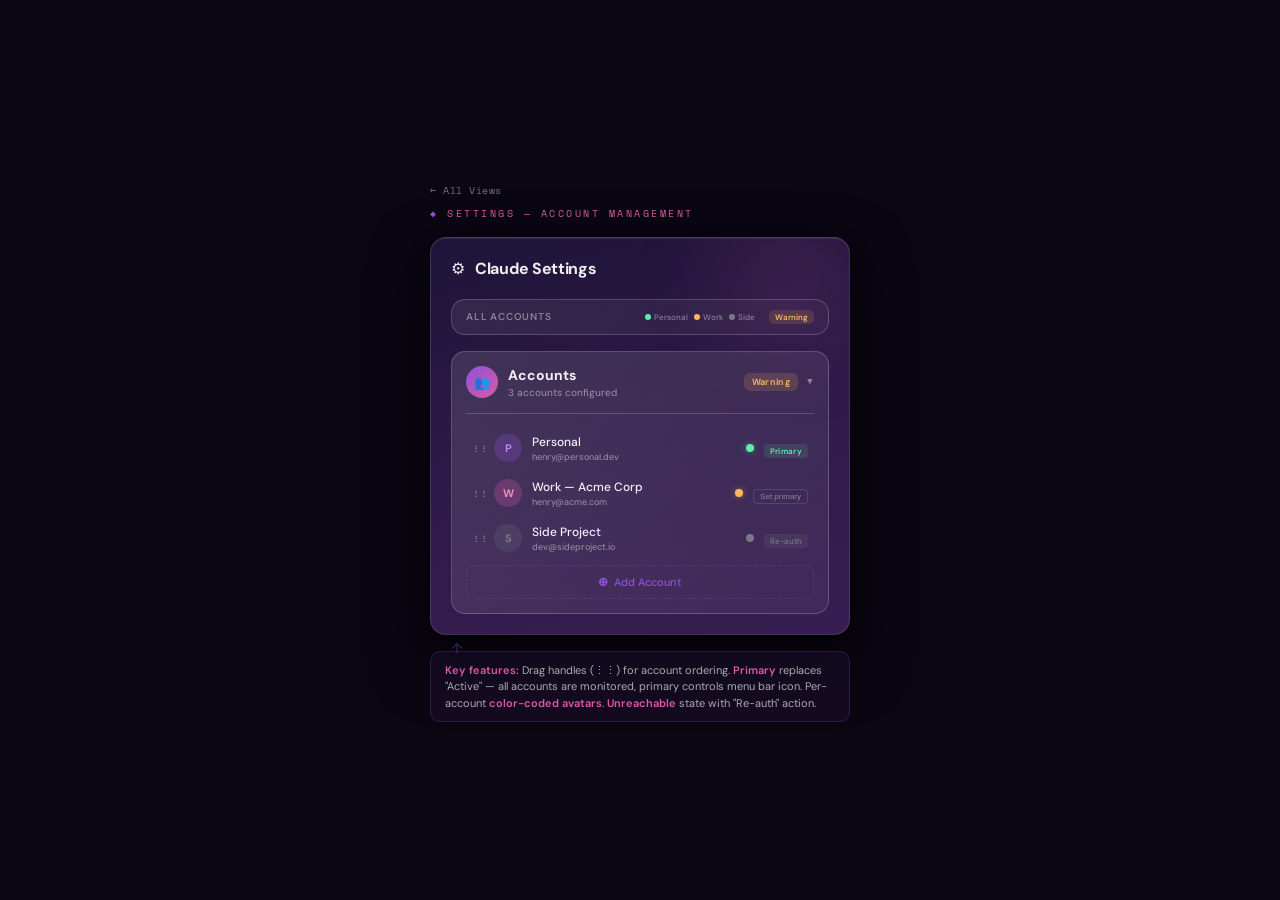
<file: docs/features/multi-account/components/settings.html>
<!DOCTYPE html>
<html lang="en">
<head>
<meta charset="UTF-8">
<meta name="viewport" content="width=device-width, initial-scale=1.0">
<title>TouchQuota — Account Management Settings</title>
<link href="https://fonts.googleapis.com/css2?family=DM+Sans:ital,opsz,wght@0,9..40,300;0,9..40,400;0,9..40,500;0,9..40,600;0,9..40,700&family=Space+Mono:wght@400;700&display=swap" rel="stylesheet">
<link rel="stylesheet" href="theme.css">
<style>
  body { align-items: center; }

  .frame {
    width: 420px;
    opacity: 0;
    animation: popoverIn 0.7s cubic-bezier(0.16, 1, 0.3, 1) 0.1s forwards;
  }
  .settings-panel { width: 420px; }
  .settings-panel::before {
    content: '';
    position: absolute;
    width: 200px; height: 200px; border-radius: 50%;
    background: radial-gradient(circle, rgba(218,90,166,0.18), transparent 70%);
    top: -60px; right: -40px; filter: blur(40px); pointer-events: none;
  }
  .settings-content {
    position: relative; z-index: 1; padding: 20px;
    display: flex; flex-direction: column; gap: 16px;
  }
  .settings-header { display: flex; align-items: center; gap: 10px; padding-bottom: 4px; }
  .settings-header-icon { font-size: 16px; }
  .settings-title { font-size: 16px; font-weight: 700; letter-spacing: -0.3px; }

  /* ── Aggregate row ── */
  .aggregate-row {
    display: flex; align-items: center; gap: 10px;
    padding: 10px 14px; border-radius: var(--card-radius);
    background: linear-gradient(135deg, rgba(255,255,255,0.08), rgba(255,255,255,0.03));
    border: 1px solid var(--card-border);
    opacity: 0; animation: cardIn 0.5s ease 0.3s forwards;
  }
  .aggregate-label {
    font-size: 10px; font-weight: 600; color: var(--text-tertiary);
    text-transform: uppercase; letter-spacing: 0.8px; flex: 1;
  }
  .aggregate-dots { display: flex; gap: 6px; align-items: center; }
  .aggregate-dot-group { display: flex; align-items: center; gap: 3px; }
  .agg-dot { width: 6px; height: 6px; border-radius: 50%; }
  .agg-dot-label { font-size: 8px; color: var(--text-tertiary); font-weight: 500; }
  .aggregate-worst {
    font-size: 8px; font-weight: 600; color: var(--status-warning);
    padding: 2px 6px; border-radius: 5px; background: rgba(250,184,90,0.12); margin-left: 4px;
  }

  /* ── Management card ── */
  .account-mgmt-card {
    border-radius: var(--card-radius);
    background: linear-gradient(135deg, rgba(255,255,255,0.12), rgba(255,255,255,0.05));
    border: 1px solid var(--card-border); overflow: hidden;
    opacity: 0; animation: cardIn 0.5s ease 0.4s forwards;
  }
  .mgmt-header {
    padding: 14px; display: flex; align-items: center; gap: 10px;
    cursor: pointer; transition: background 0.15s ease;
  }
  .mgmt-header:hover { background: var(--hover-overlay); }
  .mgmt-header-icon {
    width: 32px; height: 32px; border-radius: 50%;
    background: var(--accent-gradient);
    display: flex; align-items: center; justify-content: center;
    font-size: 13px; color: white; flex-shrink: 0;
  }
  .mgmt-header-text { flex: 1; }
  .mgmt-header-title { font-size: 14px; font-weight: 700; }
  .mgmt-header-sub { font-size: 10px; font-weight: 500; color: var(--text-tertiary); margin-top: 2px; }
  .mgmt-header-badge { font-size: 9px; font-weight: 600; padding: 3px 8px; border-radius: 6px; }
  .mgmt-chevron { color: var(--text-tertiary); font-size: 11px; transition: transform 0.2s ease; }
  .account-mgmt-card.expanded .mgmt-chevron { transform: rotate(90deg); }
  .mgmt-body { max-height: 0; overflow: hidden; transition: max-height 0.35s cubic-bezier(0.16, 1, 0.3, 1); }
  .account-mgmt-card.expanded .mgmt-body { max-height: 600px; }
  .mgmt-body-inner { padding: 0 14px 14px; }
  .mgmt-divider { height: 1px; background: var(--card-border); margin-bottom: 12px; }

  /* ── Account rows ── */
  .account-row {
    display: flex; align-items: center; gap: 10px;
    padding: 8px 6px; border-radius: 8px;
    transition: background 0.12s ease;
    opacity: 0; animation: rowSlide 0.4s ease forwards;
  }
  .account-row:nth-child(2) { animation-delay: 0.5s; }
  .account-row:nth-child(3) { animation-delay: 0.6s; }
  .account-row:nth-child(4) { animation-delay: 0.7s; }
  .account-row:nth-child(5) { animation-delay: 0.8s; }
  .account-row:hover { background: var(--hover-overlay); }
  .row-order {
    font-size: 8px; font-weight: 600; color: var(--text-tertiary);
    width: 12px; text-align: center; flex-shrink: 0; cursor: grab; user-select: none;
  }
  .row-avatar {
    width: 28px; height: 28px; border-radius: 50%;
    display: flex; align-items: center; justify-content: center;
    font-size: 11px; font-weight: 700; flex-shrink: 0; transition: all 0.2s ease;
  }
  .row-avatar.purple { background: rgba(140,82,218,0.25); color: rgb(180,140,240); }
  .row-avatar.pink { background: rgba(218,90,166,0.25); color: rgb(240,140,190); }
  .row-avatar.teal { background: rgba(90,235,174,0.2); color: rgb(90,235,174); }
  .row-avatar.gray { background: rgba(120,120,135,0.2); color: var(--status-unreachable); }
  .row-info { flex: 1; min-width: 0; }
  .row-name { font-size: 12px; font-weight: 500; white-space: nowrap; overflow: hidden; text-overflow: ellipsis; }
  .row-email { font-size: 9px; font-weight: 500; color: var(--text-tertiary); margin-top: 1px; }
  .row-status { width: 8px; height: 8px; border-radius: 50%; flex-shrink: 0; }
  .row-status.healthy { background: var(--status-healthy); box-shadow: 0 0 6px rgba(90,235,174,0.4); }
  .row-status.warning { background: var(--status-warning); box-shadow: 0 0 6px rgba(250,184,90,0.4); }
  .row-status.unreachable { background: var(--status-unreachable); }
  .row-action { flex-shrink: 0; }
  .row-primary-badge {
    font-size: 8px; font-weight: 600; color: var(--status-healthy);
    padding: 2px 6px; border-radius: 4px; background: rgba(90,235,174,0.12); letter-spacing: 0.3px;
  }
  .row-error-tag {
    font-size: 8px; font-weight: 500; color: var(--status-unreachable);
    padding: 2px 6px; border-radius: 4px; background: rgba(120,120,135,0.15); cursor: pointer;
  }
  .row-error-tag:hover { color: var(--text-primary); background: rgba(120,120,135,0.25); }
  .row-set-primary-btn {
    font-size: 8px; font-weight: 500; color: var(--text-tertiary);
    padding: 2px 6px; border-radius: 4px;
    border: 1px solid rgba(255,255,255,0.12); background: transparent;
    cursor: pointer; transition: all 0.15s ease;
  }
  .row-set-primary-btn:hover { color: var(--accent-purple); border-color: rgba(140,82,218,0.4); }

  /* ── Add account button ── */
  .add-account-btn {
    display: flex; align-items: center; justify-content: center; gap: 6px;
    padding: 8px; border-radius: 8px;
    border: 1px dashed rgba(140,82,218,0.3); background: transparent;
    color: var(--accent-purple); font-size: 11px; font-weight: 500; font-family: var(--font-body);
    cursor: pointer; transition: all 0.15s ease; margin-top: 4px; width: 100%;
    opacity: 0; animation: rowSlide 0.4s ease 0.9s forwards;
  }
  .add-account-btn:hover { border-color: rgba(140,82,218,0.6); background: rgba(140,82,218,0.06); }

  .back-link {
    display: inline-flex; align-items: center; gap: 4px;
    font-size: 10px; color: var(--text-tertiary); text-decoration: none;
    font-family: var(--font-mono); letter-spacing: 0.5px;
    margin-bottom: 8px; transition: color 0.15s ease;
  }
  .back-link:hover { color: var(--accent-purple); }
</style>
</head>
<body>

<div class="frame">
  <a href="../index.html" class="back-link">← All Views</a>
  <div class="section-label">Settings — Account Management</div>

  <div class="settings-panel panel">
    <div class="settings-content">

      <div class="settings-header">
        <span class="settings-header-icon">⚙</span>
        <span class="settings-title">Claude Settings</span>
      </div>

      <!-- Aggregate status -->
      <div class="aggregate-row">
        <span class="aggregate-label">All accounts</span>
        <div class="aggregate-dots">
          <div class="aggregate-dot-group">
            <div class="agg-dot" style="background:var(--status-healthy)"></div>
            <span class="agg-dot-label">Personal</span>
          </div>
          <div class="aggregate-dot-group">
            <div class="agg-dot" style="background:var(--status-warning)"></div>
            <span class="agg-dot-label">Work</span>
          </div>
          <div class="aggregate-dot-group">
            <div class="agg-dot" style="background:var(--status-unreachable)"></div>
            <span class="agg-dot-label">Side</span>
          </div>
        </div>
        <span class="aggregate-worst">Warning</span>
      </div>

      <!-- Account Management Card -->
      <div class="account-mgmt-card expanded" id="mgmtCard">
        <div class="mgmt-header" onclick="document.getElementById('mgmtCard').classList.toggle('expanded')">
          <div class="mgmt-header-icon">👥</div>
          <div class="mgmt-header-text">
            <div class="mgmt-header-title">Accounts</div>
            <div class="mgmt-header-sub">3 accounts configured</div>
          </div>
          <span class="stat-badge warning mgmt-header-badge">Warning</span>
          <span class="mgmt-chevron">▸</span>
        </div>

        <div class="mgmt-body">
          <div class="mgmt-body-inner">
            <div class="mgmt-divider"></div>

            <div class="account-row">
              <span class="row-order">⋮⋮</span>
              <div class="row-avatar purple">P</div>
              <div class="row-info">
                <div class="row-name">Personal</div>
                <div class="row-email">henry@personal.dev</div>
              </div>
              <div class="row-status healthy"></div>
              <div class="row-action"><span class="row-primary-badge">Primary</span></div>
            </div>

            <div class="account-row">
              <span class="row-order">⋮⋮</span>
              <div class="row-avatar pink">W</div>
              <div class="row-info">
                <div class="row-name">Work — Acme Corp</div>
                <div class="row-email">henry@acme.com</div>
              </div>
              <div class="row-status warning"></div>
              <div class="row-action"><button class="row-set-primary-btn">Set primary</button></div>
            </div>

            <div class="account-row">
              <span class="row-order">⋮⋮</span>
              <div class="row-avatar gray">S</div>
              <div class="row-info">
                <div class="row-name">Side Project</div>
                <div class="row-email">dev@sideproject.io</div>
              </div>
              <div class="row-status unreachable"></div>
              <div class="row-action"><span class="row-error-tag">Re-auth</span></div>
            </div>

            <button class="add-account-btn">
              <span style="font-size:12px;font-weight:600">⊕</span>
              Add Account
            </button>
          </div>
        </div>
      </div>

    </div>
  </div>

  <div class="annotation">
    <strong>Key features:</strong>
    Drag handles (⋮⋮) for account ordering. <strong>Primary</strong> replaces "Active" — all accounts are monitored, primary controls menu bar icon.
    Per-account <strong>color-coded avatars</strong>. <strong>Unreachable</strong> state with "Re-auth" action.
  </div>
</div>

</body>
</html>
</file>
<file: docs/features/multi-account/components/theme.css>
/* ══════════════════════════════════════════════
   TouchQuota Design System — Shared Theme
   ══════════════════════════════════════════════ */

:root {
  --bg-deep: rgb(30, 20, 56);
  --bg-mid: rgb(46, 26, 72);
  --bg-surface: rgb(56, 30, 82);
  --card-bg: rgba(255,255,255,0.10);
  --card-bg-hover: rgba(255,255,255,0.14);
  --card-border: rgba(255,255,255,0.18);
  --card-border-highlight: rgba(255,255,255,0.28);
  --glass-bg: rgba(255,255,255,0.08);
  --text-primary: rgba(255,255,255,0.93);
  --text-secondary: rgba(255,255,255,0.65);
  --text-tertiary: rgba(255,255,255,0.42);
  --accent-purple: rgb(140, 82, 218);
  --accent-pink: rgb(218, 90, 166);
  --accent-gradient: linear-gradient(135deg, rgb(140,82,218), rgb(218,90,166));
  --status-healthy: rgb(90, 235, 174);
  --status-warning: rgb(250, 184, 90);
  --status-critical: rgb(250, 107, 133);
  --status-depleted: rgb(217, 64, 90);
  --status-unreachable: rgb(120, 120, 135);
  --hover-overlay: rgba(255,255,255,0.06);
  --pill-radius: 20px;
  --card-radius: 14px;
  --font-body: 'DM Sans', -apple-system, sans-serif;
  --font-mono: 'Space Mono', monospace;
}

* { margin: 0; padding: 0; box-sizing: border-box; }

body {
  background: #0a0612;
  font-family: var(--font-body);
  color: var(--text-primary);
  display: flex;
  justify-content: center;
  align-items: flex-start;
  min-height: 100vh;
  padding: 40px 20px;
  overflow-x: hidden;
}

/* ── Section labels ── */
.section-label {
  font-family: var(--font-mono);
  font-size: 10px;
  letter-spacing: 2.5px;
  text-transform: uppercase;
  color: var(--accent-pink);
  margin-bottom: 16px;
  opacity: 0;
  animation: labelIn 0.6s ease forwards;
}
.section-label::before {
  content: '◆ ';
  color: var(--accent-purple);
}

/* ── Page title ── */
.page-title-block {
  text-align: center;
  margin-bottom: 40px;
  width: 100%;
  opacity: 0;
  animation: labelIn 0.8s ease 0.05s forwards;
}
.page-title {
  font-size: 28px;
  font-weight: 700;
  letter-spacing: -0.8px;
  background: var(--accent-gradient);
  -webkit-background-clip: text;
  -webkit-text-fill-color: transparent;
  background-clip: text;
  margin-bottom: 6px;
}
.page-subtitle {
  font-size: 12px;
  font-family: var(--font-mono);
  color: var(--text-tertiary);
  letter-spacing: 1px;
}

/* ── Glassmorphic panel base ── */
.panel {
  border-radius: 16px;
  background: linear-gradient(165deg, var(--bg-deep) 0%, var(--bg-mid) 50%, var(--bg-surface) 100%);
  border: 1px solid rgba(255,255,255,0.12);
  overflow: hidden;
  position: relative;
  box-shadow:
    0 25px 60px rgba(0,0,0,0.5),
    0 8px 20px rgba(0,0,0,0.3),
    inset 0 1px 0 rgba(255,255,255,0.08);
}

/* ── Orb effects ── */
.orb-purple::before {
  content: '';
  position: absolute;
  width: 240px;
  height: 240px;
  border-radius: 50%;
  background: radial-gradient(circle, rgba(140,82,218,0.25), transparent 70%);
  top: -80px;
  left: -60px;
  filter: blur(40px);
  pointer-events: none;
  animation: orbFloat 8s ease-in-out infinite;
}
.orb-pink::after {
  content: '';
  position: absolute;
  width: 200px;
  height: 200px;
  border-radius: 50%;
  background: radial-gradient(circle, rgba(218,90,166,0.2), transparent 70%);
  bottom: -40px;
  right: -40px;
  filter: blur(30px);
  pointer-events: none;
  animation: orbFloat 8s ease-in-out 4s infinite;
}

/* ── Annotations ── */
.annotation {
  position: relative;
  margin-top: 16px;
  padding: 10px 14px;
  border-radius: 10px;
  background: rgba(140,82,218,0.08);
  border: 1px solid rgba(140,82,218,0.2);
  font-size: 11px;
  color: var(--text-secondary);
  line-height: 1.5;
  opacity: 0;
  animation: cardIn 0.5s ease 0.8s forwards;
}
.annotation strong {
  color: var(--accent-pink);
  font-weight: 600;
}
.annotation::before {
  content: '↑';
  position: absolute;
  top: -14px;
  left: 20px;
  font-size: 14px;
  color: rgba(140,82,218,0.4);
}
.annotation.no-arrow::before { display: none; }

/* ── Status badges ── */
.stat-badge {
  font-size: 8px;
  font-weight: 600;
  padding: 2px 6px;
  border-radius: 6px;
  letter-spacing: 0.3px;
}
.stat-badge.healthy { background: rgba(90,235,174,0.15); color: var(--status-healthy); }
.stat-badge.warning { background: rgba(250,184,90,0.15); color: var(--status-warning); }
.stat-badge.critical { background: rgba(250,107,133,0.15); color: var(--status-critical); }

/* ── Provider pills ── */
.provider-pills {
  display: flex;
  gap: 6px;
  overflow-x: auto;
  scrollbar-width: none;
  padding: 2px 0;
}
.provider-pills::-webkit-scrollbar { display: none; }
.provider-pill {
  display: flex;
  align-items: center;
  gap: 5px;
  padding: 6px 10px;
  border-radius: var(--pill-radius);
  border: 1px solid var(--card-border);
  background: var(--glass-bg);
  cursor: pointer;
  white-space: nowrap;
  font-size: 11px;
  font-weight: 500;
  color: var(--text-secondary);
  transition: all 0.15s ease;
  flex-shrink: 0;
}
.provider-pill:hover {
  background: var(--hover-overlay);
  border-color: var(--card-border-highlight);
  color: var(--text-primary);
}
.provider-pill.active {
  background: var(--accent-gradient);
  border-color: rgba(140,82,218,0.5);
  color: white;
  font-weight: 600;
  box-shadow: 0 2px 8px rgba(140,82,218,0.35);
}
.pill-icon {
  font-size: 10px;
  font-weight: 600;
}

/* ── Buttons ── */
.btn-primary {
  padding: 8px 12px;
  border-radius: 8px;
  border: none;
  background: var(--accent-gradient);
  color: white;
  font-family: var(--font-body);
  font-size: 11px;
  font-weight: 600;
  cursor: pointer;
  transition: all 0.15s ease;
  text-align: center;
}
.btn-primary:hover {
  transform: scale(1.02);
  box-shadow: 0 4px 12px rgba(140,82,218,0.4);
}
.btn-primary:disabled {
  opacity: 0.4;
  cursor: not-allowed;
  transform: none;
  box-shadow: none;
}
.btn-secondary {
  padding: 8px 12px;
  border-radius: 8px;
  border: 1px solid rgba(255,255,255,0.15);
  background: transparent;
  color: var(--text-secondary);
  font-family: var(--font-body);
  font-size: 11px;
  font-weight: 500;
  cursor: pointer;
  transition: all 0.15s ease;
}
.btn-secondary:hover {
  border-color: rgba(255,255,255,0.3);
  color: var(--text-primary);
}

/* ── Shared Animations ── */
@keyframes popoverIn {
  from { opacity: 0; transform: translateY(16px) scale(0.97); }
  to { opacity: 1; transform: translateY(0) scale(1); }
}
@keyframes cardIn {
  from { opacity: 0; transform: translateY(8px); }
  to { opacity: 1; transform: translateY(0); }
}
@keyframes rowSlide {
  from { opacity: 0; transform: translateX(-8px); }
  to { opacity: 1; transform: translateX(0); }
}
@keyframes labelIn {
  from { opacity: 0; }
  to { opacity: 1; }
}
@keyframes orbFloat {
  0%, 100% { transform: translate(0, 0); }
  50% { transform: translate(12px, -8px); }
}
@keyframes spin {
  to { transform: rotate(360deg); }
}
</file>
